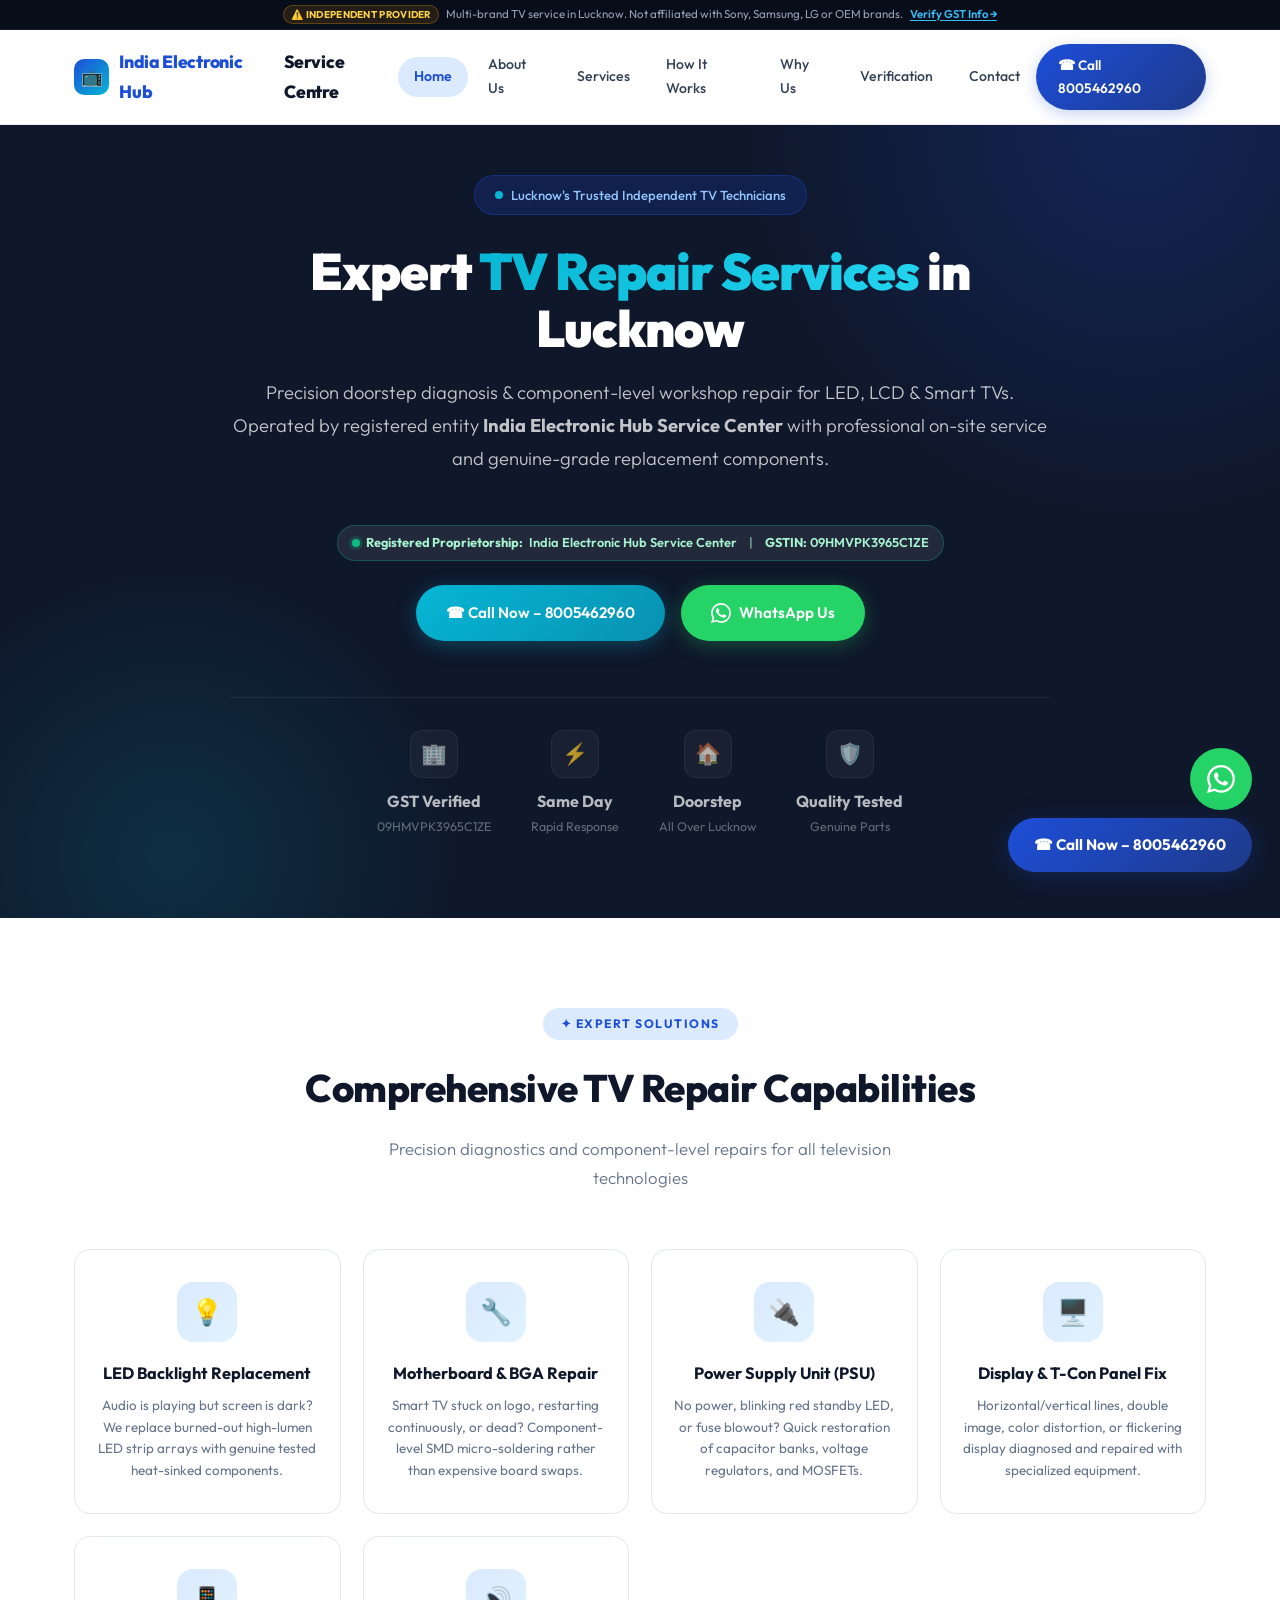
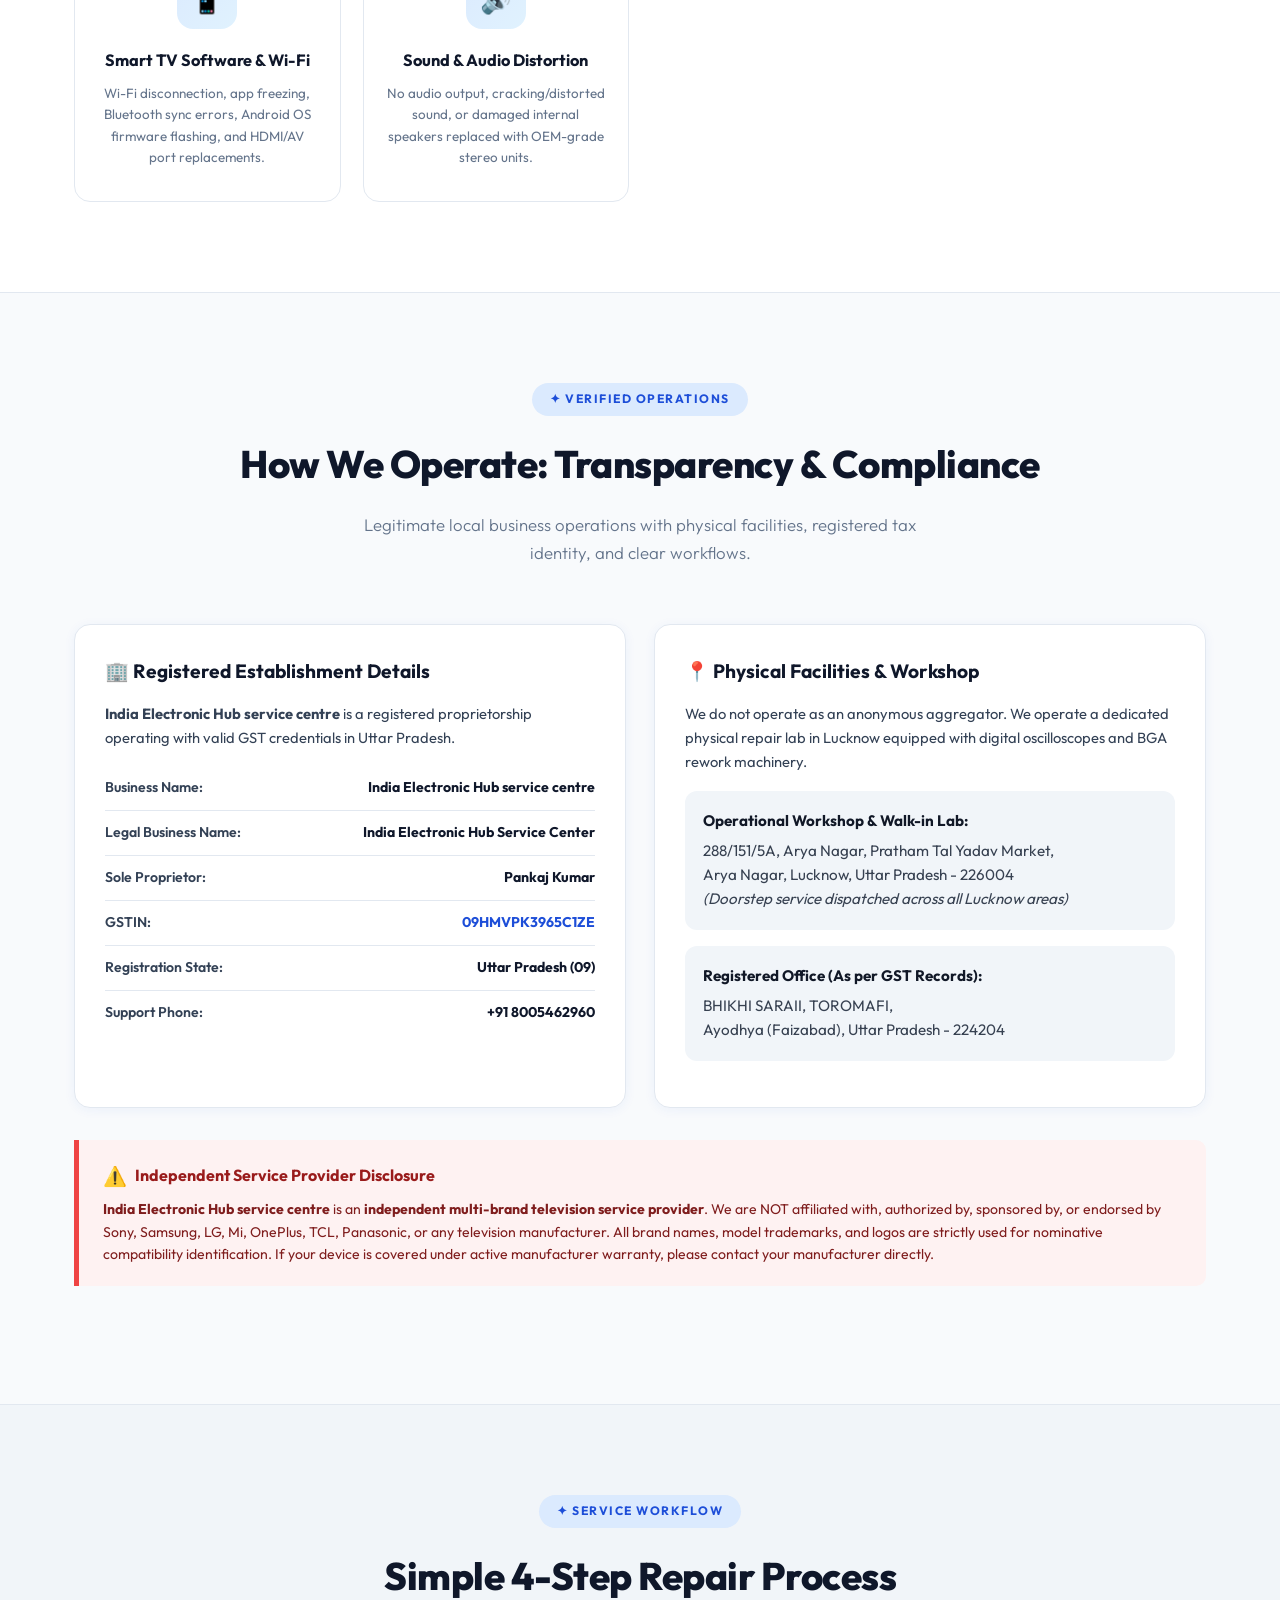
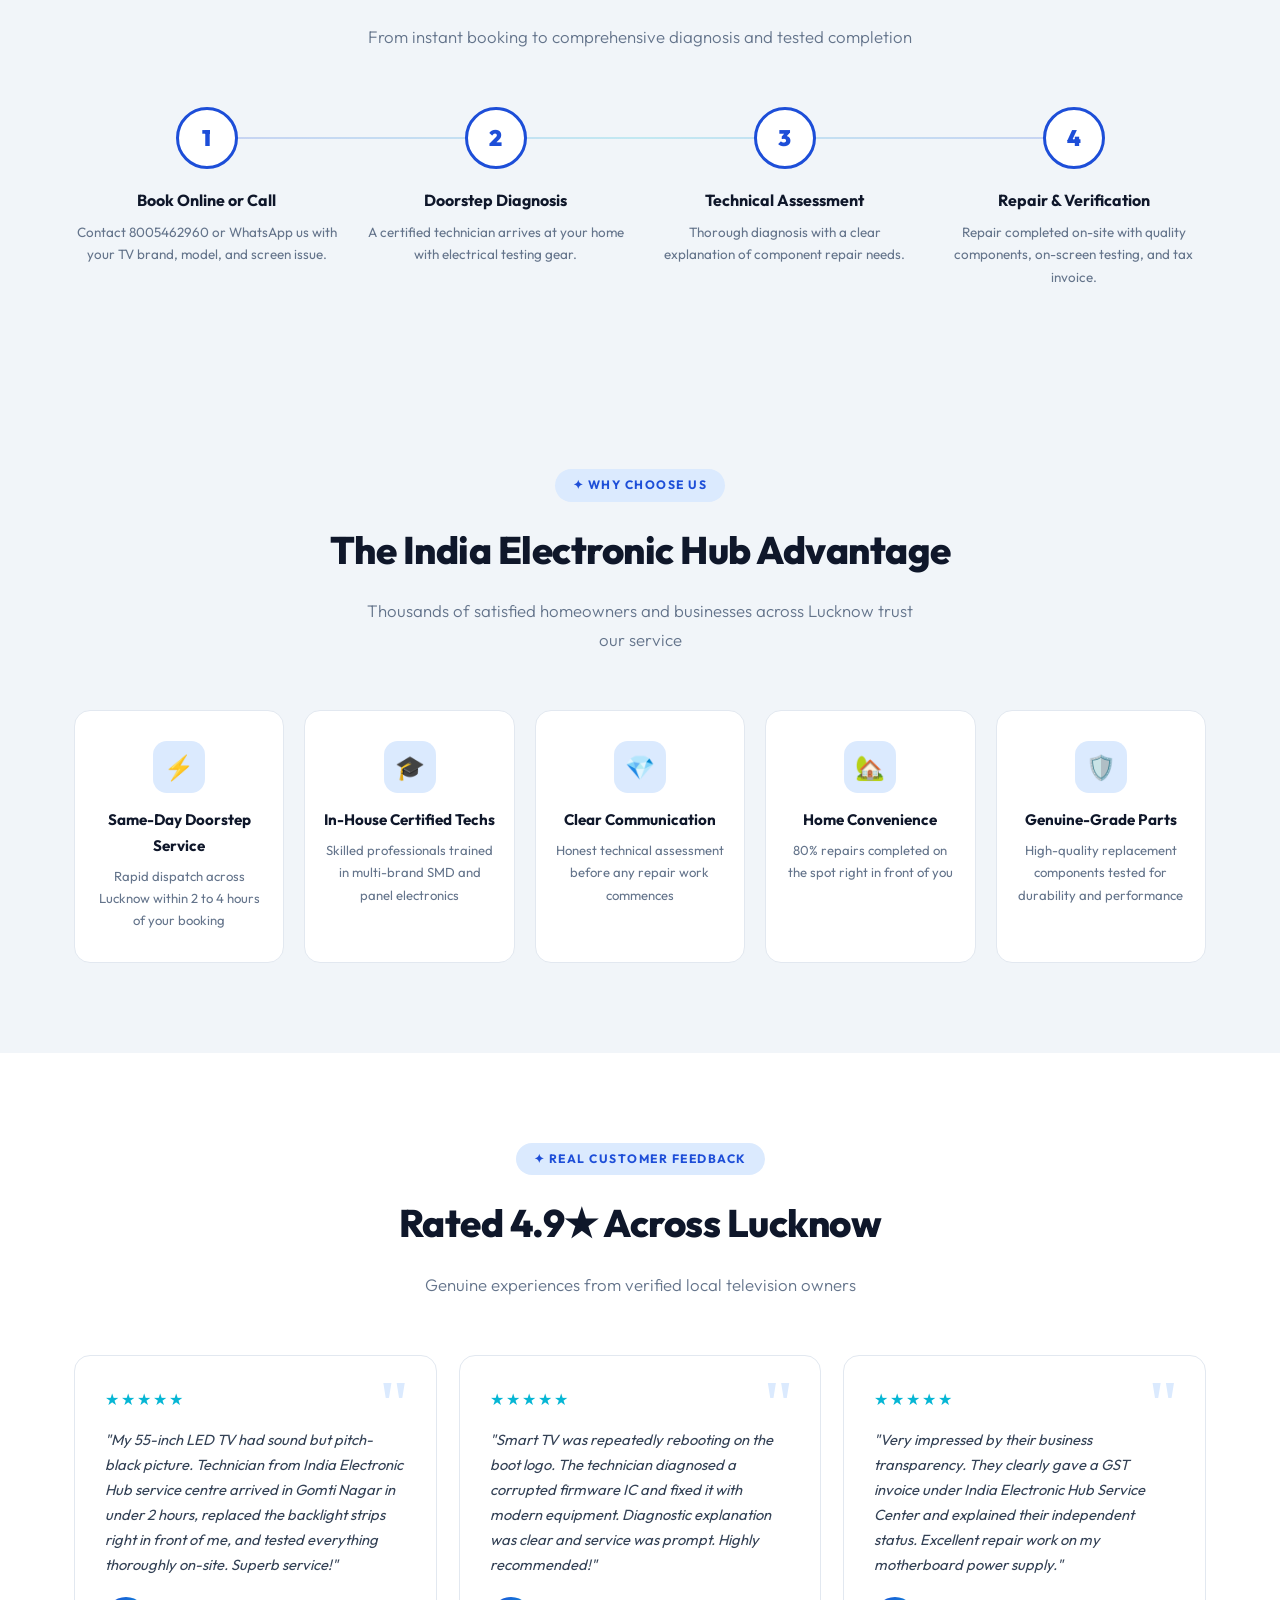
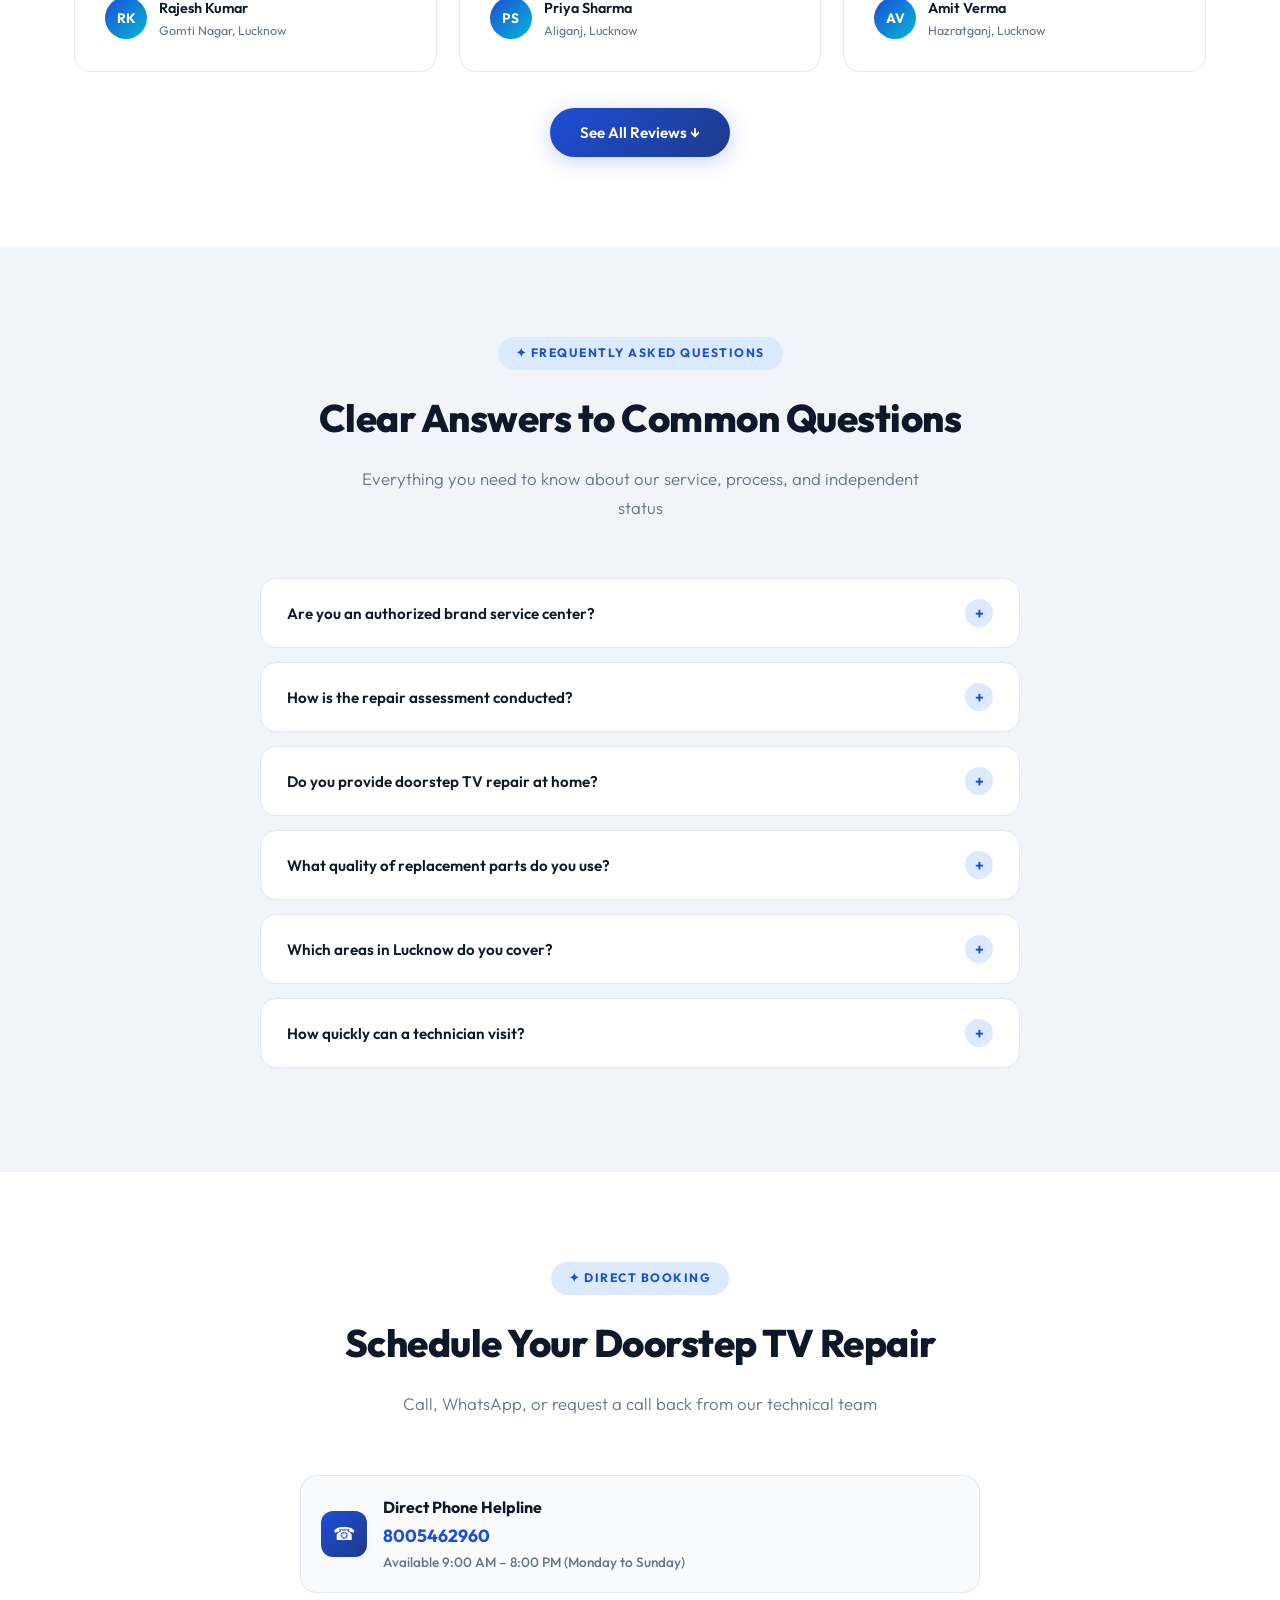
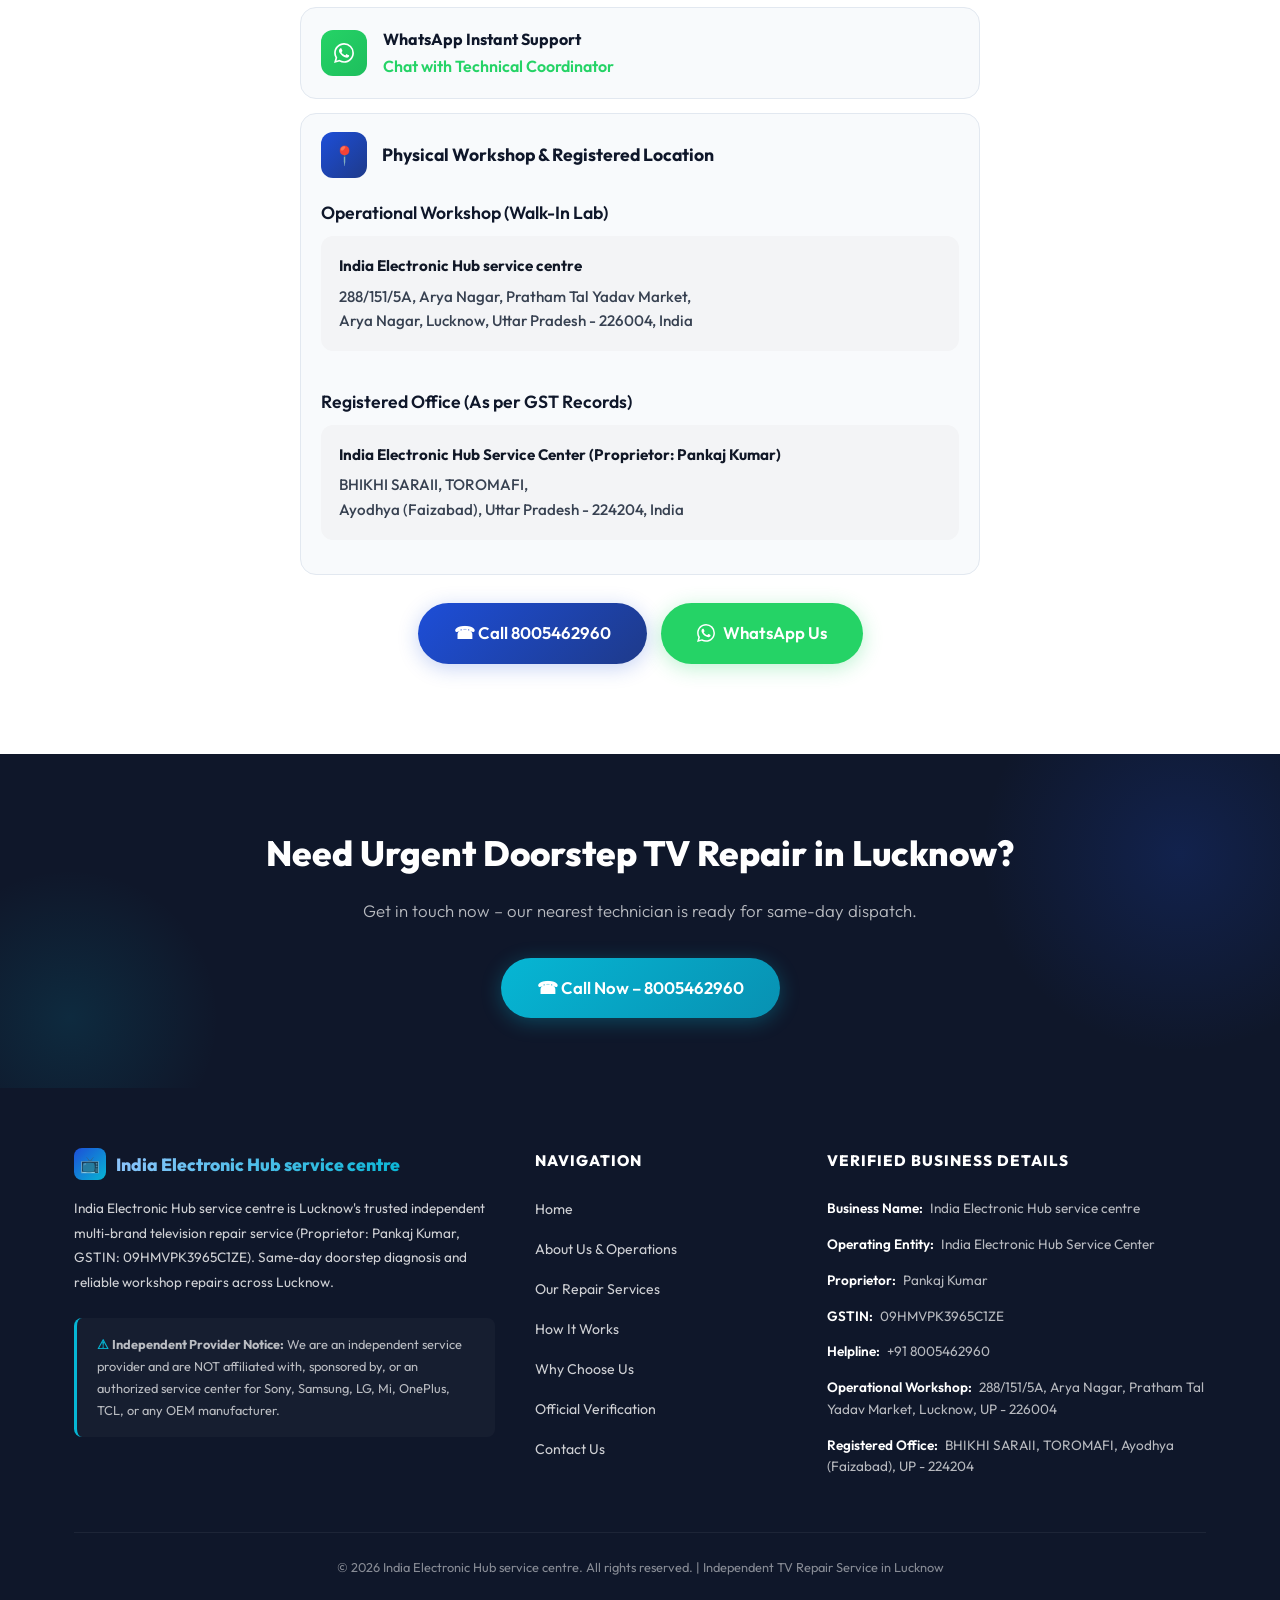
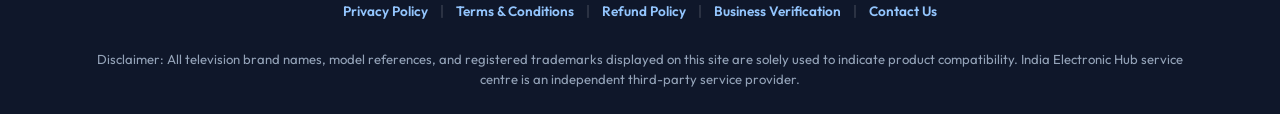
<file: index.html>
<!DOCTYPE html>
<html lang="en">
<head>
<meta charset="UTF-8">
<meta name="viewport" content="width=device-width, initial-scale=1.0">
<title>India Electronic Hub service centre – Independent TV Repair Service in Lucknow | LED, LCD & Smart TV</title>
<meta name="description" content="India Electronic Hub service centre offers expert LED, LCD & Smart TV repair in Lucknow. Same-day doorstep service by certified technicians (GSTIN: 09HMVPK3965C1ZE). Call 8005462960.">
<meta name="keywords" content="TV repair Lucknow, LED TV repair Lucknow, Smart TV repair Lucknow, LCD TV service Lucknow, India Electronic Hub service centre, Pankaj Kumar">
<link rel="stylesheet" href="style.css">
<link rel="icon" type="image/svg+xml" href="data:image/svg+xml,<svg xmlns='http://www.w3.org/2000/svg' viewBox='0 0 100 100'><text y='.9em' font-size='90'>📺</text></svg>">
<link rel="canonical" href="https://indiaelectronichub.vercel.app/">
<meta property="og:title" content="India Electronic Hub service centre - Independent TV Repair Lucknow">
<meta property="og:description" content="Expert LED, LCD & Smart TV repair in Lucknow. Same-day doorstep service by India Electronic Hub service centre (GST: 09HMVPK3965C1ZE). Call 8005462960.">
<meta property="og:url" content="https://indiaelectronichub.vercel.app/">
<meta property="og:type" content="website">
<script type="application/ld+json">
{
  "@context": "https://schema.org",
  "@type": "LocalBusiness",
  "name": "India Electronic Hub service centre",
  "alternateName": "India Electronic Hub service centre",
  "url": "https://indiaelectronichub.vercel.app/",
  "telephone": "+918005462960",
  "address": [
    {
      "@type": "PostalAddress",
      "streetAddress": "BHIKHI SARAII, TOROMAFI",
      "addressLocality": "Ayodhya",
      "addressRegion": "UP",
      "postalCode": "224204",
      "addressCountry": "IN"
    },
    {
      "@type": "PostalAddress",
      "streetAddress": "288/151/5A, ARYA NAGAR, PRATHAM TAL YADAV MARKET",
      "addressLocality": "Lucknow",
      "addressRegion": "UP",
      "postalCode": "226004",
      "addressCountry": "IN"
    }
  ],
  "openingHoursSpecification": [
    {
      "@type": "OpeningHoursSpecification",
      "dayOfWeek": ["Monday","Tuesday","Wednesday","Thursday","Friday","Saturday","Sunday"],
      "opens": "09:00",
      "closes": "20:00"
    }
  ],
  "areaServed": ["Lucknow", "Ayodhya"],
  "taxID": "09HMVPK3965C1ZE"
}
</script>
</head>
<body>

<!-- TOP COMPLIANCE BAR -->
<div class="top-compliance-bar">
  <div class="top-compliance-inner">
    <span class="compliance-tag">⚠️ Independent Provider</span>
    <span class="compliance-text">Multi-brand TV service in Lucknow. Not affiliated with Sony, Samsung, LG or OEM brands.</span>
    <a href="business-verification.html" class="compliance-link">Verify GST Info &rarr;</a>
  </div>
</div>

<!-- HEADER -->
<header class="header" id="header">
  <div class="header-inner">
    <a href="index.html" class="logo">
      <span class="logo-icon">📺</span>
      India Electronic Hub <span>Service Centre</span>
    </a>
    <nav class="nav" id="desktopNav">
      <a href="index.html" class="active">Home</a>
      <a href="about.html">About Us</a>
      <a href="#services">Services</a>
      <a href="#process">How It Works</a>
      <a href="#why">Why Us</a>
      <a href="business-verification.html">Verification</a>
      <a href="contact.html">Contact</a>
    </nav>
    <a href="tel:8005462960" class="header-cta" id="headerCallBtn">&#9742; Call 8005462960</a>
    <button class="menu-toggle" id="menuToggle" aria-label="Open menu">&#9776;</button>
  </div>
</header>

<!-- MOBILE NAV -->
<div class="mobile-nav" id="mobileNav">
  <button class="close-btn" id="closeNav" aria-label="Close menu">&times;</button>
  <a href="index.html">Home</a>
  <a href="about.html">About Us</a>
  <a href="#services">Services</a>
  <a href="#process">How It Works</a>
  <a href="#why">Why Us</a>
  <a href="business-verification.html">Verification</a>
  <a href="contact.html">Contact</a>
  <a href="tel:8005462960" class="mobile-phone-btn">&#9742; Call 8005462960</a>
</div>

<!-- HERO -->
<section class="hero" id="home">
  <div class="container">
    <div class="hero-content">
      <div class="hero-badge">
        <span class="badge-dot"></span>
        Lucknow's Trusted Independent TV Technicians
      </div>
      <h1>Expert <span class="highlight">TV Repair Services</span> in Lucknow</h1>
      <p>Precision doorstep diagnosis & component-level workshop repair for LED, LCD & Smart TVs. Operated by registered entity <strong>India Electronic Hub Service Center</strong> with professional on-site service and genuine-grade replacement components.</p>
      
      <div style="margin-bottom: 24px;">
        <div class="verified-entity-badge" style="background:rgba(255,255,255,0.08);color:#A7F3D0;border-color:rgba(16,185,129,0.3);">
          <span style="display:inline-flex;align-items:center;gap:6px;">
            <span class="verified-dot"></span>
            <strong>Registered Proprietorship:</strong> India Electronic Hub Service Center
          </span>
          <span style="opacity:0.6;margin:0 4px;">|</span>
          <span><strong>GSTIN:</strong> 09HMVPK3965C1ZE</span>
        </div>
      </div>

      <div class="hero-buttons">
        <a href="tel:8005462960" class="btn btn-primary" id="heroCallBtn">&#9742; Call Now &ndash; 8005462960</a>
        <a href="https://wa.me/918005462960?text=Hi%2C%20I%20need%20TV%20repair%20service%20in%20Lucknow" target="_blank" class="btn btn-whatsapp" id="heroWhatsappBtn">
          <svg width="20" height="20" viewBox="0 0 24 24" fill="currentColor"><path d="M17.472 14.382c-.297-.149-1.758-.867-2.03-.967-.273-.099-.471-.148-.67.15-.197.297-.767.966-.94 1.164-.173.199-.347.223-.644.075-.297-.15-1.255-.463-2.39-1.475-.883-.788-1.48-1.761-1.653-2.059-.173-.297-.018-.458.13-.606.134-.133.298-.347.446-.52.149-.174.198-.298.298-.497.099-.198.05-.371-.025-.52-.075-.149-.669-1.612-.916-2.207-.242-.579-.487-.5-.669-.51-.173-.008-.371-.01-.57-.01-.198 0-.52.074-.792.372-.272.297-1.04 1.016-1.04 2.479 0 1.462 1.065 2.875 1.213 3.074.149.198 2.096 3.2 5.077 4.487.709.306 1.262.489 1.694.625.712.227 1.36.195 1.871.118.571-.085 1.758-.719 2.006-1.413.248-.694.248-1.289.173-1.413-.074-.124-.272-.198-.57-.347m-5.421 7.403h-.004a9.87 9.87 0 01-5.031-1.378l-.361-.214-3.741.982.998-3.648-.235-.374a9.86 9.86 0 01-1.51-5.26c.001-5.45 4.436-9.884 9.888-9.884 2.64 0 5.122 1.03 6.988 2.898a9.825 9.825 0 012.893 6.994c-.003 5.45-4.437 9.884-9.885 9.884m8.413-18.297A11.815 11.815 0 0012.05 0C5.495 0 .16 5.335.157 11.892c0 2.096.547 4.142 1.588 5.945L.057 24l6.305-1.654a11.882 11.882 0 005.683 1.448h.005c6.554 0 11.89-5.335 11.893-11.893a11.821 11.821 0 00-3.48-8.413z"/></svg>
          WhatsApp Us
        </a>
      </div>

      <div class="trust-bar">
        <div class="trust-item">
          <div class="t-icon">🏢</div>
          <strong>GST Verified</strong>
          <span>09HMVPK3965C1ZE</span>
        </div>
        <div class="trust-item">
          <div class="t-icon">⚡</div>
          <strong>Same Day</strong>
          <span>Rapid Response</span>
        </div>
        <div class="trust-item">
          <div class="t-icon">🏠</div>
          <strong>Doorstep</strong>
          <span>All Over Lucknow</span>
        </div>
        <div class="trust-item">
          <div class="t-icon">🛡️</div>
          <strong>Quality Tested</strong>
          <span>Genuine Parts</span>
        </div>
      </div>
    </div>
  </div>
</section>

<!-- SERVICES -->
<section class="section" id="services">
  <div class="container">
    <div class="section-header">
      <div class="label">✦ Expert Solutions</div>
      <h2>Comprehensive TV Repair Capabilities</h2>
      <p>Precision diagnostics and component-level repairs for all television technologies</p>
    </div>
    <div class="services-grid">
      <a href="tel:8005462960" class="service-card" id="serviceLed">
        <div class="s-icon">💡</div>
        <h3>LED Backlight Replacement</h3>
        <p>Audio is playing but screen is dark? We replace burned-out high-lumen LED strip arrays with genuine tested heat-sinked components.</p>
      </a>
      <a href="tel:8005462960" class="service-card" id="serviceMotherboard">
        <div class="s-icon">🔧</div>
        <h3>Motherboard & BGA Repair</h3>
        <p>Smart TV stuck on logo, restarting continuously, or dead? Component-level SMD micro-soldering rather than expensive board swaps.</p>
      </a>
      <a href="tel:8005462960" class="service-card" id="servicePower">
        <div class="s-icon">🔌</div>
        <h3>Power Supply Unit (PSU)</h3>
        <p>No power, blinking red standby LED, or fuse blowout? Quick restoration of capacitor banks, voltage regulators, and MOSFETs.</p>
      </a>
      <a href="tel:8005462960" class="service-card" id="serviceDisplay">
        <div class="s-icon">🖥️</div>
        <h3>Display & T-Con Panel Fix</h3>
        <p>Horizontal/vertical lines, double image, color distortion, or flickering display diagnosed and repaired with specialized equipment.</p>
      </a>
      <a href="tel:8005462960" class="service-card" id="serviceSmart">
        <div class="s-icon">📱</div>
        <h3>Smart TV Software & Wi-Fi</h3>
        <p>Wi-Fi disconnection, app freezing, Bluetooth sync errors, Android OS firmware flashing, and HDMI/AV port replacements.</p>
      </a>
      <a href="tel:8005462960" class="service-card" id="serviceSound">
        <div class="s-icon">🔊</div>
        <h3>Sound & Audio Distortion</h3>
        <p>No audio output, cracking/distorted sound, or damaged internal speakers replaced with OEM-grade stereo units.</p>
      </a>
    </div>
  </div>
</section>

<!-- OPERATIONAL TRANSPARENCY & VERIFIED BUSINESS SHOWCASE -->
<section class="section transparency-section" id="transparency">
  <div class="container">
    <div class="section-header">
      <div class="label">✦ Verified Operations</div>
      <h2>How We Operate: Transparency & Compliance</h2>
      <p>Legitimate local business operations with physical facilities, registered tax identity, and clear workflows.</p>
    </div>

    <div class="transparency-grid">
      <!-- Card 1: Registered Entity Details -->
      <div class="transparency-card">
        <h3>🏢 Registered Establishment Details</h3>
        <p><strong>India Electronic Hub service centre</strong> is a registered proprietorship operating with valid GST credentials in Uttar Pradesh.</p>
        
        <ul class="verification-kv-list">
          <li><span class="kv-key">Business Name:</span> <span class="kv-value">India Electronic Hub service centre</span></li>
          <li><span class="kv-key">Legal Business Name:</span> <span class="kv-value">India Electronic Hub Service Center</span></li>
          <li><span class="kv-key">Sole Proprietor:</span> <span class="kv-value">Pankaj Kumar</span></li>
          <li><span class="kv-key">GSTIN:</span> <span class="kv-value" style="color:var(--primary)">09HMVPK3965C1ZE</span></li>
          <li><span class="kv-key">Registration State:</span> <span class="kv-value">Uttar Pradesh (09)</span></li>
          <li><span class="kv-key">Support Phone:</span> <span class="kv-value">+91 8005462960</span></li>
        </ul>
      </div>

      <!-- Card 2: Physical Workshop & Service Area -->
      <div class="transparency-card">
        <h3>📍 Physical Facilities & Workshop</h3>
        <p>We do not operate as an anonymous aggregator. We operate a dedicated physical repair lab in Lucknow equipped with digital oscilloscopes and BGA rework machinery.</p>

        <div class="address-custom-card" style="margin-top:14px;background:#F1F5F9;">
          <strong>Operational Workshop & Walk-in Lab:</strong>
          288/151/5A, Arya Nagar, Pratham Tal Yadav Market,<br>
          Arya Nagar, Lucknow, Uttar Pradesh - 226004<br>
          <em>(Doorstep service dispatched across all Lucknow areas)</em>
        </div>

        <div class="address-custom-card" style="background:#F1F5F9;">
          <strong>Registered Office (As per GST Records):</strong>
          BHIKHI SARAII, TOROMAFI,<br>
          Ayodhya (Faizabad), Uttar Pradesh - 224204
        </div>
      </div>
    </div>

    <!-- Prominent Disclaimer Box -->
    <div class="prominent-disclaimer-box" style="margin-top:32px;">
      <h4><span style="font-size:1.2rem">⚠️</span> Independent Service Provider Disclosure</h4>
      <p><strong>India Electronic Hub service centre</strong> is an <strong>independent multi-brand television service provider</strong>. We are NOT affiliated with, authorized by, sponsored by, or endorsed by Sony, Samsung, LG, Mi, OnePlus, TCL, Panasonic, or any television manufacturer. All brand names, model trademarks, and logos are strictly used for nominative compatibility identification. If your device is covered under active manufacturer warranty, please contact your manufacturer directly.</p>
    </div>
  </div>
</section>

<!-- HOW IT WORKS -->
<section class="section section-alt" id="process">
  <div class="container">
    <div class="section-header">
      <div class="label">✦ Service Workflow</div>
      <h2>Simple 4-Step Repair Process</h2>
      <p>From instant booking to comprehensive diagnosis and tested completion</p>
    </div>
    <div class="process-grid">
      <div class="process-card" id="step1">
        <div class="step">1</div>
        <h3>Book Online or Call</h3>
        <p>Contact 8005462960 or WhatsApp us with your TV brand, model, and screen issue.</p>
      </div>
      <div class="process-card" id="step2">
        <div class="step">2</div>
        <h3>Doorstep Diagnosis</h3>
        <p>A certified technician arrives at your home with electrical testing gear.</p>
      </div>
      <div class="process-card" id="step3">
        <div class="step">3</div>
        <h3>Technical Assessment</h3>
        <p>Thorough diagnosis with a clear explanation of component repair needs.</p>
      </div>
      <div class="process-card" id="step4">
        <div class="step">4</div>
        <h3>Repair & Verification</h3>
        <p>Repair completed on-site with quality components, on-screen testing, and tax invoice.</p>
      </div>
    </div>
  </div>
</section>

<!-- WHY CHOOSE US -->
<section class="section section-alt" id="why">
  <div class="container">
    <div class="section-header">
      <div class="label">✦ Why Choose Us</div>
      <h2>The India Electronic Hub Advantage</h2>
      <p>Thousands of satisfied homeowners and businesses across Lucknow trust our service</p>
    </div>
    <div class="why-grid">
      <div class="why-card" id="whySameDay">
        <div class="w-icon">⚡</div>
        <h3>Same-Day Doorstep Service</h3>
        <p>Rapid dispatch across Lucknow within 2 to 4 hours of your booking</p>
      </div>
      <div class="why-card" id="whyCertified">
        <div class="w-icon">🎓</div>
        <h3>In-House Certified Techs</h3>
        <p>Skilled professionals trained in multi-brand SMD and panel electronics</p>
      </div>
      <div class="why-card" id="whyTransparent">
        <div class="w-icon">💎</div>
        <h3>Clear Communication</h3>
        <p>Honest technical assessment before any repair work commences</p>
      </div>
      <div class="why-card" id="whyDoorstep">
        <div class="w-icon">🏡</div>
        <h3>Home Convenience</h3>
        <p>80% repairs completed on the spot right in front of you</p>
      </div>
      <div class="why-card" id="whyQuality">
        <div class="w-icon">🛡️</div>
        <h3>Genuine-Grade Parts</h3>
        <p>High-quality replacement components tested for durability and performance</p>
      </div>
    </div>
  </div>
</section>

<!-- REVIEWS -->
<section class="section" id="reviews">
  <div class="container">
    <div class="section-header">
      <div class="label">✦ Real Customer Feedback</div>
      <h2>Rated 4.9★ Across Lucknow</h2>
      <p>Genuine experiences from verified local television owners</p>
    </div>
    <div class="reviews-grid">
      <div class="review-card" id="review1">
        <div class="review-stars">★★★★★</div>
        <p>"My 55-inch LED TV had sound but pitch-black picture. Technician from India Electronic Hub service centre arrived in Gomti Nagar in under 2 hours, replaced the backlight strips right in front of me, and tested everything thoroughly on-site. Superb service!"</p>
        <div class="reviewer"><div class="reviewer-avatar">RK</div><div><div class="reviewer-name">Rajesh Kumar</div><div class="reviewer-loc">Gomti Nagar, Lucknow</div></div></div>
      </div>
      <div class="review-card" id="review2">
        <div class="review-stars">★★★★★</div>
        <p>"Smart TV was repeatedly rebooting on the boot logo. The technician diagnosed a corrupted firmware IC and fixed it with modern equipment. Diagnostic explanation was clear and service was prompt. Highly recommended!"</p>
        <div class="reviewer"><div class="reviewer-avatar">PS</div><div><div class="reviewer-name">Priya Sharma</div><div class="reviewer-loc">Aliganj, Lucknow</div></div></div>
      </div>
      <div class="review-card" id="review3">
        <div class="review-stars">★★★★★</div>
        <p>"Very impressed by their business transparency. They clearly gave a GST invoice under India Electronic Hub Service Center and explained their independent status. Excellent repair work on my motherboard power supply."</p>
        <div class="reviewer"><div class="reviewer-avatar">AV</div><div><div class="reviewer-name">Amit Verma</div><div class="reviewer-loc">Hazratganj, Lucknow</div></div></div>
      </div>
      <div class="review-card hidden-review" id="review4">
        <div class="review-stars">★★★★★</div>
        <p>"Screen had faint horizontal flickering. The technician inspected the T-Con ribbon cables and fixed the issue without demanding an expensive panel change. Very honest team."</p>
        <div class="reviewer"><div class="reviewer-avatar">SM</div><div><div class="reviewer-name">Sneha Mishra</div><div class="reviewer-loc">Indira Nagar, Lucknow</div></div></div>
      </div>
      <div class="review-card hidden-review" id="review5">
        <div class="review-stars">★★★★★</div>
        <p>"Zero hidden complications and completely honest service. The repair was completed in 45 minutes with genuine parts."</p>
        <div class="reviewer"><div class="reviewer-avatar">VG</div><div><div class="reviewer-name">Vikram Gupta</div><div class="reviewer-loc">Mahanagar, Lucknow</div></div></div>
      </div>
      <div class="review-card hidden-review" id="review6">
        <div class="review-stars">★★★★★</div>
        <p>"Power surge killed my TV during a thunderstorm. Technician replaced the internal surge diode and capacitors on the power supply board. Saved me from buying a new TV."</p>
        <div class="reviewer"><div class="reviewer-avatar">NK</div><div><div class="reviewer-name">Neha Kapoor</div><div class="reviewer-loc">Arya Nagar, Lucknow</div></div></div>
      </div>
    </div>
    <div style="text-align:center;margin-top:36px">
      <button class="btn btn-secondary" id="seeAllReviewsBtn" onclick="toggleAllReviews()">See All Reviews ↓</button>
    </div>
  </div>
</section>

<!-- FAQ -->
<section class="section section-alt" id="faq">
  <div class="container">
    <div class="section-header">
      <div class="label">✦ Frequently Asked Questions</div>
      <h2>Clear Answers to Common Questions</h2>
      <p>Everything you need to know about our service, process, and independent status</p>
    </div>
    <div class="faq-list">
      <div class="faq-item" id="faq1">
        <button class="faq-q" onclick="toggleFaq(this)">Are you an authorized brand service center? <span class="icon">+</span></button>
        <div class="faq-a">No. India Electronic Hub service centre is an <strong>independent multi-brand third-party television repair facility</strong> (Proprietor: Pankaj Kumar, GSTIN: 09HMVPK3965C1ZE). We are not affiliated with, endorsed by, or authorized by Samsung, Sony, LG, Mi, or any specific TV manufacturer. We specialize in post-warranty repair solutions with genuine-grade tested components.</div>
      </div>
      <div class="faq-item" id="faq2">
        <button class="faq-q" onclick="toggleFaq(this)">How is the repair assessment conducted? <span class="icon">+</span></button>
        <div class="faq-a">Our technician visits your location and performs an electrical diagnosis using specialized testing instruments. Once the exact issue is identified (such as power board, backlight, or display processor), our technician explains the necessary repairs before starting any work.</div>
      </div>
      <div class="faq-item" id="faq3">
        <button class="faq-q" onclick="toggleFaq(this)">Do you provide doorstep TV repair at home? <span class="icon">+</span></button>
        <div class="faq-a">Yes! More than 80% of common TV issues (LED backlights, power supply capacitors, speaker faults, software crashes) are diagnosed and repaired right at your home in your presence. In rare cases requiring BGA micro-soldering or panel bonding, the unit is taken to our Arya Nagar workshop with a signed acknowledgement receipt.</div>
      </div>
      <div class="faq-item" id="faq4">
        <button class="faq-q" onclick="toggleFaq(this)">What quality of replacement parts do you use? <span class="icon">+</span></button>
        <div class="faq-a">We use high-grade, pre-tested electronic components and OEM-spec modules compatible with your TV brand and model. All repairs are verified on-site with multi-meter and signal testing before handover.</div>
      </div>
      <div class="faq-item" id="faq5">
        <button class="faq-q" onclick="toggleFaq(this)">Which areas in Lucknow do you cover? <span class="icon">+</span></button>
        <div class="faq-a">We provide same-day doorstep service across all sectors and localities of Lucknow, including Gomti Nagar, Hazratganj, Aliganj, Indira Nagar, Mahanagar, Arya Nagar, Alambagh, Charbagh, Chinhat, Rajajipuram, Vikas Nagar, Ashiyana, and surrounding areas.</div>
      </div>
      <div class="faq-item" id="faq6">
        <button class="faq-q" onclick="toggleFaq(this)">How quickly can a technician visit? <span class="icon">+</span></button>
        <div class="faq-a">We aim for same-day dispatch. In most Lucknow areas, our nearest mobile technician can arrive at your premises within 2 to 4 hours of confirmation. For emergency requests, priority dispatch is available.</div>
      </div>
    </div>
  </div>
</section>

<!-- CONTACT & BOOKING -->
<section class="section" id="contact">
  <div class="container">
    <div class="section-header">
      <div class="label">✦ Direct Booking</div>
      <h2>Schedule Your Doorstep TV Repair</h2>
      <p>Call, WhatsApp, or request a call back from our technical team</p>
    </div>

    <div style="max-width:680px;margin:0 auto">
      <div class="contact-detail" id="contactPhone">
        <div class="c-icon">&#9742;</div>
        <div>
          <strong>Direct Phone Helpline</strong><br>
          <a href="tel:8005462960" style="color:var(--primary);font-weight:700;font-size:1.1rem">8005462960</a>
          <span style="font-size:0.85rem;color:var(--text-light);display:block;">Available 9:00 AM – 8:00 PM (Monday to Sunday)</span>
        </div>
      </div>


      <div class="contact-detail" id="contactWhatsapp">
        <div class="c-icon" style="background:linear-gradient(135deg,var(--whatsapp),#1EBE5D)">
          <svg width="20" height="20" viewBox="0 0 24 24" fill="white"><path d="M17.472 14.382c-.297-.149-1.758-.867-2.03-.967-.273-.099-.471-.148-.67.15-.197.297-.767.966-.94 1.164-.173.199-.347.223-.644.075-.297-.15-1.255-.463-2.39-1.475-.883-.788-1.48-1.761-1.653-2.059-.173-.297-.018-.458.13-.606.134-.133.298-.347.446-.52.149-.174.198-.298.298-.497.099-.198.05-.371-.025-.52-.075-.149-.669-1.612-.916-2.207-.242-.579-.487-.5-.669-.51-.173-.008-.371-.01-.57-.01-.198 0-.52.074-.792.372-.272.297-1.04 1.016-1.04 2.479 0 1.462 1.065 2.875 1.213 3.074.149.198 2.096 3.2 5.077 4.487.709.306 1.262.489 1.694.625.712.227 1.36.195 1.871.118.571-.085 1.758-.719 2.006-1.413.248-.694.248-1.289.173-1.413-.074-.124-.272-.198-.57-.347m-5.421 7.403h-.004a9.87 9.87 0 01-5.031-1.378l-.361-.214-3.741.982.998-3.648-.235-.374a9.86 9.86 0 01-1.51-5.26c.001-5.45 4.436-9.884 9.888-9.884 2.64 0 5.122 1.03 6.988 2.898a9.825 9.825 0 012.893 6.994c-.003 5.45-4.437 9.884-9.885 9.884m8.413-18.297A11.815 11.815 0 0012.05 0C5.495 0 .16 5.335.157 11.892c0 2.096.547 4.142 1.588 5.945L.057 24l6.305-1.654a11.882 11.882 0 005.683 1.448h.005c6.554 0 11.89-5.335 11.893-11.893a11.821 11.821 0 00-3.48-8.413z"/></svg>
        </div>
        <div>
          <strong>WhatsApp Instant Support</strong><br>
          <a href="https://wa.me/918005462960?text=Hi%2C%20I%20need%20TV%20repair%20service%20in%20Lucknow" target="_blank" style="color:var(--whatsapp);font-weight:600">Chat with Technical Coordinator</a>
        </div>
      </div>

      <div class="contact-detail" id="contactLocation" style="flex-direction: column; align-items: stretch; gap: 0;">
        <div style="display: flex; align-items: center; gap: 15px; margin-bottom: 5px;">
          <div class="c-icon">📍</div>
          <strong style="font-size:1.1rem; color: var(--text);">Physical Workshop & Registered Location</strong>
        </div>
        
        <div class="address-card-heading" style="margin-top: 15px;">Operational Workshop (Walk-In Lab)</div>
        <div class="address-custom-card">
          <strong>India Electronic Hub service centre</strong>
          288/151/5A, Arya Nagar, Pratham Tal Yadav Market,<br>
          Arya Nagar, Lucknow, Uttar Pradesh - 226004, India
        </div>

        <div class="address-card-heading">Registered Office (As per GST Records)</div>
        <div class="address-custom-card">
          <strong>India Electronic Hub Service Center (Proprietor: Pankaj Kumar)</strong>
          BHIKHI SARAII, TOROMAFI,<br>
          Ayodhya (Faizabad), Uttar Pradesh - 224204, India
        </div>
      </div>

      <div style="text-align:center;margin-top:28px;display:flex;gap:14px;justify-content:center;flex-wrap:wrap">
        <a href="tel:8005462960" class="btn btn-secondary" style="padding:16px 36px;font-size:1.05rem" id="contactCallBtn">&#9742; Call 8005462960</a>
        <a href="https://wa.me/918005462960?text=Hi%2C%20I%20need%20TV%20repair%20service%20in%20Lucknow" target="_blank" class="btn btn-whatsapp" style="padding:16px 36px;font-size:1.05rem" id="contactWaBtn">
          <svg width="18" height="18" viewBox="0 0 24 24" fill="currentColor"><path d="M17.472 14.382c-.297-.149-1.758-.867-2.03-.967-.273-.099-.471-.148-.67.15-.197.297-.767.966-.94 1.164-.173.199-.347.223-.644.075-.297-.15-1.255-.463-2.39-1.475-.883-.788-1.48-1.761-1.653-2.059-.173-.297-.018-.458.13-.606.134-.133.298-.347.446-.52.149-.174.198-.298.298-.497.099-.198.05-.371-.025-.52-.075-.149-.669-1.612-.916-2.207-.242-.579-.487-.5-.669-.51-.173-.008-.371-.01-.57-.01-.198 0-.52.074-.792.372-.272.297-1.04 1.016-1.04 2.479 0 1.462 1.065 2.875 1.213 3.074.149.198 2.096 3.2 5.077 4.487.709.306 1.262.489 1.694.625.712.227 1.36.195 1.871.118.571-.085 1.758-.719 2.006-1.413.248-.694.248-1.289.173-1.413-.074-.124-.272-.198-.57-.347m-5.421 7.403h-.004a9.87 9.87 0 01-5.031-1.378l-.361-.214-3.741.982.998-3.648-.235-.374a9.86 9.86 0 01-1.51-5.26c.001-5.45 4.436-9.884 9.888-9.884 2.64 0 5.122 1.03 6.988 2.898a9.825 9.825 0 012.893 6.994c-.003 5.45-4.437 9.884-9.885 9.884m8.413-18.297A11.815 11.815 0 0012.05 0C5.495 0 .16 5.335.157 11.892c0 2.096.547 4.142 1.588 5.945L.057 24l6.305-1.654a11.882 11.882 0 005.683 1.448h.005c6.554 0 11.89-5.335 11.893-11.893a11.821 11.821 0 00-3.48-8.413z"/></svg>
          WhatsApp Us
        </a>
      </div>
    </div>
  </div>
</section>

<!-- CTA BANNER -->
<section class="cta-banner" id="ctaBanner">
  <div class="container">
    <h2>Need Urgent Doorstep TV Repair in Lucknow?</h2>
    <p>Get in touch now &ndash; our nearest technician is ready for same-day dispatch.</p>
    <a href="tel:8005462960" class="btn btn-primary" style="font-size:1.05rem;padding:16px 36px" id="ctaCallBtn">&#9742; Call Now &ndash; 8005462960</a>
  </div>
</section>

<!-- FOOTER -->
<footer class="footer" id="siteFooter">
  <div class="container">
    <div class="footer-grid">
      <div class="footer-col-about">
        <div class="footer-logo">
          <span class="fl-icon">📺</span>
          <span class="fl-text">India Electronic Hub service centre</span>
        </div>
        <p class="footer-about">India Electronic Hub service centre is Lucknow's trusted independent multi-brand television repair service (Proprietor: Pankaj Kumar, GSTIN: 09HMVPK3965C1ZE). Same-day doorstep diagnosis and reliable workshop repairs across Lucknow.</p>
        <div class="footer-disclaimer">
          <span class="warning-icon">⚠</span> <strong>Independent Provider Notice:</strong> We are an independent service provider and are NOT affiliated with, sponsored by, or an authorized service center for Sony, Samsung, LG, Mi, OnePlus, TCL, or any OEM manufacturer.
        </div>
      </div>
      <div class="footer-col-links">
        <h4>NAVIGATION</h4>
        <div class="footer-links">
          <a href="index.html">Home</a>
          <a href="about.html">About Us & Operations</a>
          <a href="#services">Our Repair Services</a>
          <a href="#process">How It Works</a>
          <a href="#why">Why Choose Us</a>
          <a href="business-verification.html">Official Verification</a>
          <a href="contact.html">Contact Us</a>
        </div>
      </div>
      <div class="footer-col-legal">
        <h4>VERIFIED BUSINESS DETAILS</h4>
        <ul class="legal-office-list">
          <li><strong>Business Name:</strong> India Electronic Hub service centre</li>
          <li><strong>Operating Entity:</strong> India Electronic Hub Service Center</li>
          <li><strong>Proprietor:</strong> Pankaj Kumar</li>
          <li><strong>GSTIN:</strong> 09HMVPK3965C1ZE</li>
          <li><strong>Helpline:</strong> +91 8005462960</li>
          <li><strong>Operational Workshop:</strong> 288/151/5A, Arya Nagar, Pratham Tal Yadav Market, Lucknow, UP - 226004</li>
          <li><strong>Registered Office:</strong> BHIKHI SARAII, TOROMAFI, Ayodhya (Faizabad), UP - 224204</li>
        </ul>
      </div>
    </div>
    <div class="footer-bottom">
      <p class="copyright-text">&copy; 2026 India Electronic Hub service centre. All rights reserved. | Independent TV Repair Service in Lucknow</p>
      <div class="footer-bottom-links">
        <a href="privacy-policy.html">Privacy Policy</a> <span class="sep">|</span> 
        <a href="terms-and-conditions.html">Terms & Conditions</a> <span class="sep">|</span> 
        <a href="refund-policy.html">Refund Policy</a> <span class="sep">|</span> 
        <a href="business-verification.html">Business Verification</a> <span class="sep">|</span> 
        <a href="contact.html">Contact Us</a>
      </div>
      <p class="disclaimer-text" style="font-size: 0.82rem; color: #94A3B8; margin-top: 15px; text-align: center; line-height: 1.5; padding: 0 15px;">Disclaimer: All television brand names, model references, and registered trademarks displayed on this site are solely used to indicate product compatibility. India Electronic Hub service centre is an independent third-party service provider.</p>
    </div>
  </div>
</footer>

<!-- FLOATING BUTTONS -->
<a href="https://wa.me/918005462960?text=Hi%2C%20I%20need%20TV%20repair%20service%20in%20Lucknow" target="_blank" class="floating-whatsapp" aria-label="WhatsApp" id="floatingWa">
  <svg width="28" height="28" viewBox="0 0 24 24" fill="white"><path d="M17.472 14.382c-.297-.149-1.758-.867-2.03-.967-.273-.099-.471-.148-.67.15-.197.297-.767.966-.94 1.164-.173.199-.347.223-.644.075-.297-.15-1.255-.463-2.39-1.475-.883-.788-1.48-1.761-1.653-2.059-.173-.297-.018-.458.13-.606.134-.133.298-.347.446-.52.149-.174.198-.298.298-.497.099-.198.05-.371-.025-.52-.075-.149-.669-1.612-.916-2.207-.242-.579-.487-.5-.669-.51-.173-.008-.371-.01-.57-.01-.198 0-.52.074-.792.372-.272.297-1.04 1.016-1.04 2.479 0 1.462 1.065 2.875 1.213 3.074.149.198 2.096 3.2 5.077 4.487.709.306 1.262.489 1.694.625.712.227 1.36.195 1.871.118.571-.085 1.758-.719 2.006-1.413.248-.694.248-1.289.173-1.413-.074-.124-.272-.198-.57-.347m-5.421 7.403h-.004a9.87 9.87 0 01-5.031-1.378l-.361-.214-3.741.982.998-3.648-.235-.374a9.86 9.86 0 01-1.51-5.26c.001-5.45 4.436-9.884 9.888-9.884 2.64 0 5.122 1.03 6.988 2.898a9.825 9.825 0 012.893 6.994c-.003 5.45-4.437 9.884-9.885 9.884m8.413-18.297A11.815 11.815 0 0012.05 0C5.495 0 .16 5.335.157 11.892c0 2.096.547 4.142 1.588 5.945L.057 24l6.305-1.654a11.882 11.882 0 005.683 1.448h.005c6.554 0 11.89-5.335 11.893-11.893a11.821 11.821 0 00-3.48-8.413z"/></svg>
</a>
<a href="tel:8005462960" class="floating-call" id="floatingCall">&#9742; Call Now – 8005462960</a>

<script>
// Sticky header effect
window.addEventListener("scroll", function() {
  document.getElementById("header").classList.toggle("scrolled", window.scrollY > 40);
});

// Mobile nav toggle
document.getElementById("menuToggle").addEventListener("click", function() {
  document.getElementById("mobileNav").classList.add("open");
});
document.getElementById("closeNav").addEventListener("click", function() {
  document.getElementById("mobileNav").classList.remove("open");
});

document.querySelectorAll('.mobile-nav a:not(.close-btn):not(.mobile-phone-btn)').forEach(function(link) {
  link.addEventListener('click', function() {
    document.getElementById('mobileNav').classList.remove('open');
  });
});

// FAQ accordion
function toggleFaq(btn) {
  var item = btn.parentElement;
  document.querySelectorAll('.faq-item.open').forEach(function(el) {
    if (el !== item) el.classList.remove('open');
  });
  item.classList.toggle("open");
}

// Scroll-triggered fade-in animation
var observerOptions = { threshold: 0.12, rootMargin: '0px 0px -30px 0px' };
var observer = new IntersectionObserver(function(entries) {
  entries.forEach(function(entry) {
    if (entry.isIntersecting) {
      entry.target.style.opacity = '1';
      entry.target.style.transform = 'translateY(0)';
    }
  });
}, observerOptions);

document.querySelectorAll('.service-card, .why-card, .process-card, .pricing-card, .review-card:not(.hidden-review)').forEach(function(el) {
  el.style.opacity = '0';
  el.style.transform = 'translateY(20px)';
  el.style.transition = 'opacity 0.5s cubic-bezier(0.22,1,0.36,1), transform 0.5s cubic-bezier(0.22,1,0.36,1)';
  observer.observe(el);
});

// Toggle all reviews
function toggleAllReviews() {
  var hidden = document.querySelectorAll('.hidden-review');
  var btn = document.getElementById('seeAllReviewsBtn');
  var isShowing = hidden[0].style.display === 'block';
  hidden.forEach(function(el) {
    if (isShowing) {
      el.style.display = 'none';
    } else {
      el.style.display = 'block';
      el.style.opacity = '0';
      el.style.transform = 'translateY(20px)';
      el.style.transition = 'opacity 0.5s cubic-bezier(0.22,1,0.36,1), transform 0.5s cubic-bezier(0.22,1,0.36,1)';
      setTimeout(function() { el.style.opacity = '1'; el.style.transform = 'translateY(0)'; }, 50);
    }
  });
  btn.textContent = isShowing ? 'See All Reviews ↓' : 'Show Less ↑';
}
</script>
</body>
</html>
</file>
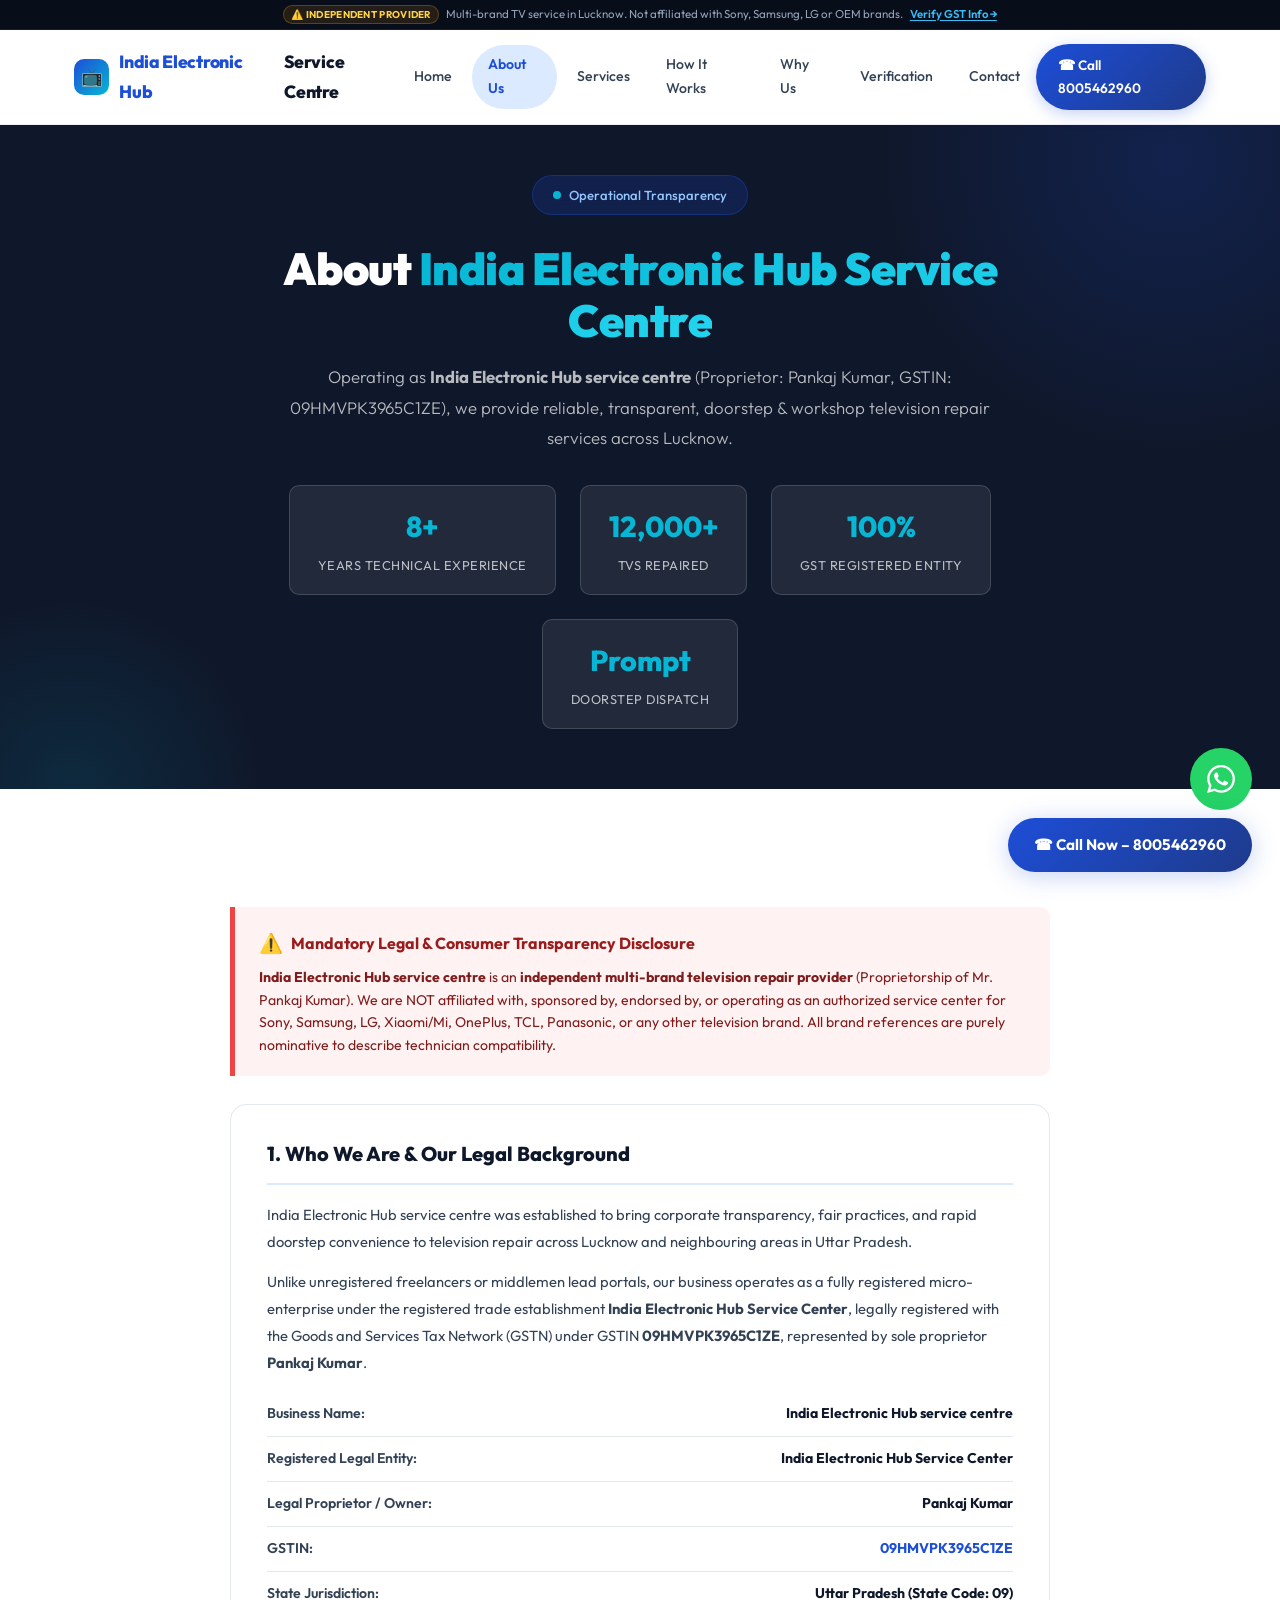
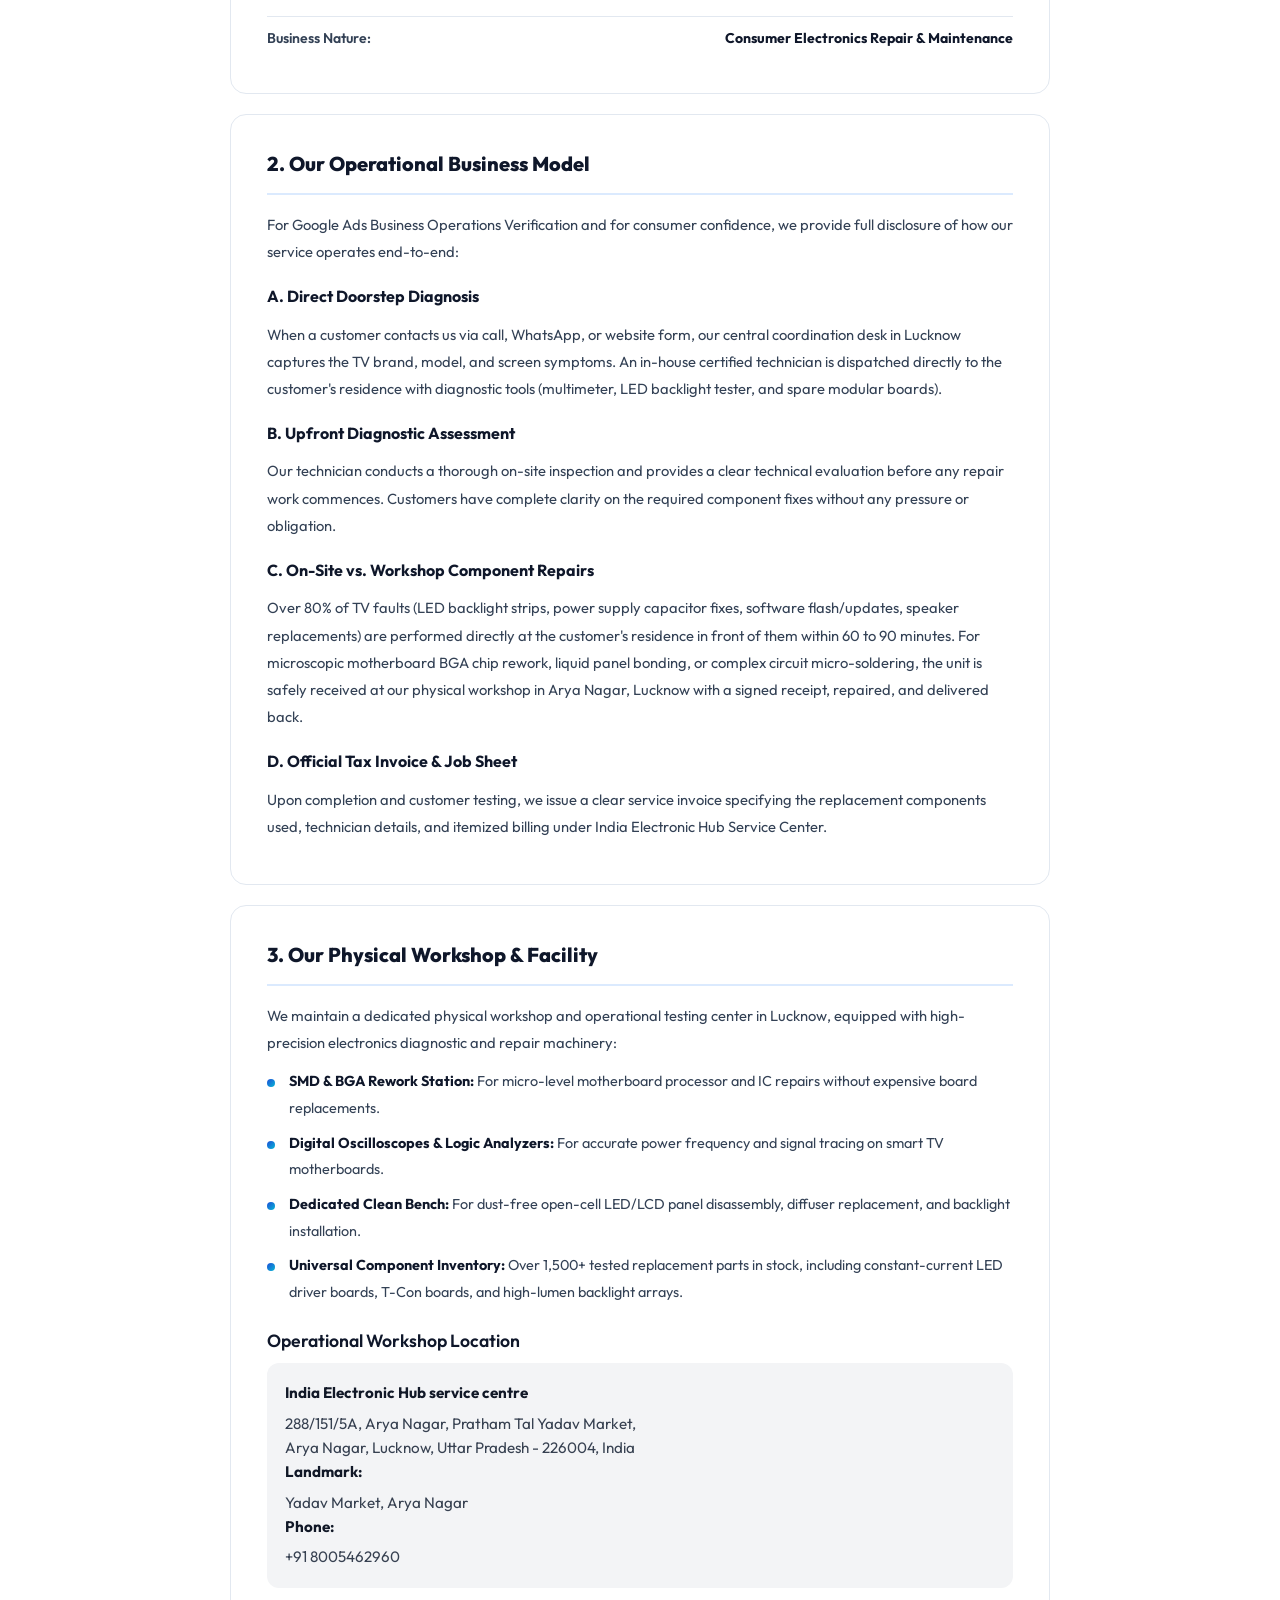
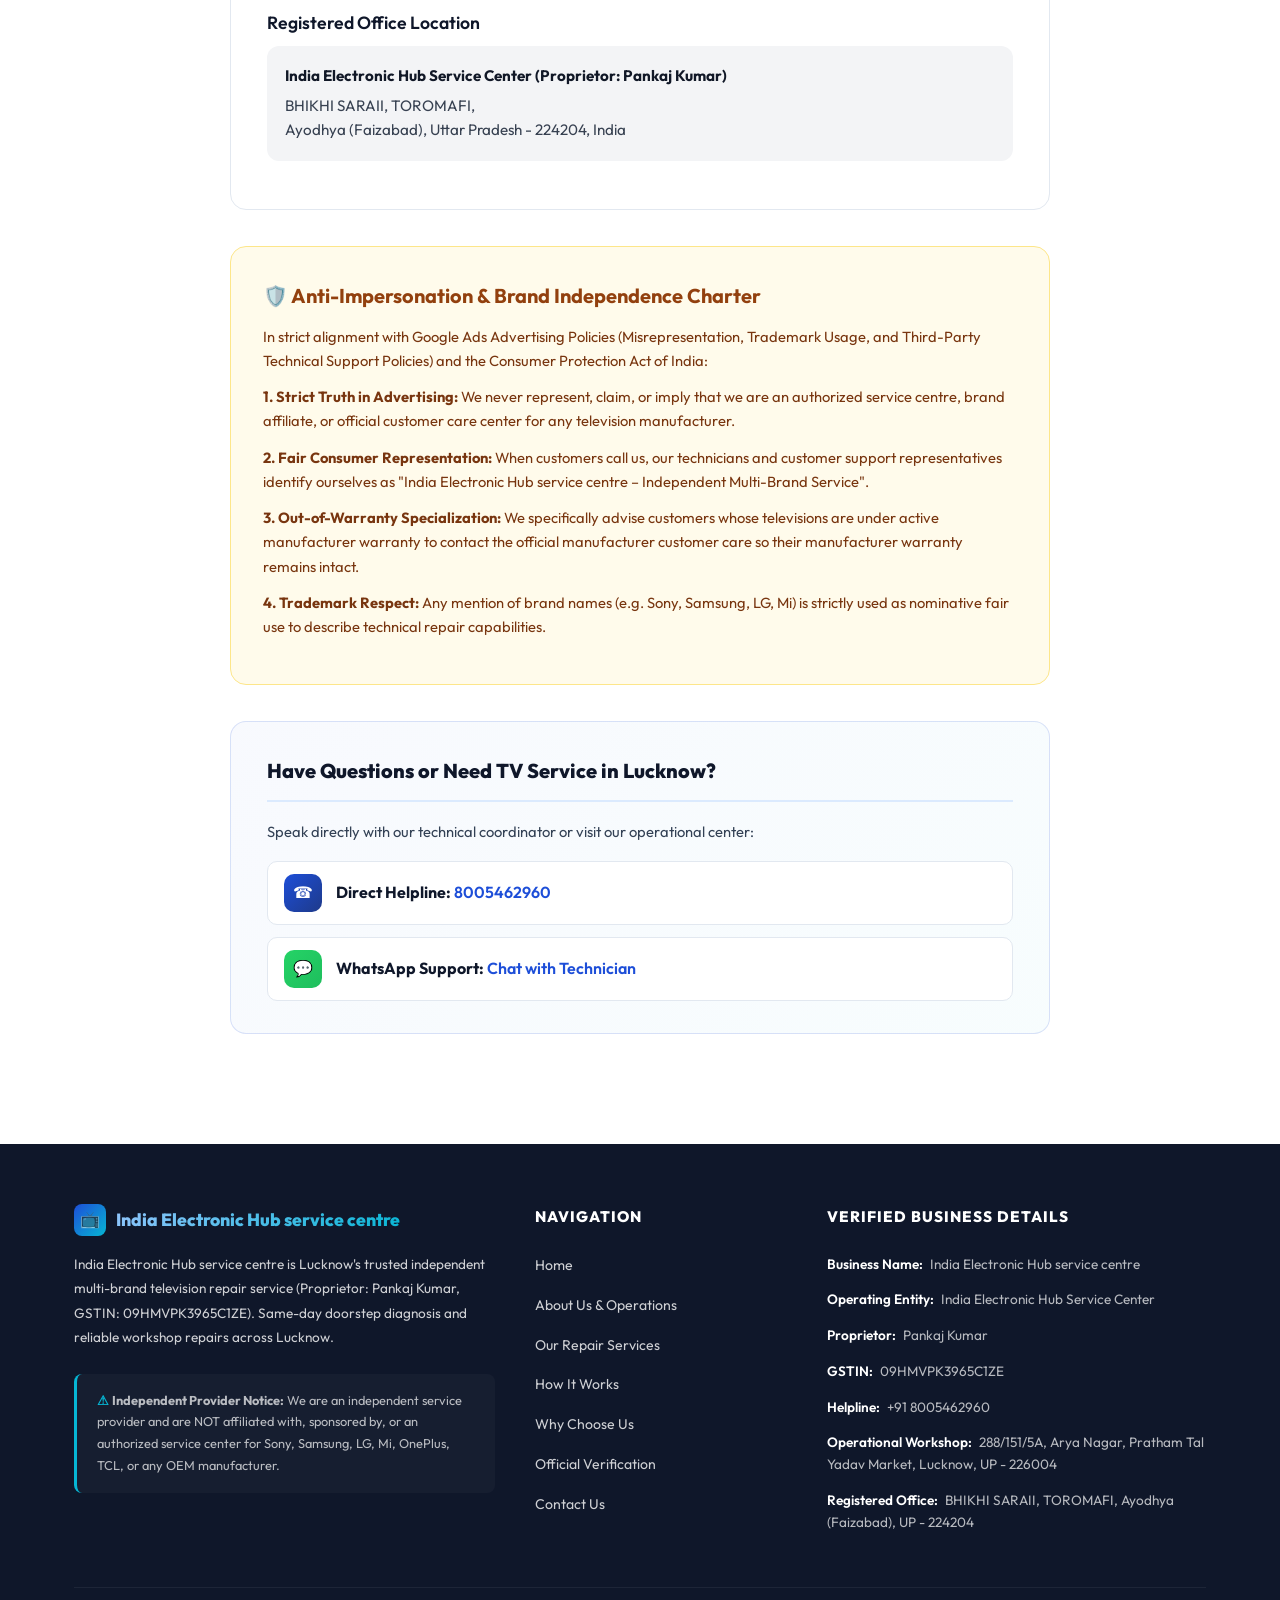
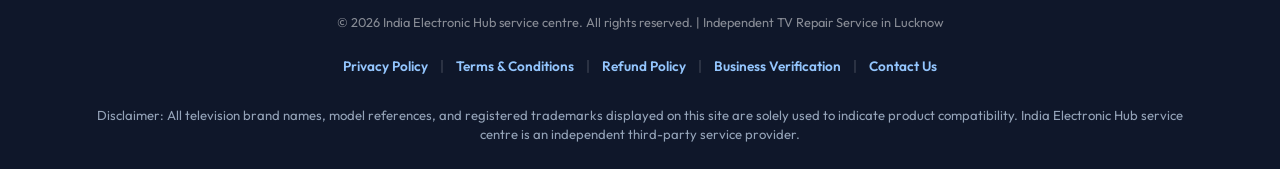
<file: about.html>
<!DOCTYPE html>
<html lang="en">
<head>
<meta charset="UTF-8">
<meta name="viewport" content="width=device-width, initial-scale=1.0">
<title>About Us & Business Operations – India Electronic Hub service centre | Lucknow</title>
<meta name="description" content="Learn about India Electronic Hub service centre, an independent multi-brand television repair service in Lucknow (Proprietor: Pankaj Kumar, GSTIN: 09HMVPK3965C1ZE).">
<meta name="keywords" content="About India Electronic Hub service centre, TV repair Lucknow, India Electronic Hub Service Center, Pankaj Kumar, TV repair workshop Lucknow, independent TV repair">
<link rel="stylesheet" href="style.css">
<link rel="icon" type="image/svg+xml" href="data:image/svg+xml,<svg xmlns='http://www.w3.org/2000/svg' viewBox='0 0 100 100'><text y='.9em' font-size='90'>📺</text></svg>">
<link rel="canonical" href="https://indiaelectronichub.vercel.app/about.html">
<meta property="og:title" content="About Us & Business Operations - India Electronic Hub service centre">
<meta property="og:description" content="Independent TV repair facility in Lucknow operated by India Electronic Hub service centre. Meet our team, workshop, and business model.">
<meta property="og:url" content="https://indiaelectronichub.vercel.app/about.html">
<meta property="og:type" content="website">
<script type="application/ld+json">
{
  "@context": "https://schema.org",
  "@type": "LocalBusiness",
  "name": "India Electronic Hub service centre",
  "alternateName": "India Electronic Hub service centre",
  "url": "https://indiaelectronichub.vercel.app/",
  "telephone": "+918005462960",
  "address": [
    {
      "@type": "PostalAddress",
      "streetAddress": "BHIKHI SARAII, TOROMAFI",
      "addressLocality": "Ayodhya",
      "addressRegion": "UP",
      "postalCode": "224204",
      "addressCountry": "IN"
    },
    {
      "@type": "PostalAddress",
      "streetAddress": "288/151/5A, ARYA NAGAR, PRATHAM TAL YADAV MARKET",
      "addressLocality": "Lucknow",
      "addressRegion": "UP",
      "postalCode": "226004",
      "addressCountry": "IN"
    }
  ],
  "openingHoursSpecification": [
    {
      "@type": "OpeningHoursSpecification",
      "dayOfWeek": ["Monday","Tuesday","Wednesday","Thursday","Friday","Saturday","Sunday"],
      "opens": "09:00",
      "closes": "20:00"
    }
  ],
  "areaServed": ["Lucknow", "Ayodhya"]
}
</script>
</head>
<body>

<!-- TOP COMPLIANCE BAR -->
<div class="top-compliance-bar">
  <div class="top-compliance-inner">
    <span class="compliance-tag">⚠️ Independent Provider</span>
    <span class="compliance-text">Multi-brand TV service in Lucknow. Not affiliated with Sony, Samsung, LG or OEM brands.</span>
    <a href="business-verification.html" class="compliance-link">Verify GST Info &rarr;</a>
  </div>
</div>

<!-- HEADER -->
<header class="header" id="header">
  <div class="header-inner">
    <a href="index.html" class="logo">
      <span class="logo-icon">📺</span>
      India Electronic Hub <span>Service Centre</span>
    </a>
    <nav class="nav" id="desktopNav">
      <a href="index.html">Home</a>
      <a href="about.html" class="active">About Us</a>
      <a href="index.html#services">Services</a>
      <a href="index.html#process">How It Works</a>
      <a href="index.html#why">Why Us</a>
      <a href="business-verification.html">Verification</a>
      <a href="contact.html">Contact</a>
    </nav>
    <a href="tel:8005462960" class="header-cta" id="headerCallBtn">&#9742; Call 8005462960</a>
    <button class="menu-toggle" id="menuToggle" aria-label="Open menu">&#9776;</button>
  </div>
</header>

<!-- MOBILE NAV -->
<div class="mobile-nav" id="mobileNav">
  <button class="close-btn" id="closeNav" aria-label="Close menu">&times;</button>
  <a href="index.html">Home</a>
  <a href="about.html">About Us</a>
  <a href="index.html#services">Services</a>
  <a href="index.html#process">How It Works</a>
  <a href="index.html#why">Why Us</a>
  <a href="business-verification.html">Verification</a>
  <a href="contact.html">Contact</a>
  <a href="tel:8005462960" class="mobile-phone-btn">&#9742; Call 8005462960</a>
</div>

<!-- PAGE HERO -->
<section class="page-hero">
  <div class="container">
    <div class="page-hero-content">
      <div class="hero-badge">
        <span class="badge-dot"></span>
        Operational Transparency
      </div>
      <h1>About <span class="highlight">India Electronic Hub Service Centre</span></h1>
      <p>Operating as <strong>India Electronic Hub service centre</strong> (Proprietor: Pankaj Kumar, GSTIN: 09HMVPK3965C1ZE), we provide reliable, transparent, doorstep & workshop television repair services across Lucknow.</p>
      
      <div class="about-hero-stats">
        <div class="about-stat">
          <span class="about-stat-num">8+</span>
          <span class="about-stat-label">Years Technical Experience</span>
        </div>
        <div class="about-stat">
          <span class="about-stat-num">12,000+</span>
          <span class="about-stat-label">TVs Repaired</span>
        </div>
        <div class="about-stat">
          <span class="about-stat-num">100%</span>
          <span class="about-stat-label">GST Registered Entity</span>
        </div>
        <div class="about-stat">
          <span class="about-stat-num">Prompt</span>
          <span class="about-stat-label">Doorstep Dispatch</span>
        </div>
      </div>
    </div>
  </div>
</section>

<!-- MAIN CONTENT -->
<section class="section">
  <div class="container">
    <div class="legal-content">

      <!-- Prominent Disclaimer Box -->
      <div class="prominent-disclaimer-box">
        <h4><span style="font-size:1.2rem">⚠️</span> Mandatory Legal & Consumer Transparency Disclosure</h4>
        <p><strong>India Electronic Hub service centre</strong> is an <strong>independent multi-brand television repair provider</strong> (Proprietorship of Mr. Pankaj Kumar). We are NOT affiliated with, sponsored by, endorsed by, or operating as an authorized service center for Sony, Samsung, LG, Xiaomi/Mi, OnePlus, TCL, Panasonic, or any other television brand. All brand references are purely nominative to describe technician compatibility.</p>
      </div>

      <!-- Who We Are -->
      <div class="legal-card" id="aboutStory">
        <h2>1. Who We Are & Our Legal Background</h2>
        <p>India Electronic Hub service centre was established to bring corporate transparency, fair practices, and rapid doorstep convenience to television repair across Lucknow and neighbouring areas in Uttar Pradesh.</p>
        <p>Unlike unregistered freelancers or middlemen lead portals, our business operates as a fully registered micro-enterprise under the registered trade establishment <strong>India Electronic Hub Service Center</strong>, legally registered with the Goods and Services Tax Network (GSTN) under GSTIN <strong>09HMVPK3965C1ZE</strong>, represented by sole proprietor <strong>Pankaj Kumar</strong>.</p>
        
        <div class="verification-kv-list" style="margin-top:16px;">
          <li><span class="kv-key">Business Name:</span> <span class="kv-value">India Electronic Hub service centre</span></li>
          <li><span class="kv-key">Registered Legal Entity:</span> <span class="kv-value">India Electronic Hub Service Center</span></li>
          <li><span class="kv-key">Legal Proprietor / Owner:</span> <span class="kv-value">Pankaj Kumar</span></li>
          <li><span class="kv-key">GSTIN:</span> <span class="kv-value" style="color:var(--primary)">09HMVPK3965C1ZE</span></li>
          <li><span class="kv-key">State Jurisdiction:</span> <span class="kv-value">Uttar Pradesh (State Code: 09)</span></li>
          <li><span class="kv-key">Business Nature:</span> <span class="kv-value">Consumer Electronics Repair & Maintenance</span></li>
        </div>
      </div>

      <!-- Operational Model -->
      <div class="legal-card" id="aboutModel">
        <h2>2. Our Operational Business Model</h2>
        <p>For Google Ads Business Operations Verification and for consumer confidence, we provide full disclosure of how our service operates end-to-end:</p>
        
        <h3>A. Direct Doorstep Diagnosis</h3>
        <p>When a customer contacts us via call, WhatsApp, or website form, our central coordination desk in Lucknow captures the TV brand, model, and screen symptoms. An in-house certified technician is dispatched directly to the customer's residence with diagnostic tools (multimeter, LED backlight tester, and spare modular boards).</p>

        <h3>B. Upfront Diagnostic Assessment</h3>
        <p>Our technician conducts a thorough on-site inspection and provides a clear technical evaluation before any repair work commences. Customers have complete clarity on the required component fixes without any pressure or obligation.</p>

        <h3>C. On-Site vs. Workshop Component Repairs</h3>
        <p>Over 80% of TV faults (LED backlight strips, power supply capacitor fixes, software flash/updates, speaker replacements) are performed directly at the customer's residence in front of them within 60 to 90 minutes. For microscopic motherboard BGA chip rework, liquid panel bonding, or complex circuit micro-soldering, the unit is safely received at our physical workshop in Arya Nagar, Lucknow with a signed receipt, repaired, and delivered back.</p>

        <h3>D. Official Tax Invoice & Job Sheet</h3>
        <p>Upon completion and customer testing, we issue a clear service invoice specifying the replacement components used, technician details, and itemized billing under India Electronic Hub Service Center.</p>
      </div>

      <!-- Workshop & Infrastructure -->
      <div class="legal-card" id="aboutWorkshop">
        <h2>3. Our Physical Workshop & Facility</h2>
        <p>We maintain a dedicated physical workshop and operational testing center in Lucknow, equipped with high-precision electronics diagnostic and repair machinery:</p>
        <ul>
          <li><strong>SMD & BGA Rework Station:</strong> For micro-level motherboard processor and IC repairs without expensive board replacements.</li>
          <li><strong>Digital Oscilloscopes & Logic Analyzers:</strong> For accurate power frequency and signal tracing on smart TV motherboards.</li>
          <li><strong>Dedicated Clean Bench:</strong> For dust-free open-cell LED/LCD panel disassembly, diffuser replacement, and backlight installation.</li>
          <li><strong>Universal Component Inventory:</strong> Over 1,500+ tested replacement parts in stock, including constant-current LED driver boards, T-Con boards, and high-lumen backlight arrays.</li>
        </ul>
        
        <div class="address-card-heading">Operational Workshop Location</div>
        <div class="address-custom-card">
          <strong>India Electronic Hub service centre</strong>
          288/151/5A, Arya Nagar, Pratham Tal Yadav Market,<br>
          Arya Nagar, Lucknow, Uttar Pradesh - 226004, India<br>
          <strong>Landmark:</strong> Yadav Market, Arya Nagar<br>
          <strong>Phone:</strong> +91 8005462960
        </div>

        <div class="address-card-heading">Registered Office Location</div>
        <div class="address-custom-card">
          <strong>India Electronic Hub Service Center (Proprietor: Pankaj Kumar)</strong>
          BHIKHI SARAII, TOROMAFI,<br>
          Ayodhya (Faizabad), Uttar Pradesh - 224204, India
        </div>
      </div>

      <!-- Anti-Impersonation Charter -->
      <div class="charter-card" id="aboutCharter">
        <h3>🛡️ Anti-Impersonation & Brand Independence Charter</h3>
        <p>In strict alignment with Google Ads Advertising Policies (Misrepresentation, Trademark Usage, and Third-Party Technical Support Policies) and the Consumer Protection Act of India:</p>
        <p><strong>1. Strict Truth in Advertising:</strong> We never represent, claim, or imply that we are an authorized service centre, brand affiliate, or official customer care center for any television manufacturer.</p>
        <p><strong>2. Fair Consumer Representation:</strong> When customers call us, our technicians and customer support representatives identify ourselves as "India Electronic Hub service centre – Independent Multi-Brand Service".</p>
        <p><strong>3. Out-of-Warranty Specialization:</strong> We specifically advise customers whose televisions are under active manufacturer warranty to contact the official manufacturer customer care so their manufacturer warranty remains intact.</p>
        <p><strong>4. Trademark Respect:</strong> Any mention of brand names (e.g. Sony, Samsung, LG, Mi) is strictly used as nominative fair use to describe technical repair capabilities.</p>
      </div>

      <!-- Contact Banner inside About -->
      <div class="legal-card legal-card-contact" style="margin-top:36px;">
        <h2>Have Questions or Need TV Service in Lucknow?</h2>
        <p>Speak directly with our technical coordinator or visit our operational center:</p>
        <div class="legal-contact-info">
          <div class="legal-contact-item">
            <span class="lc-icon">&#9742;</span>
            <div><strong>Direct Helpline:</strong> <a href="tel:8005462960">8005462960</a></div>
          </div>
          <div class="legal-contact-item">
            <span class="lc-icon lc-icon-wa">💬</span>
            <div><strong>WhatsApp Support:</strong> <a href="https://wa.me/918005462960?text=Hi%2C%20I%20need%20TV%20repair%20service%20in%20Lucknow" target="_blank">Chat with Technician</a></div>
          </div>
        </div>
      </div>

    </div>
  </div>
</section>

<!-- FOOTER -->
<footer class="footer" id="siteFooter">
  <div class="container">
    <div class="footer-grid">
      <div class="footer-col-about">
        <div class="footer-logo">
          <span class="fl-icon">📺</span>
          <span class="fl-text">India Electronic Hub service centre</span>
        </div>
        <p class="footer-about">India Electronic Hub service centre is Lucknow's trusted independent multi-brand television repair service (Proprietor: Pankaj Kumar, GSTIN: 09HMVPK3965C1ZE). Same-day doorstep diagnosis and reliable workshop repairs across Lucknow.</p>
        <div class="footer-disclaimer">
          <span class="warning-icon">⚠</span> <strong>Independent Provider Notice:</strong> We are an independent service provider and are NOT affiliated with, sponsored by, or an authorized service center for Sony, Samsung, LG, Mi, OnePlus, TCL, or any OEM manufacturer.
        </div>
      </div>
      <div class="footer-col-links">
        <h4>NAVIGATION</h4>
        <div class="footer-links">
          <a href="index.html">Home</a>
          <a href="about.html">About Us & Operations</a>
          <a href="index.html#services">Our Repair Services</a>
          <a href="index.html#process">How It Works</a>
          <a href="index.html#why">Why Choose Us</a>
          <a href="business-verification.html">Official Verification</a>
          <a href="contact.html">Contact Us</a>
        </div>
      </div>
      <div class="footer-col-legal">
        <h4>VERIFIED BUSINESS DETAILS</h4>
        <ul class="legal-office-list">
          <li><strong>Business Name:</strong> India Electronic Hub service centre</li>
          <li><strong>Operating Entity:</strong> India Electronic Hub Service Center</li>
          <li><strong>Proprietor:</strong> Pankaj Kumar</li>
          <li><strong>GSTIN:</strong> 09HMVPK3965C1ZE</li>
          <li><strong>Helpline:</strong> +91 8005462960</li>
          <li><strong>Operational Workshop:</strong> 288/151/5A, Arya Nagar, Pratham Tal Yadav Market, Lucknow, UP - 226004</li>
          <li><strong>Registered Office:</strong> BHIKHI SARAII, TOROMAFI, Ayodhya (Faizabad), UP - 224204</li>
        </ul>
      </div>
    </div>
    <div class="footer-bottom">
      <p class="copyright-text">&copy; 2026 India Electronic Hub service centre. All rights reserved. | Independent TV Repair Service in Lucknow</p>
      <div class="footer-bottom-links">
        <a href="privacy-policy.html">Privacy Policy</a> <span class="sep">|</span> 
        <a href="terms-and-conditions.html">Terms & Conditions</a> <span class="sep">|</span> 
        <a href="refund-policy.html">Refund Policy</a> <span class="sep">|</span> 
        <a href="business-verification.html">Business Verification</a> <span class="sep">|</span> 
        <a href="contact.html">Contact Us</a>
      </div>
      <p class="disclaimer-text" style="font-size: 0.82rem; color: #94A3B8; margin-top: 15px; text-align: center; line-height: 1.5; padding: 0 15px;">Disclaimer: All television brand names, model references, and registered trademarks displayed on this site are solely used to indicate product compatibility. India Electronic Hub service centre is an independent third-party service provider.</p>
    </div>
  </div>
</footer>

<!-- FLOATING BUTTONS -->
<a href="https://wa.me/918005462960?text=Hi%2C%20I%20need%20TV%20repair%20service%20in%20Lucknow" target="_blank" class="floating-whatsapp" aria-label="WhatsApp" id="floatingWa">
  <svg width="28" height="28" viewBox="0 0 24 24" fill="white"><path d="M17.472 14.382c-.297-.149-1.758-.867-2.03-.967-.273-.099-.471-.148-.67.15-.197.297-.767.966-.94 1.164-.173.199-.347.223-.644.075-.297-.15-1.255-.463-2.39-1.475-.883-.788-1.48-1.761-1.653-2.059-.173-.297-.018-.458.13-.606.134-.133.298-.347.446-.52.149-.174.198-.298.298-.497.099-.198.05-.371-.025-.52-.075-.149-.669-1.612-.916-2.207-.242-.579-.487-.5-.669-.51-.173-.008-.371-.01-.57-.01-.198 0-.52.074-.792.372-.272.297-1.04 1.016-1.04 2.479 0 1.462 1.065 2.875 1.213 3.074.149.198 2.096 3.2 5.077 4.487.709.306 1.262.489 1.694.625.712.227 1.36.195 1.871.118.571-.085 1.758-.719 2.006-1.413.248-.694.248-1.289.173-1.413-.074-.124-.272-.198-.57-.347m-5.421 7.403h-.004a9.87 9.87 0 01-5.031-1.378l-.361-.214-3.741.982.998-3.648-.235-.374a9.86 9.86 0 01-1.51-5.26c.001-5.45 4.436-9.884 9.888-9.884 2.64 0 5.122 1.03 6.988 2.898a9.825 9.825 0 012.893 6.994c-.003 5.45-4.437 9.884-9.885 9.884m8.413-18.297A11.815 11.815 0 0012.05 0C5.495 0 .16 5.335.157 11.892c0 2.096.547 4.142 1.588 5.945L.057 24l6.305-1.654a11.882 11.882 0 005.683 1.448h.005c6.554 0 11.89-5.335 11.893-11.893a11.821 11.821 0 00-3.48-8.413z"/></svg>
</a>
<a href="tel:8005462960" class="floating-call" id="floatingCall">&#9742; Call Now – 8005462960</a>

<script>
// Sticky header effect
window.addEventListener("scroll", function() {
  document.getElementById("header").classList.toggle("scrolled", window.scrollY > 40);
});

// Mobile nav toggle
document.getElementById("menuToggle").addEventListener("click", function() {
  document.getElementById("mobileNav").classList.add("open");
});
document.getElementById("closeNav").addEventListener("click", function() {
  document.getElementById("mobileNav").classList.remove("open");
});

document.querySelectorAll('.mobile-nav a:not(.close-btn):not(.mobile-phone-btn)').forEach(function(link) {
  link.addEventListener('click', function() {
    document.getElementById('mobileNav').classList.remove('open');
  });
});
</script>
</body>
</html>
</file>
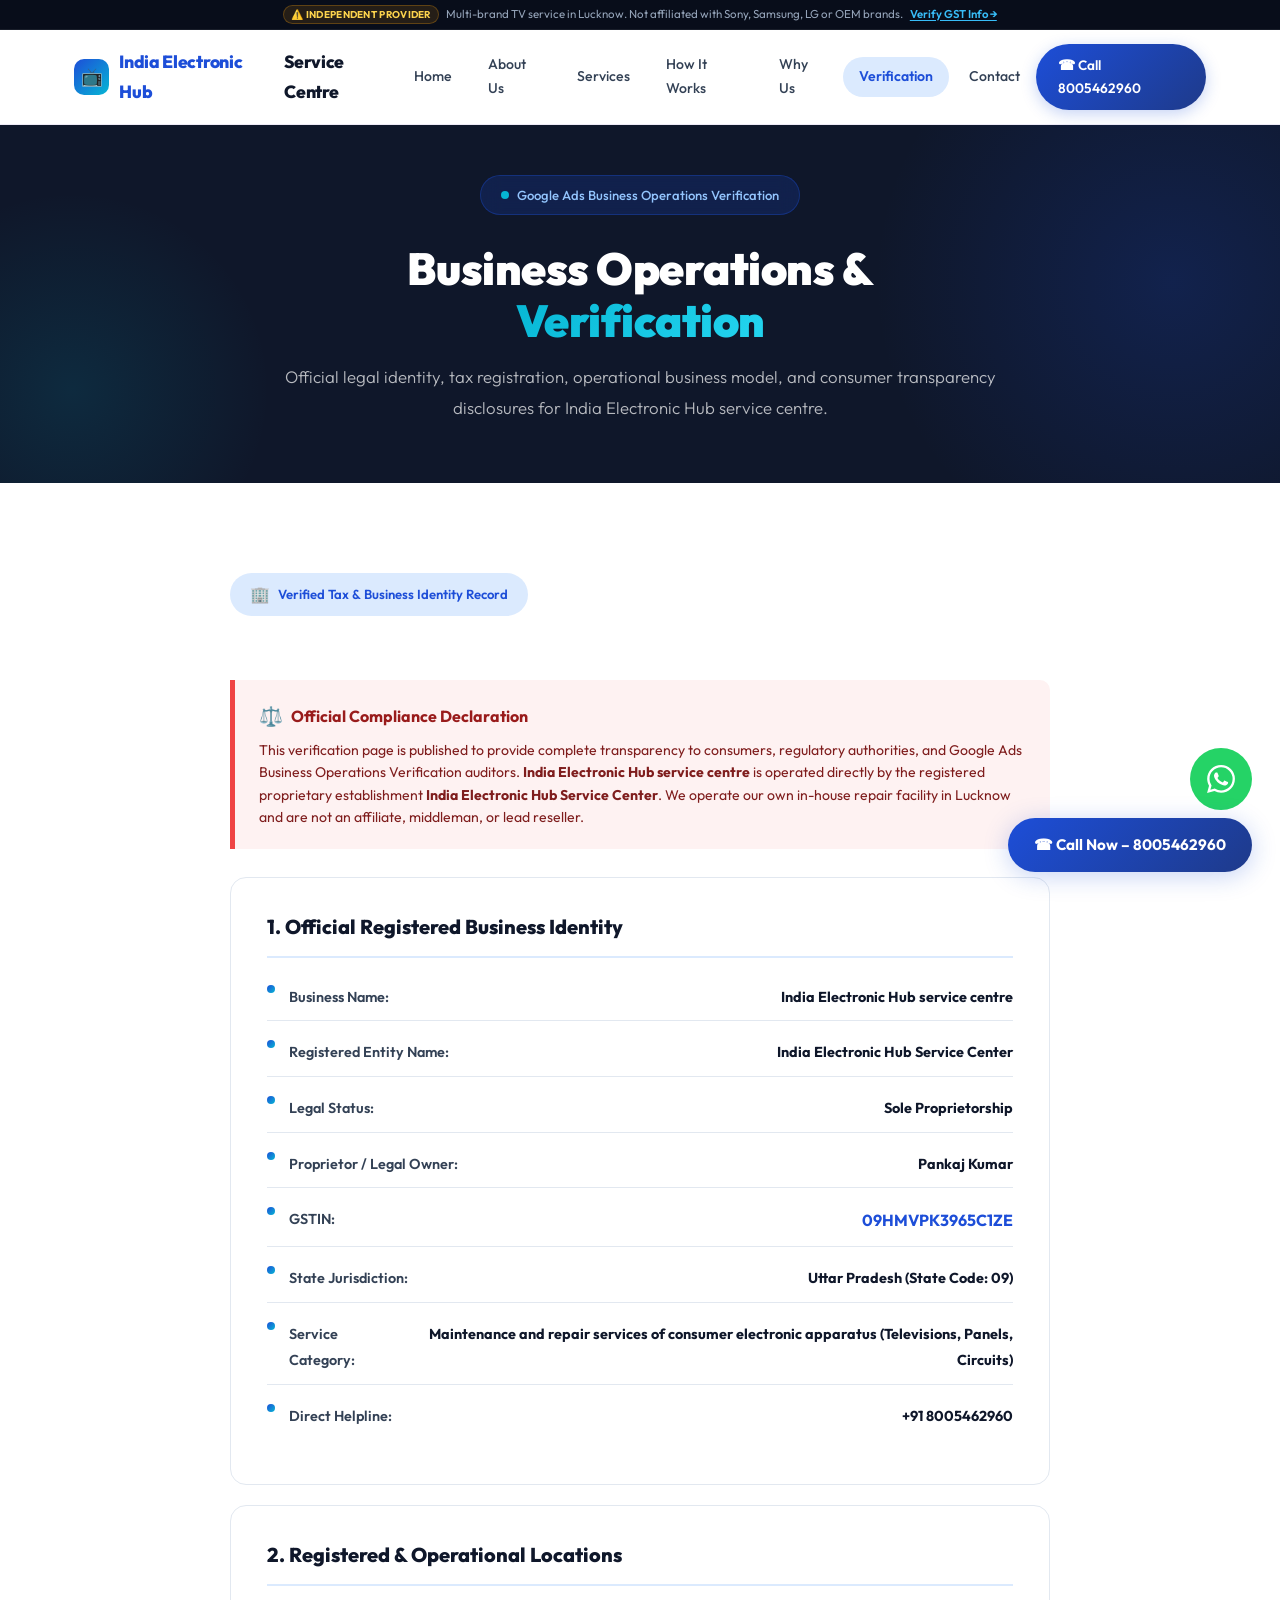
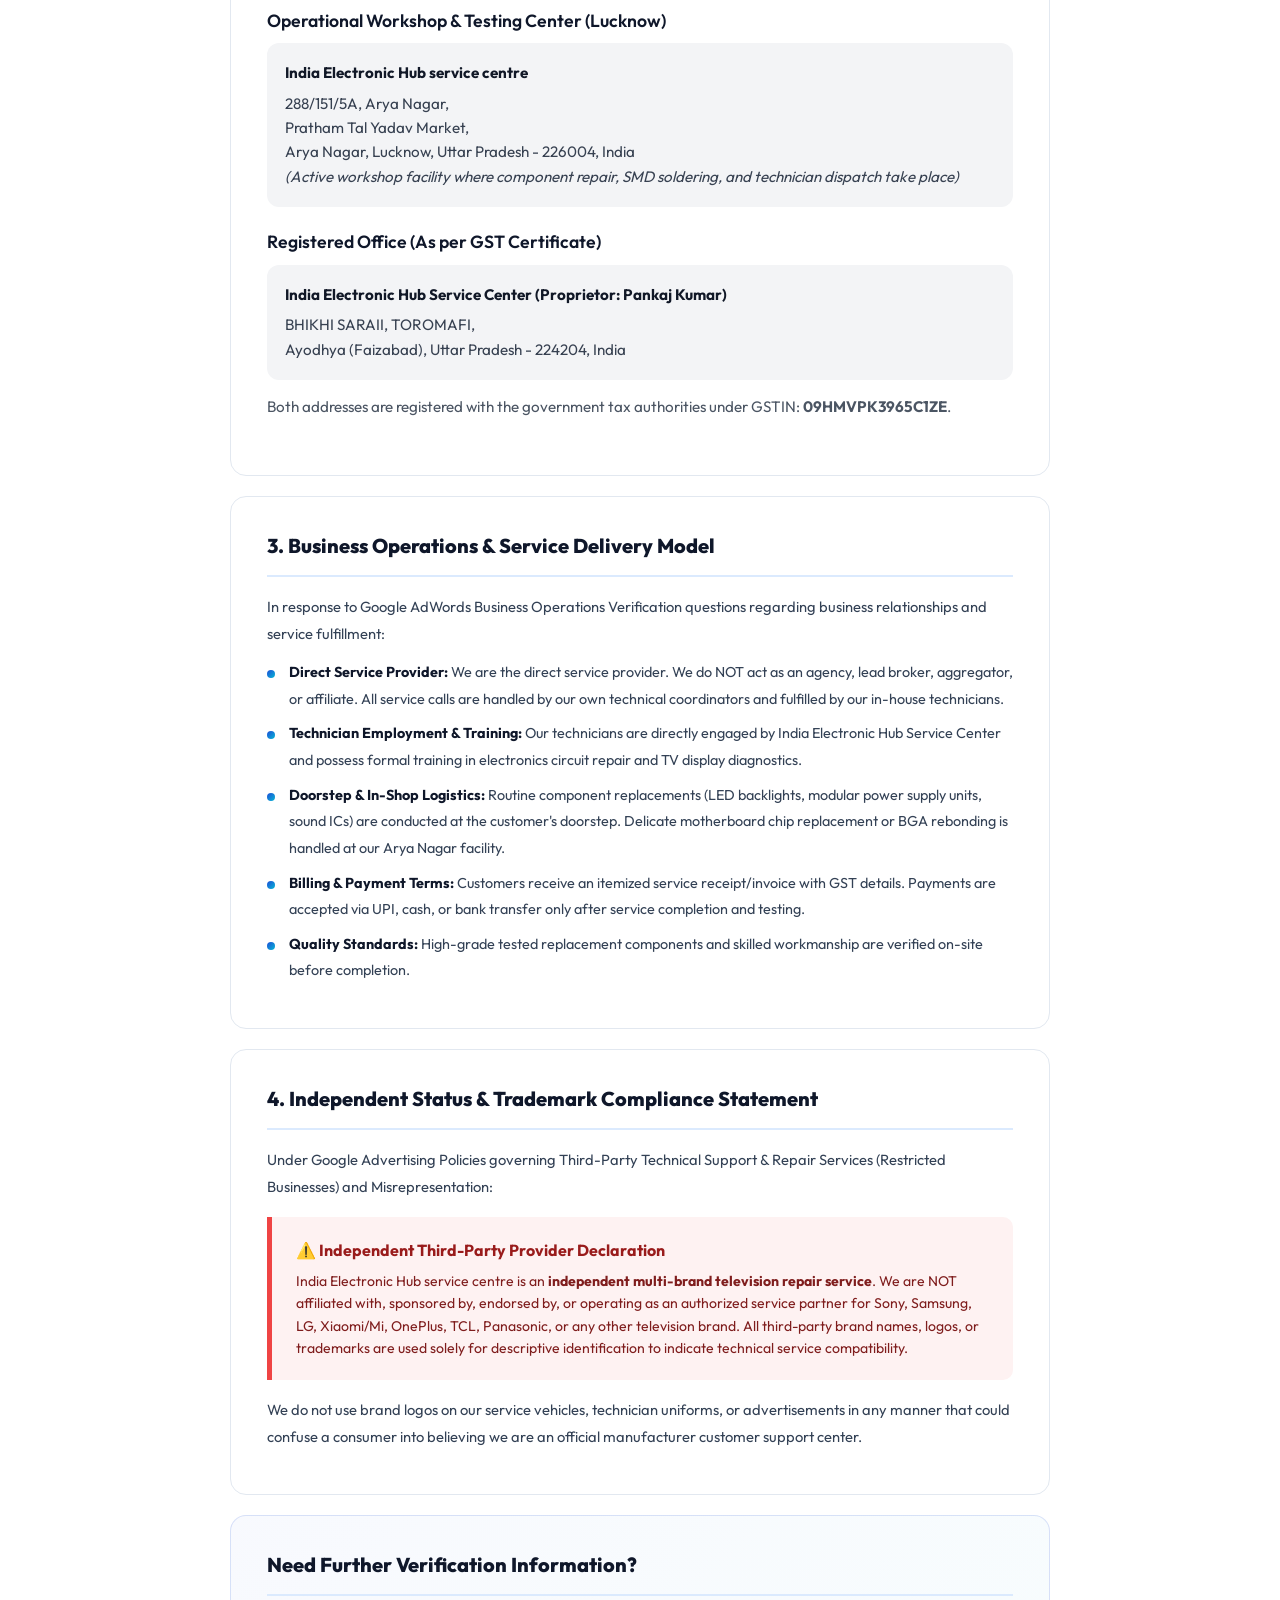
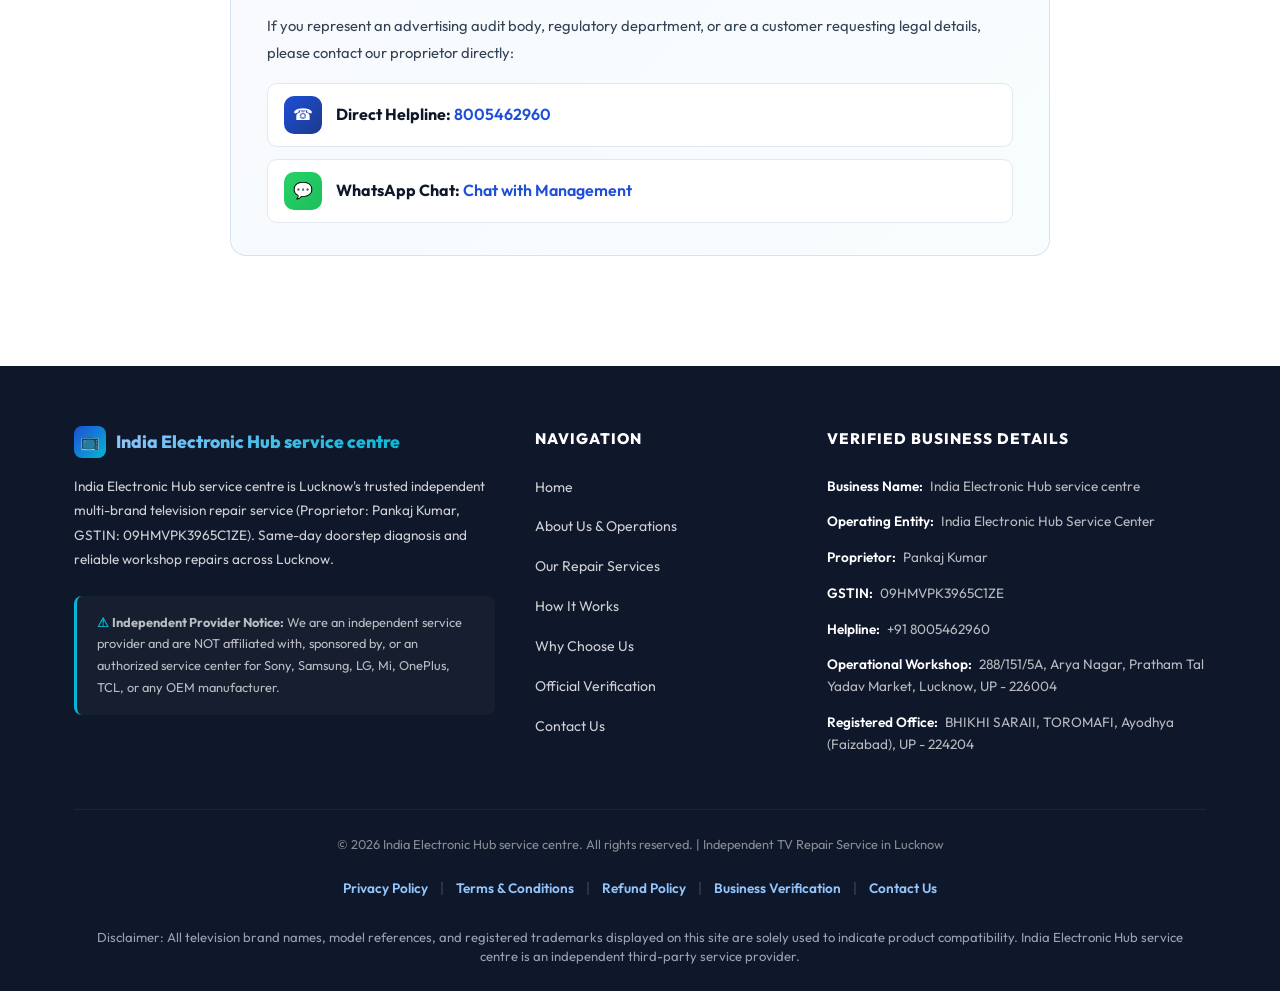
<file: business-verification.html>
<!DOCTYPE html>
<html lang="en">
<head>
<meta charset="UTF-8">
<meta name="viewport" content="width=device-width, initial-scale=1.0">
<title>Official Business Verification & Operations – India Electronic Hub service centre</title>
<meta name="description" content="Official business verification and legal entity disclosure for India Electronic Hub service centre (Proprietor: Pankaj Kumar, GSTIN: 09HMVPK3965C1ZE).">
<link rel="stylesheet" href="style.css">
<link rel="icon" type="image/svg+xml" href="data:image/svg+xml,<svg xmlns='http://www.w3.org/2000/svg' viewBox='0 0 100 100'><text y='.9em' font-size='90'>📺</text></svg>">
<link rel="canonical" href="https://indiaelectronichub.vercel.app/business-verification.html">
<meta property="og:title" content="Business Verification - India Electronic Hub service centre">
<meta property="og:description" content="Official GST registration, legal identity, and business operations disclosure.">
<meta property="og:url" content="https://indiaelectronichub.vercel.app/business-verification.html">
<meta property="og:type" content="website">
<script type="application/ld+json">
{
  "@context": "https://schema.org",
  "@type": "LocalBusiness",
  "name": "India Electronic Hub service centre",
  "alternateName": "India Electronic Hub service centre",
  "url": "https://indiaelectronichub.vercel.app/",
  "telephone": "+918005462960",
  "taxID": "09HMVPK3965C1ZE",
  "address": [
    {
      "@type": "PostalAddress",
      "streetAddress": "BHIKHI SARAII, TOROMAFI",
      "addressLocality": "Ayodhya",
      "addressRegion": "UP",
      "postalCode": "224204",
      "addressCountry": "IN"
    },
    {
      "@type": "PostalAddress",
      "streetAddress": "288/151/5A, ARYA NAGAR, PRATHAM TAL YADAV MARKET",
      "addressLocality": "Lucknow",
      "addressRegion": "UP",
      "postalCode": "226004",
      "addressCountry": "IN"
    }
  ],
  "openingHoursSpecification": [
    {
      "@type": "OpeningHoursSpecification",
      "dayOfWeek": ["Monday","Tuesday","Wednesday","Thursday","Friday","Saturday","Sunday"],
      "opens": "09:00",
      "closes": "20:00"
    }
  ],
  "areaServed": ["Lucknow", "Ayodhya"]
}
</script>
</head>
<body>

<!-- TOP COMPLIANCE BAR -->
<div class="top-compliance-bar">
  <div class="top-compliance-inner">
    <span class="compliance-tag">⚠️ Independent Provider</span>
    <span class="compliance-text">Multi-brand TV service in Lucknow. Not affiliated with Sony, Samsung, LG or OEM brands.</span>
    <a href="business-verification.html" class="compliance-link">Verify GST Info &rarr;</a>
  </div>
</div>

<!-- HEADER -->
<header class="header" id="header">
  <div class="header-inner">
    <a href="index.html" class="logo">
      <span class="logo-icon">📺</span>
      India Electronic Hub <span>Service Centre</span>
    </a>
    <nav class="nav" id="desktopNav">
      <a href="index.html">Home</a>
      <a href="about.html">About Us</a>
      <a href="index.html#services">Services</a>
      <a href="index.html#process">How It Works</a>
      <a href="index.html#why">Why Us</a>
      <a href="business-verification.html" class="active">Verification</a>
      <a href="contact.html">Contact</a>
    </nav>
    <a href="tel:8005462960" class="header-cta" id="headerCallBtn">&#9742; Call 8005462960</a>
    <button class="menu-toggle" id="menuToggle" aria-label="Open menu">&#9776;</button>
  </div>
</header>

<!-- MOBILE NAV -->
<div class="mobile-nav" id="mobileNav">
  <button class="close-btn" id="closeNav" aria-label="Close menu">&times;</button>
  <a href="index.html">Home</a>
  <a href="about.html">About Us</a>
  <a href="index.html#services">Services</a>
  <a href="index.html#process">How It Works</a>
  <a href="index.html#why">Why Us</a>
  <a href="business-verification.html">Verification</a>
  <a href="contact.html">Contact</a>
  <a href="tel:8005462960" class="mobile-phone-btn">&#9742; Call 8005462960</a>
</div>

<!-- PAGE HERO -->
<section class="page-hero">
  <div class="container">
    <div class="page-hero-content">
      <div class="hero-badge">
        <span class="badge-dot"></span>
        Google Ads Business Operations Verification
      </div>
      <h1>Business Operations & <span class="highlight">Verification</span></h1>
      <p>Official legal identity, tax registration, operational business model, and consumer transparency disclosures for India Electronic Hub service centre.</p>
    </div>
  </div>
</section>

<!-- BUSINESS VERIFICATION CONTENT -->
<section class="section" id="policyContent">
  <div class="container">
    <div class="legal-content">
      <div class="legal-updated">
        <span class="legal-update-icon">🏢</span>
        Verified Tax & Business Identity Record
      </div>

      <!-- Prominent Notice -->
      <div class="prominent-disclaimer-box">
        <h4><span style="font-size:1.2rem">⚖️</span> Official Compliance Declaration</h4>
        <p>This verification page is published to provide complete transparency to consumers, regulatory authorities, and Google Ads Business Operations Verification auditors. <strong>India Electronic Hub service centre</strong> is operated directly by the registered proprietary establishment <strong>India Electronic Hub Service Center</strong>. We operate our own in-house repair facility in Lucknow and are not an affiliate, middleman, or lead reseller.</p>
      </div>

      <!-- Legal Entity Details -->
      <div class="legal-card" id="bvInfo">
        <h2>1. Official Registered Business Identity</h2>
        <ul class="verification-kv-list" style="margin-top:14px;">
          <li><span class="kv-key">Business Name:</span> <span class="kv-value">India Electronic Hub service centre</span></li>
          <li><span class="kv-key">Registered Entity Name:</span> <span class="kv-value">India Electronic Hub Service Center</span></li>
          <li><span class="kv-key">Legal Status:</span> <span class="kv-value">Sole Proprietorship</span></li>
          <li><span class="kv-key">Proprietor / Legal Owner:</span> <span class="kv-value">Pankaj Kumar</span></li>
          <li><span class="kv-key">GSTIN:</span> <span class="kv-value" style="color:var(--primary);font-size:1rem;">09HMVPK3965C1ZE</span></li>
          <li><span class="kv-key">State Jurisdiction:</span> <span class="kv-value">Uttar Pradesh (State Code: 09)</span></li>
          <li><span class="kv-key">Service Category:</span> <span class="kv-value">Maintenance and repair services of consumer electronic apparatus (Televisions, Panels, Circuits)</span></li>
          <li><span class="kv-key">Direct Helpline:</span> <span class="kv-value">+91 8005462960</span></li>
        </ul>
      </div>

      <!-- Official Addresses -->
      <div class="legal-card" id="bvRegAddress">
        <h2>2. Registered & Operational Locations</h2>
        
        <div class="address-card-heading">Operational Workshop & Testing Center (Lucknow)</div>
        <div class="address-custom-card">
          <strong>India Electronic Hub service centre</strong>
          288/151/5A, Arya Nagar,<br>
          Pratham Tal Yadav Market,<br>
          Arya Nagar, Lucknow, Uttar Pradesh - 226004, India<br>
          <em>(Active workshop facility where component repair, SMD soldering, and technician dispatch take place)</em>
        </div>

        <div class="address-card-heading">Registered Office (As per GST Certificate)</div>
        <div class="address-custom-card">
          <strong>India Electronic Hub Service Center (Proprietor: Pankaj Kumar)</strong>
          BHIKHI SARAII, TOROMAFI,<br>
          Ayodhya (Faizabad), Uttar Pradesh - 224204, India
        </div>

        <div class="address-note">
          Both addresses are registered with the government tax authorities under GSTIN: <strong>09HMVPK3965C1ZE</strong>.
        </div>
      </div>

      <!-- Business Model for BOV -->
      <div class="legal-card" id="bvModel">
        <h2>3. Business Operations & Service Delivery Model</h2>
        <p>In response to Google AdWords Business Operations Verification questions regarding business relationships and service fulfillment:</p>
        <ul>
          <li><strong>Direct Service Provider:</strong> We are the direct service provider. We do NOT act as an agency, lead broker, aggregator, or affiliate. All service calls are handled by our own technical coordinators and fulfilled by our in-house technicians.</li>
          <li><strong>Technician Employment & Training:</strong> Our technicians are directly engaged by India Electronic Hub Service Center and possess formal training in electronics circuit repair and TV display diagnostics.</li>
          <li><strong>Doorstep & In-Shop Logistics:</strong> Routine component replacements (LED backlights, modular power supply units, sound ICs) are conducted at the customer's doorstep. Delicate motherboard chip replacement or BGA rebonding is handled at our Arya Nagar facility.</li>
          <li><strong>Billing & Payment Terms:</strong> Customers receive an itemized service receipt/invoice with GST details. Payments are accepted via UPI, cash, or bank transfer only after service completion and testing.</li>
          <li><strong>Quality Standards:</strong> High-grade tested replacement components and skilled workmanship are verified on-site before completion.</li>
        </ul>
      </div>

      <!-- Anti-Impersonation & Brand Independence Charter -->
      <div class="legal-card" id="bvDisclaimer">
        <h2>4. Independent Status & Trademark Compliance Statement</h2>
        <p>Under Google Advertising Policies governing Third-Party Technical Support & Repair Services (Restricted Businesses) and Misrepresentation:</p>
        <div class="prominent-disclaimer-box" style="margin:16px 0;">
          <h4>⚠️ Independent Third-Party Provider Declaration</h4>
          <p>India Electronic Hub service centre is an <strong>independent multi-brand television repair service</strong>. We are NOT affiliated with, sponsored by, endorsed by, or operating as an authorized service partner for Sony, Samsung, LG, Xiaomi/Mi, OnePlus, TCL, Panasonic, or any other television brand. All third-party brand names, logos, or trademarks are used solely for descriptive identification to indicate technical service compatibility.</p>
        </div>
        <p>We do not use brand logos on our service vehicles, technician uniforms, or advertisements in any manner that could confuse a consumer into believing we are an official manufacturer customer support center.</p>
      </div>
      
      <!-- Contact Card -->
      <div class="legal-card legal-card-contact" id="bvContact">
        <h2>Need Further Verification Information?</h2>
        <p>If you represent an advertising audit body, regulatory department, or are a customer requesting legal details, please contact our proprietor directly:</p>
        <div class="legal-contact-info">
          <div class="legal-contact-item">
            <span class="lc-icon">&#9742;</span>
            <div><strong>Direct Helpline:</strong> <a href="tel:8005462960">8005462960</a></div>
          </div>
          <div class="legal-contact-item">
            <span class="lc-icon lc-icon-wa">💬</span>
            <div><strong>WhatsApp Chat:</strong> <a href="https://wa.me/918005462960?text=Hi%2C%20regarding%20business%20verification" target="_blank">Chat with Management</a></div>
          </div>
        </div>
      </div>
    </div>
  </div>
</section>

<!-- FOOTER -->
<footer class="footer" id="siteFooter">
  <div class="container">
    <div class="footer-grid">
      <div class="footer-col-about">
        <div class="footer-logo">
          <span class="fl-icon">📺</span>
          <span class="fl-text">India Electronic Hub service centre</span>
        </div>
        <p class="footer-about">India Electronic Hub service centre is Lucknow's trusted independent multi-brand television repair service (Proprietor: Pankaj Kumar, GSTIN: 09HMVPK3965C1ZE). Same-day doorstep diagnosis and reliable workshop repairs across Lucknow.</p>
        <div class="footer-disclaimer">
          <span class="warning-icon">⚠</span> <strong>Independent Provider Notice:</strong> We are an independent service provider and are NOT affiliated with, sponsored by, or an authorized service center for Sony, Samsung, LG, Mi, OnePlus, TCL, or any OEM manufacturer.
        </div>
      </div>
      <div class="footer-col-links">
        <h4>NAVIGATION</h4>
        <div class="footer-links">
          <a href="index.html">Home</a>
          <a href="about.html">About Us & Operations</a>
          <a href="index.html#services">Our Repair Services</a>
          <a href="index.html#process">How It Works</a>
          <a href="index.html#why">Why Choose Us</a>
          <a href="business-verification.html">Official Verification</a>
          <a href="contact.html">Contact Us</a>
        </div>
      </div>
      <div class="footer-col-legal">
        <h4>VERIFIED BUSINESS DETAILS</h4>
        <ul class="legal-office-list">
          <li><strong>Business Name:</strong> India Electronic Hub service centre</li>
          <li><strong>Operating Entity:</strong> India Electronic Hub Service Center</li>
          <li><strong>Proprietor:</strong> Pankaj Kumar</li>
          <li><strong>GSTIN:</strong> 09HMVPK3965C1ZE</li>
          <li><strong>Helpline:</strong> +91 8005462960</li>
          <li><strong>Operational Workshop:</strong> 288/151/5A, Arya Nagar, Pratham Tal Yadav Market, Lucknow, UP - 226004</li>
          <li><strong>Registered Office:</strong> BHIKHI SARAII, TOROMAFI, Ayodhya (Faizabad), UP - 224204</li>
        </ul>
      </div>
    </div>
    <div class="footer-bottom">
      <p class="copyright-text">&copy; 2026 India Electronic Hub service centre. All rights reserved. | Independent TV Repair Service in Lucknow</p>
      <div class="footer-bottom-links">
        <a href="privacy-policy.html">Privacy Policy</a> <span class="sep">|</span> 
        <a href="terms-and-conditions.html">Terms & Conditions</a> <span class="sep">|</span> 
        <a href="refund-policy.html">Refund Policy</a> <span class="sep">|</span> 
        <a href="business-verification.html">Business Verification</a> <span class="sep">|</span> 
        <a href="contact.html">Contact Us</a>
      </div>
      <p class="disclaimer-text" style="font-size: 0.82rem; color: #94A3B8; margin-top: 15px; text-align: center; line-height: 1.5; padding: 0 15px;">Disclaimer: All television brand names, model references, and registered trademarks displayed on this site are solely used to indicate product compatibility. India Electronic Hub service centre is an independent third-party service provider.</p>
    </div>
  </div>
</footer>

<!-- FLOATING BUTTONS -->
<a href="https://wa.me/918005462960?text=Hi%2C%20I%20need%20TV%20repair%20service%20in%20Lucknow" target="_blank" class="floating-whatsapp" aria-label="WhatsApp" id="floatingWa">
  <svg width="28" height="28" viewBox="0 0 24 24" fill="white"><path d="M17.472 14.382c-.297-.149-1.758-.867-2.03-.967-.273-.099-.471-.148-.67.15-.197.297-.767.966-.94 1.164-.173.199-.347.223-.644.075-.297-.15-1.255-.463-2.39-1.475-.883-.788-1.48-1.761-1.653-2.059-.173-.297-.018-.458.13-.606.134-.133.298-.347.446-.52.149-.174.198-.298.298-.497.099-.198.05-.371-.025-.52-.075-.149-.669-1.612-.916-2.207-.242-.579-.487-.5-.669-.51-.173-.008-.371-.01-.57-.01-.198 0-.52.074-.792.372-.272.297-1.04 1.016-1.04 2.479 0 1.462 1.065 2.875 1.213 3.074.149.198 2.096 3.2 5.077 4.487.709.306 1.262.489 1.694.625.712.227 1.36.195 1.871.118.571-.085 1.758-.719 2.006-1.413.248-.694.248-1.289.173-1.413-.074-.124-.272-.198-.57-.347m-5.421 7.403h-.004a9.87 9.87 0 01-5.031-1.378l-.361-.214-3.741.982.998-3.648-.235-.374a9.86 9.86 0 01-1.51-5.26c.001-5.45 4.436-9.884 9.888-9.884 2.64 0 5.122 1.03 6.988 2.898a9.825 9.825 0 012.893 6.994c-.003 5.45-4.437 9.884-9.885 9.884m8.413-18.297A11.815 11.815 0 0012.05 0C5.495 0 .16 5.335.157 11.892c0 2.096.547 4.142 1.588 5.945L.057 24l6.305-1.654a11.882 11.882 0 005.683 1.448h.005c6.554 0 11.89-5.335 11.893-11.893a11.821 11.821 0 00-3.48-8.413z"/></svg>
</a>
<a href="tel:8005462960" class="floating-call" id="floatingCall">&#9742; Call Now – 8005462960</a>

<script>
// Sticky header effect
window.addEventListener("scroll", function() {
  document.getElementById("header").classList.toggle("scrolled", window.scrollY > 40);
});

// Mobile nav toggle
document.getElementById("menuToggle").addEventListener("click", function() {
  document.getElementById("mobileNav").classList.add("open");
});
document.getElementById("closeNav").addEventListener("click", function() {
  document.getElementById("mobileNav").classList.remove("open");
});

document.querySelectorAll('.mobile-nav a:not(.close-btn):not(.mobile-phone-btn)').forEach(function(link) {
  link.addEventListener('click', function() {
    document.getElementById('mobileNav').classList.remove('open');
  });
});
</script>
</body>
</html>
</file>
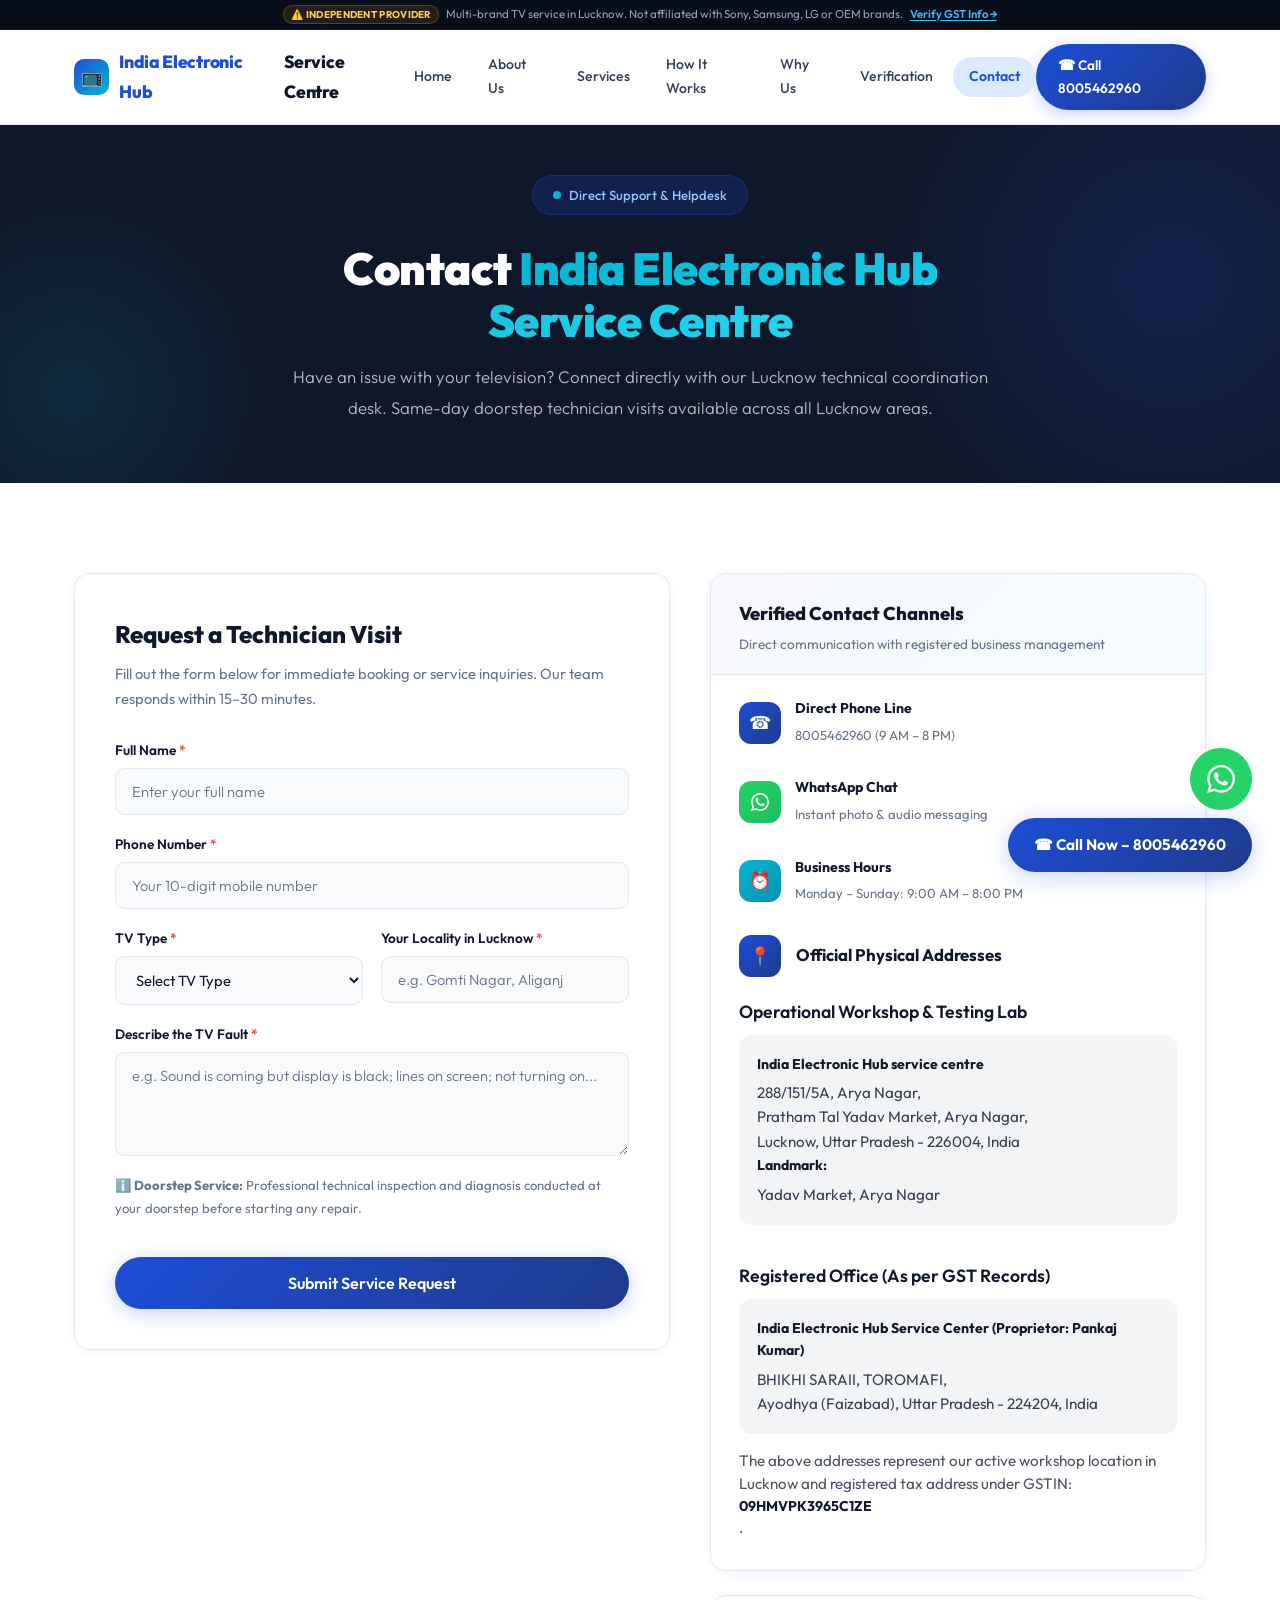
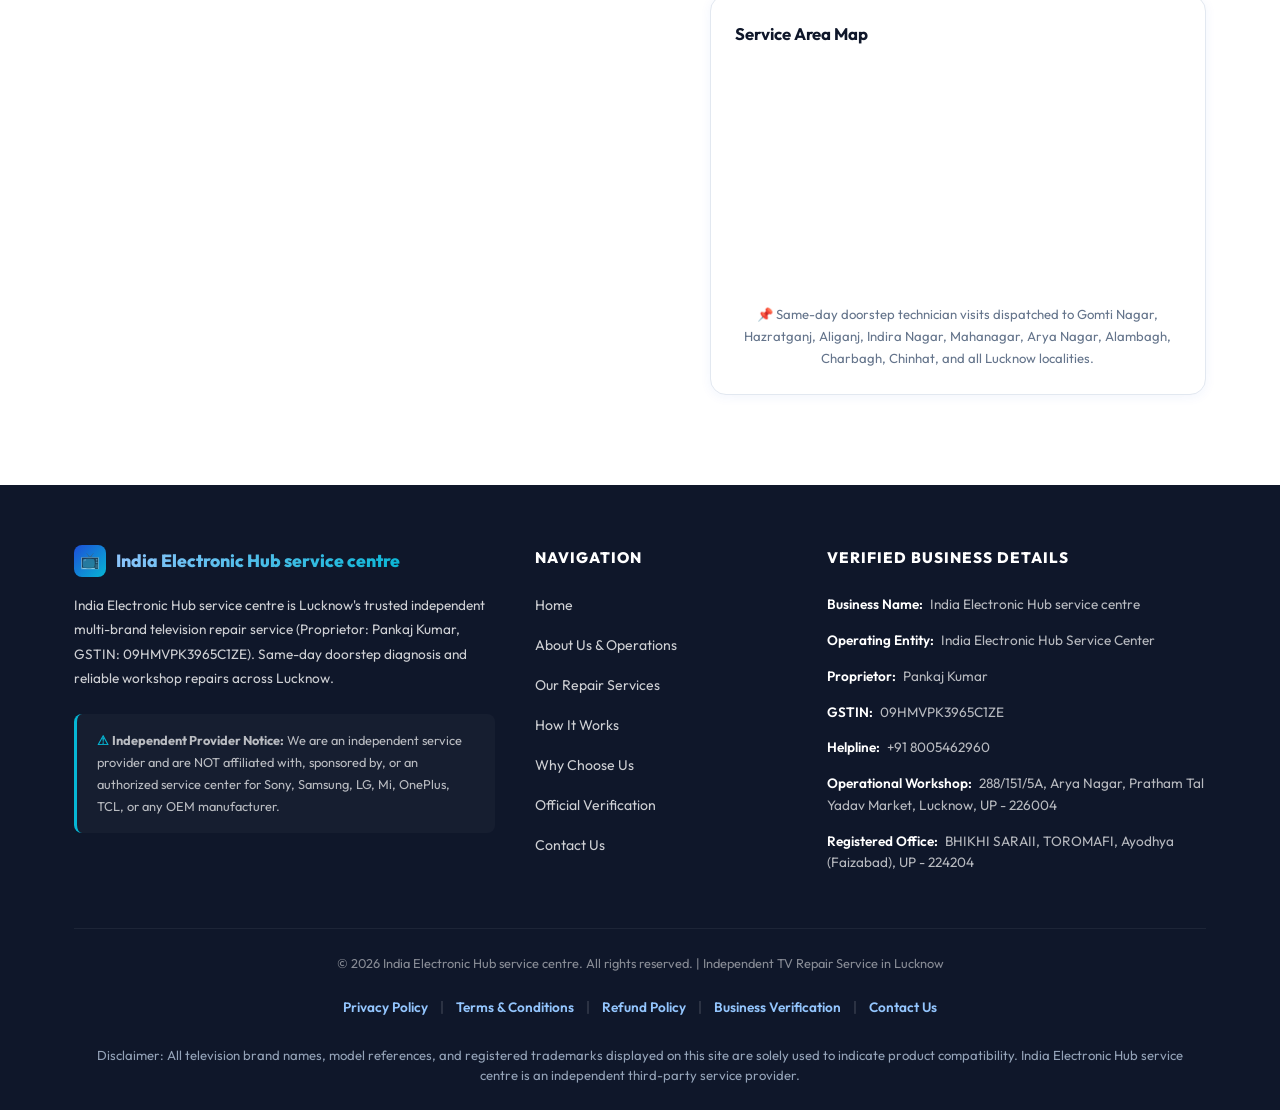
<file: contact.html>
<!DOCTYPE html>
<html lang="en">
<head>
<meta charset="UTF-8">
<meta name="viewport" content="width=device-width, initial-scale=1.0">
<title>Contact Us – India Electronic Hub service centre | Independent TV Repair Lucknow</title>
<meta name="description" content="Get in touch with India Electronic Hub service centre for expert TV repair in Lucknow. Call 8005462960 or WhatsApp us. Same-day doorstep service.">
<meta name="keywords" content="contact India Electronic Hub service centre, TV repair Lucknow contact, India Electronic Hub Service Center phone number, Pankaj Kumar TV repair, Lucknow TV service phone">
<link rel="stylesheet" href="style.css">
<link rel="icon" type="image/svg+xml" href="data:image/svg+xml,<svg xmlns='http://www.w3.org/2000/svg' viewBox='0 0 100 100'><text y='.9em' font-size='90'>📺</text></svg>">
<link rel="canonical" href="https://indiaelectronichub.vercel.app/contact.html">
<meta property="og:title" content="Contact Us - India Electronic Hub service centre">
<meta property="og:description" content="Contact Lucknow's trusted independent TV repair service. Call 8005462960 or WhatsApp for same-day doorstep service.">
<meta property="og:url" content="https://indiaelectronichub.vercel.app/contact.html">
<meta property="og:type" content="website">
<script type="application/ld+json">
{
  "@context": "https://schema.org",
  "@type": "LocalBusiness",
  "name": "India Electronic Hub service centre",
  "alternateName": "India Electronic Hub service centre",
  "url": "https://indiaelectronichub.vercel.app/",
  "telephone": "+918005462960",
  "address": [
    {
      "@type": "PostalAddress",
      "streetAddress": "BHIKHI SARAII, TOROMAFI",
      "addressLocality": "Ayodhya",
      "addressRegion": "UP",
      "postalCode": "224204",
      "addressCountry": "IN"
    },
    {
      "@type": "PostalAddress",
      "streetAddress": "288/151/5A, ARYA NAGAR, PRATHAM TAL YADAV MARKET",
      "addressLocality": "Lucknow",
      "addressRegion": "UP",
      "postalCode": "226004",
      "addressCountry": "IN"
    }
  ],
  "openingHoursSpecification": [
    {
      "@type": "OpeningHoursSpecification",
      "dayOfWeek": ["Monday","Tuesday","Wednesday","Thursday","Friday","Saturday","Sunday"],
      "opens": "09:00",
      "closes": "20:00"
    }
  ],
  "areaServed": ["Lucknow", "Ayodhya"],
  "taxID": "09HMVPK3965C1ZE"
}
</script>
</head>
<body>

<!-- TOP COMPLIANCE BAR -->
<div class="top-compliance-bar">
  <div class="top-compliance-inner">
    <span class="compliance-tag">⚠️ Independent Provider</span>
    <span class="compliance-text">Multi-brand TV service in Lucknow. Not affiliated with Sony, Samsung, LG or OEM brands.</span>
    <a href="business-verification.html" class="compliance-link">Verify GST Info &rarr;</a>
  </div>
</div>

<!-- HEADER -->
<header class="header" id="header">
  <div class="header-inner">
    <a href="index.html" class="logo">
      <span class="logo-icon">📺</span>
      India Electronic Hub <span>Service Centre</span>
    </a>
    <nav class="nav" id="desktopNav">
      <a href="index.html">Home</a>
      <a href="about.html">About Us</a>
      <a href="index.html#services">Services</a>
      <a href="index.html#process">How It Works</a>
      <a href="index.html#why">Why Us</a>
      <a href="business-verification.html">Verification</a>
      <a href="contact.html" class="active">Contact</a>
    </nav>
    <a href="tel:8005462960" class="header-cta" id="headerCallBtn">&#9742; Call 8005462960</a>
    <button class="menu-toggle" id="menuToggle" aria-label="Open menu">&#9776;</button>
  </div>
</header>

<!-- MOBILE NAV -->
<div class="mobile-nav" id="mobileNav">
  <button class="close-btn" id="closeNav" aria-label="Close menu">&times;</button>
  <a href="index.html">Home</a>
  <a href="about.html">About Us</a>
  <a href="index.html#services">Services</a>
  <a href="index.html#process">How It Works</a>
  <a href="index.html#why">Why Us</a>
  <a href="business-verification.html">Verification</a>
  <a href="contact.html">Contact</a>
  <a href="tel:8005462960" class="mobile-phone-btn">&#9742; Call 8005462960</a>
</div>

<!-- PAGE HERO -->
<section class="page-hero">
  <div class="container">
    <div class="page-hero-content">
      <div class="hero-badge">
        <span class="badge-dot"></span>
        Direct Support & Helpdesk
      </div>
      <h1>Contact <span class="highlight">India Electronic Hub Service Centre</span></h1>
      <p>Have an issue with your television? Connect directly with our Lucknow technical coordination desk. Same-day doorstep technician visits available across all Lucknow areas.</p>
    </div>
  </div>
</section>

<!-- CONTACT CONTENT -->
<section class="section" id="contactContent">
  <div class="container">
    <div class="contact-page-grid">
      <!-- Contact Form -->
      <div class="contact-form-wrapper">
        <div class="form-header">
          <h2>Request a Technician Visit</h2>
          <p>Fill out the form below for immediate booking or service inquiries. Our team responds within 15–30 minutes.</p>
        </div>
        <form class="contact-form" id="contactForm" onsubmit="handleFormSubmit(event)">
          <div class="form-group">
            <label for="fullName">Full Name <span class="required">*</span></label>
            <input type="text" id="fullName" name="fullName" placeholder="Enter your full name" required>
          </div>
          <div class="form-group">
            <label for="phone">Phone Number <span class="required">*</span></label>
            <input type="tel" id="phone" name="phone" placeholder="Your 10-digit mobile number" required pattern="[0-9]{10}">
          </div>
          <div class="form-row">
            <div class="form-group">
              <label for="tvType">TV Type <span class="required">*</span></label>
              <select id="tvType" name="tvType" required>
                <option value="">Select TV Type</option>
                <option value="LED TV">LED TV</option>
                <option value="Smart TV / Android TV">Smart TV / Android TV</option>
                <option value="4K UHD / OLED / QLED">4K UHD / OLED / QLED</option>
                <option value="LCD TV">LCD TV</option>
                <option value="Other">Other Electronic Display</option>
              </select>
            </div>
            <div class="form-group">
              <label for="locality">Your Locality in Lucknow <span class="required">*</span></label>
              <input type="text" id="locality" name="locality" placeholder="e.g. Gomti Nagar, Aliganj" required>
            </div>
          </div>
          <div class="form-group">
            <label for="message">Describe the TV Fault <span class="required">*</span></label>
            <textarea id="message" name="message" rows="4" placeholder="e.g. Sound is coming but display is black; lines on screen; not turning on..." required></textarea>
          </div>
          <div style="font-size:0.82rem;color:var(--text-light);margin-bottom:16px;">
            ℹ️ <strong>Doorstep Service:</strong> Professional technical inspection and diagnosis conducted at your doorstep before starting any repair.
          </div>
          <button type="submit" class="btn btn-secondary form-submit-btn" id="formSubmitBtn" style="width:100%;justify-content:center;">
            <span class="btn-text">Submit Service Request</span>
            <span class="btn-loader" style="display:none">Processing...</span>
          </button>
        </form>
        <div class="form-success" id="formSuccess" style="display:none">
          <div class="success-icon">✅</div>
          <h3>Service Request Received!</h3>
          <p>Our Lucknow technical desk has received your request. A technician coordinator will call you within 15–30 minutes to confirm your doorstep appointment.</p>
        </div>
      </div>

      <!-- Contact Info Sidebar -->
      <div class="contact-info-sidebar">
        <div class="info-card">
          <div class="info-card-header">
            <h3>Verified Contact Channels</h3>
            <p>Direct communication with registered business management</p>
          </div>
          <div class="info-items">
            <!-- Phone -->
            <a href="tel:8005462960" class="info-item" id="infoPhone">
              <div class="info-icon">&#9742;</div>
              <div>
                <strong>Direct Phone Line</strong>
                <span>8005462960 (9 AM – 8 PM)</span>
              </div>
            </a>

            <!-- WhatsApp -->
            <a href="https://wa.me/918005462960?text=Hi%2C%20I%20need%20TV%20repair%20service%20in%20Lucknow" target="_blank" class="info-item info-item-wa" id="infoWhatsapp">
              <div class="info-icon info-icon-wa">
                <svg width="18" height="18" viewBox="0 0 24 24" fill="white"><path d="M17.472 14.382c-.297-.149-1.758-.867-2.03-.967-.273-.099-.471-.148-.67.15-.197.297-.767.966-.94 1.164-.173.199-.347.223-.644.075-.297-.15-1.255-.463-2.39-1.475-.883-.788-1.48-1.761-1.653-2.059-.173-.297-.018-.458.13-.606.134-.133.298-.347.446-.52.149-.174.198-.298.298-.497.099-.198.05-.371-.025-.52-.075-.149-.669-1.612-.916-2.207-.242-.579-.487-.5-.669-.51-.173-.008-.371-.01-.57-.01-.198 0-.52.074-.792.372-.272.297-1.04 1.016-1.04 2.479 0 1.462 1.065 2.875 1.213 3.074.149.198 2.096 3.2 5.077 4.487.709.306 1.262.489 1.694.625.712.227 1.36.195 1.871.118.571-.085 1.758-.719 2.006-1.413.248-.694.248-1.289.173-1.413-.074-.124-.272-.198-.57-.347m-5.421 7.403h-.004a9.87 9.87 0 01-5.031-1.378l-.361-.214-3.741.982.998-3.648-.235-.374a9.86 9.86 0 01-1.51-5.26c.001-5.45 4.436-9.884 9.888-9.884 2.64 0 5.122 1.03 6.988 2.898a9.825 9.825 0 012.893 6.994c-.003 5.45-4.437 9.884-9.885 9.884m8.413-18.297A11.815 11.815 0 0012.05 0C5.495 0 .16 5.335.157 11.892c0 2.096.547 4.142 1.588 5.945L.057 24l6.305-1.654a11.882 11.882 0 005.683 1.448h.005c6.554 0 11.89-5.335 11.893-11.893a11.821 11.821 0 00-3.48-8.413z"/></svg>
              </div>
              <div>
                <strong>WhatsApp Chat</strong>
                <span>Instant photo & audio messaging</span>
              </div>
            </a>


            <!-- Working Hours -->
            <div class="info-item" id="infoHours">
              <div class="info-icon info-icon-hours">⏰</div>
              <div>
                <strong>Business Hours</strong>
                <span>Monday &ndash; Sunday: 9:00 AM &ndash; 8:00 PM</span>
              </div>
            </div>

            <!-- Locations -->
            <div class="info-item" id="infoLocation" style="flex-direction: column; align-items: stretch; gap: 0;">
              <div style="display: flex; align-items: center; gap: 15px; margin-bottom: 5px;">
                <div class="info-icon">📍</div>
                <strong style="font-size:1.05rem">Official Physical Addresses</strong>
              </div>
              
              <div class="address-card-heading" style="margin-top: 15px;">Operational Workshop & Testing Lab</div>
              <div class="address-custom-card">
                <strong>India Electronic Hub service centre</strong>
                288/151/5A, Arya Nagar,<br>
                Pratham Tal Yadav Market, Arya Nagar,<br>
                Lucknow, Uttar Pradesh - 226004, India<br>
                <strong>Landmark:</strong> Yadav Market, Arya Nagar
              </div>

              <div class="address-card-heading">Registered Office (As per GST Records)</div>
              <div class="address-custom-card">
                <strong>India Electronic Hub Service Center (Proprietor: Pankaj Kumar)</strong>
                BHIKHI SARAII, TOROMAFI,<br>
                Ayodhya (Faizabad), Uttar Pradesh - 224204, India
              </div>

              <div class="address-note" style="margin-bottom:8px;">
                The above addresses represent our active workshop location in Lucknow and registered tax address under GSTIN: <strong>09HMVPK3965C1ZE</strong>.
              </div>
            </div>
          </div>
        </div>

        <!-- Map Card -->
        <div class="map-card">
          <h3>Service Area Map</h3>
          <div class="map-embed">
            <iframe src="https://www.google.com/maps/embed?pb=!1m18!1m12!1m3!1d227748.38256790898!2d80.75540499999999!3d26.8506946!2m3!1f0!2f0!3f0!3m2!1i1024!2i768!4f13.1!3m3!1m2!1s0x399bfd991f32b16b%3A0x93ccba8909978be7!2sLucknow%2C%20Uttar%20Pradesh!5e0!3m2!1sen!2sin!4v1700000000000" width="100%" height="220" style="border:0;border-radius:12px" allowfullscreen="" loading="lazy" referrerpolicy="no-referrer-when-downgrade" title="India Electronic Hub service centre Lucknow Service Area"></iframe>
          </div>
          <p class="map-note">📌 Same-day doorstep technician visits dispatched to Gomti Nagar, Hazratganj, Aliganj, Indira Nagar, Mahanagar, Arya Nagar, Alambagh, Charbagh, Chinhat, and all Lucknow localities.</p>
        </div>
      </div>
    </div>
  </div>
</section>

<!-- FOOTER -->
<footer class="footer" id="siteFooter">
  <div class="container">
    <div class="footer-grid">
      <div class="footer-col-about">
        <div class="footer-logo">
          <span class="fl-icon">📺</span>
          <span class="fl-text">India Electronic Hub service centre</span>
        </div>
        <p class="footer-about">India Electronic Hub service centre is Lucknow's trusted independent multi-brand television repair service (Proprietor: Pankaj Kumar, GSTIN: 09HMVPK3965C1ZE). Same-day doorstep diagnosis and reliable workshop repairs across Lucknow.</p>
        <div class="footer-disclaimer">
          <span class="warning-icon">⚠</span> <strong>Independent Provider Notice:</strong> We are an independent service provider and are NOT affiliated with, sponsored by, or an authorized service center for Sony, Samsung, LG, Mi, OnePlus, TCL, or any OEM manufacturer.
        </div>
      </div>
      <div class="footer-col-links">
        <h4>NAVIGATION</h4>
        <div class="footer-links">
          <a href="index.html">Home</a>
          <a href="about.html">About Us & Operations</a>
          <a href="index.html#services">Our Repair Services</a>
          <a href="index.html#process">How It Works</a>
          <a href="index.html#why">Why Choose Us</a>
          <a href="business-verification.html">Official Verification</a>
          <a href="contact.html">Contact Us</a>
        </div>
      </div>
      <div class="footer-col-legal">
        <h4>VERIFIED BUSINESS DETAILS</h4>
        <ul class="legal-office-list">
          <li><strong>Business Name:</strong> India Electronic Hub service centre</li>
          <li><strong>Operating Entity:</strong> India Electronic Hub Service Center</li>
          <li><strong>Proprietor:</strong> Pankaj Kumar</li>
          <li><strong>GSTIN:</strong> 09HMVPK3965C1ZE</li>
          <li><strong>Helpline:</strong> +91 8005462960</li>
          <li><strong>Operational Workshop:</strong> 288/151/5A, Arya Nagar, Pratham Tal Yadav Market, Lucknow, UP - 226004</li>
          <li><strong>Registered Office:</strong> BHIKHI SARAII, TOROMAFI, Ayodhya (Faizabad), UP - 224204</li>
        </ul>
      </div>
    </div>
    <div class="footer-bottom">
      <p class="copyright-text">&copy; 2026 India Electronic Hub service centre. All rights reserved. | Independent TV Repair Service in Lucknow</p>
      <div class="footer-bottom-links">
        <a href="privacy-policy.html">Privacy Policy</a> <span class="sep">|</span> 
        <a href="terms-and-conditions.html">Terms & Conditions</a> <span class="sep">|</span> 
        <a href="refund-policy.html">Refund Policy</a> <span class="sep">|</span> 
        <a href="business-verification.html">Business Verification</a> <span class="sep">|</span> 
        <a href="contact.html">Contact Us</a>
      </div>
      <p class="disclaimer-text" style="font-size: 0.82rem; color: #94A3B8; margin-top: 15px; text-align: center; line-height: 1.5; padding: 0 15px;">Disclaimer: All television brand names, model references, and registered trademarks displayed on this site are solely used to indicate product compatibility. India Electronic Hub service centre is an independent third-party service provider.</p>
    </div>
  </div>
</footer>

<!-- FLOATING BUTTONS -->
<a href="https://wa.me/918005462960?text=Hi%2C%20I%20need%20TV%20repair%20service%20in%20Lucknow" target="_blank" class="floating-whatsapp" aria-label="WhatsApp" id="floatingWa">
  <svg width="28" height="28" viewBox="0 0 24 24" fill="white"><path d="M17.472 14.382c-.297-.149-1.758-.867-2.03-.967-.273-.099-.471-.148-.67.15-.197.297-.767.966-.94 1.164-.173.199-.347.223-.644.075-.297-.15-1.255-.463-2.39-1.475-.883-.788-1.48-1.761-1.653-2.059-.173-.297-.018-.458.13-.606.134-.133.298-.347.446-.52.149-.174.198-.298.298-.497.099-.198.05-.371-.025-.52-.075-.149-.669-1.612-.916-2.207-.242-.579-.487-.5-.669-.51-.173-.008-.371-.01-.57-.01-.198 0-.52.074-.792.372-.272.297-1.04 1.016-1.04 2.479 0 1.462 1.065 2.875 1.213 3.074.149.198 2.096 3.2 5.077 4.487.709.306 1.262.489 1.694.625.712.227 1.36.195 1.871.118.571-.085 1.758-.719 2.006-1.413.248-.694.248-1.289.173-1.413-.074-.124-.272-.198-.57-.347m-5.421 7.403h-.004a9.87 9.87 0 01-5.031-1.378l-.361-.214-3.741.982.998-3.648-.235-.374a9.86 9.86 0 01-1.51-5.26c.001-5.45 4.436-9.884 9.888-9.884 2.64 0 5.122 1.03 6.988 2.898a9.825 9.825 0 012.893 6.994c-.003 5.45-4.437 9.884-9.885 9.884m8.413-18.297A11.815 11.815 0 0012.05 0C5.495 0 .16 5.335.157 11.892c0 2.096.547 4.142 1.588 5.945L.057 24l6.305-1.654a11.882 11.882 0 005.683 1.448h.005c6.554 0 11.89-5.335 11.893-11.893a11.821 11.821 0 00-3.48-8.413z"/></svg>
</a>
<a href="tel:8005462960" class="floating-call" id="floatingCall">&#9742; Call Now – 8005462960</a>

<script>
// Sticky header effect
window.addEventListener("scroll", function() {
  document.getElementById("header").classList.toggle("scrolled", window.scrollY > 40);
});

// Mobile nav toggle
document.getElementById("menuToggle").addEventListener("click", function() {
  document.getElementById("mobileNav").classList.add("open");
});
document.getElementById("closeNav").addEventListener("click", function() {
  document.getElementById("mobileNav").classList.remove("open");
});

document.querySelectorAll('.mobile-nav a:not(.close-btn):not(.mobile-phone-btn)').forEach(function(link) {
  link.addEventListener('click', function() {
    document.getElementById('mobileNav').classList.remove('open');
  });
});

// Form submission handler
function handleFormSubmit(event) {
  event.preventDefault();
  var submitBtn = document.getElementById("formSubmitBtn");
  var btnText = submitBtn.querySelector(".btn-text");
  var btnLoader = submitBtn.querySelector(".btn-loader");
  var formSuccess = document.getElementById("formSuccess");
  var form = document.getElementById("contactForm");

  btnText.style.display = "none";
  btnLoader.style.display = "inline";
  submitBtn.disabled = true;

  setTimeout(function() {
    form.style.display = "none";
    formSuccess.style.display = "block";
  }, 900);
}
</script>
</body>
</html>
</file>
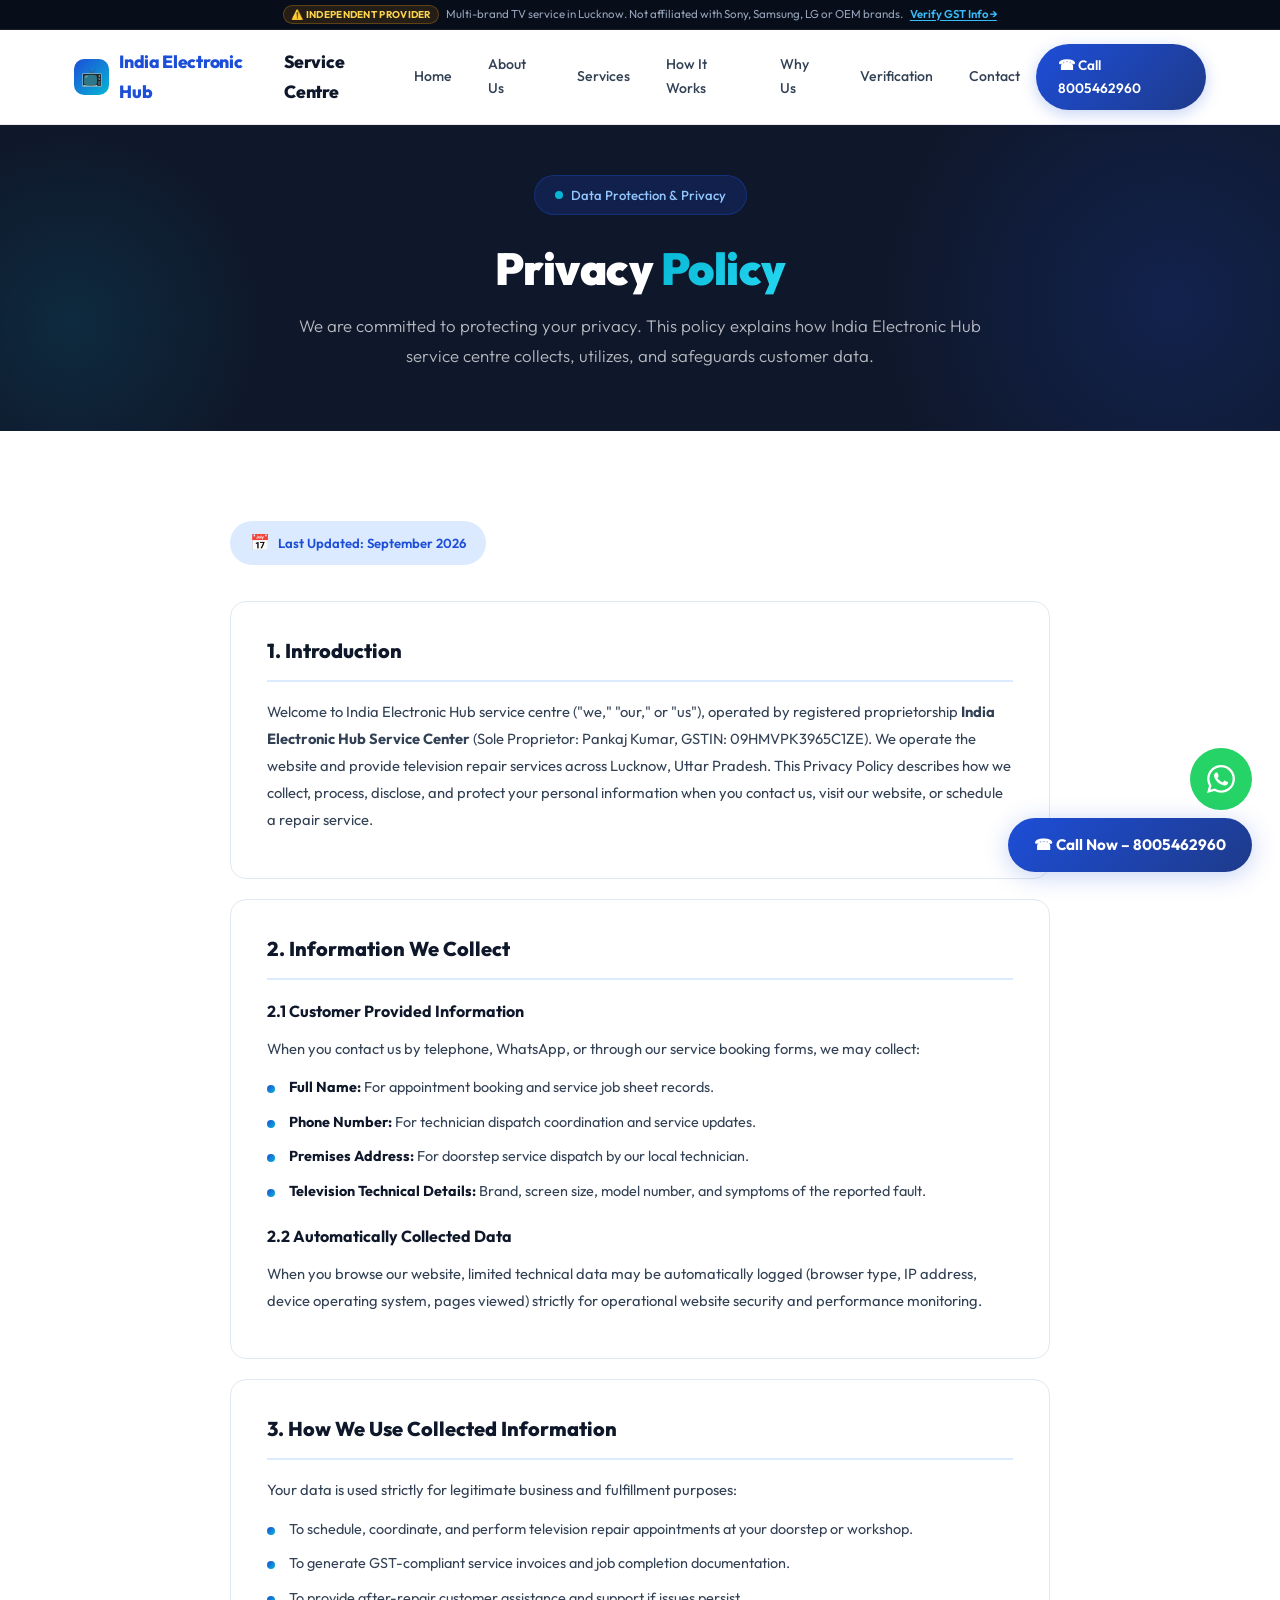
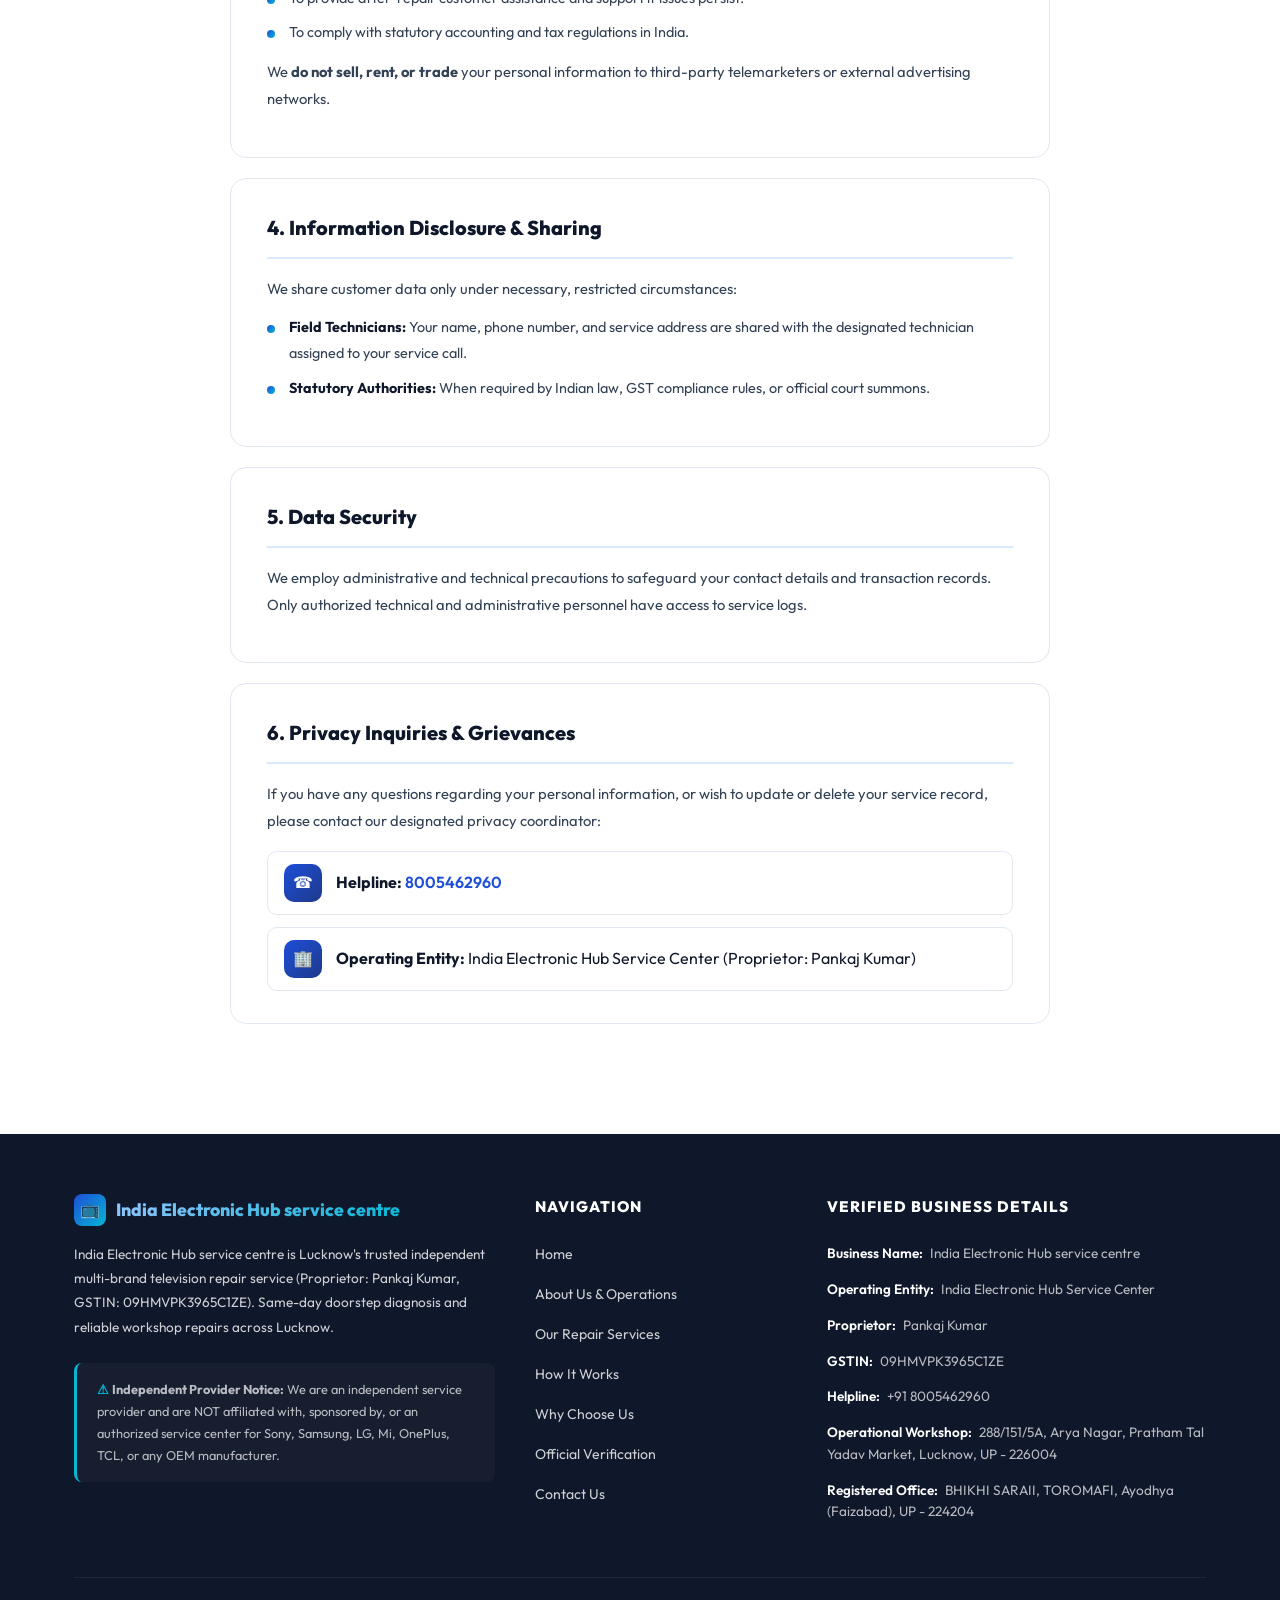
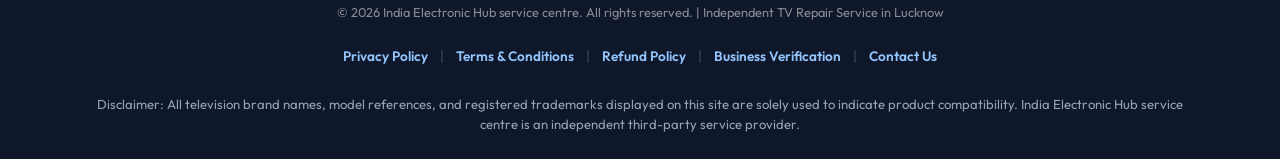
<file: privacy-policy.html>
<!DOCTYPE html>
<html lang="en">
<head>
<meta charset="UTF-8">
<meta name="viewport" content="width=device-width, initial-scale=1.0">
<title>Privacy Policy – India Electronic Hub service centre | TV Repair Service Lucknow</title>
<meta name="description" content="Privacy Policy of India Electronic Hub service centre (GSTIN: 09HMVPK3965C1ZE). How we protect and manage customer personal information.">
<link rel="stylesheet" href="style.css">
<link rel="icon" type="image/svg+xml" href="data:image/svg+xml,<svg xmlns='http://www.w3.org/2000/svg' viewBox='0 0 100 100'><text y='.9em' font-size='90'>📺</text></svg>">
<link rel="canonical" href="https://indiaelectronichub.vercel.app/privacy-policy.html">
<meta property="og:title" content="Privacy Policy - India Electronic Hub service centre">
<meta property="og:description" content="Our commitment to safeguarding your privacy and customer information.">
<meta property="og:url" content="https://indiaelectronichub.vercel.app/privacy-policy.html">
<meta property="og:type" content="website">
<script type="application/ld+json">
{
  "@context": "https://schema.org",
  "@type": "LocalBusiness",
  "name": "India Electronic Hub service centre",
  "alternateName": "India Electronic Hub service centre",
  "url": "https://indiaelectronichub.vercel.app/",
  "telephone": "+918005462960",
  "taxID": "09HMVPK3965C1ZE"
}
</script>
</head>
<body>

<!-- TOP COMPLIANCE BAR -->
<div class="top-compliance-bar">
  <div class="top-compliance-inner">
    <span class="compliance-tag">⚠️ Independent Provider</span>
    <span class="compliance-text">Multi-brand TV service in Lucknow. Not affiliated with Sony, Samsung, LG or OEM brands.</span>
    <a href="business-verification.html" class="compliance-link">Verify GST Info &rarr;</a>
  </div>
</div>

<!-- HEADER -->
<header class="header" id="header">
  <div class="header-inner">
    <a href="index.html" class="logo">
      <span class="logo-icon">📺</span>
      India Electronic Hub <span>Service Centre</span>
    </a>
    <nav class="nav" id="desktopNav">
      <a href="index.html">Home</a>
      <a href="about.html">About Us</a>
      <a href="index.html#services">Services</a>
      <a href="index.html#process">How It Works</a>
      <a href="index.html#why">Why Us</a>
      <a href="business-verification.html">Verification</a>
      <a href="contact.html">Contact</a>
    </nav>
    <a href="tel:8005462960" class="header-cta" id="headerCallBtn">&#9742; Call 8005462960</a>
    <button class="menu-toggle" id="menuToggle" aria-label="Open menu">&#9776;</button>
  </div>
</header>

<!-- MOBILE NAV -->
<div class="mobile-nav" id="mobileNav">
  <button class="close-btn" id="closeNav" aria-label="Close menu">&times;</button>
  <a href="index.html">Home</a>
  <a href="about.html">About Us</a>
  <a href="index.html#services">Services</a>
  <a href="index.html#process">How It Works</a>
  <a href="index.html#why">Why Us</a>
  <a href="business-verification.html">Verification</a>
  <a href="contact.html">Contact</a>
  <a href="tel:8005462960" class="mobile-phone-btn">&#9742; Call 8005462960</a>
</div>

<!-- PAGE HERO -->
<section class="page-hero">
  <div class="container">
    <div class="page-hero-content">
      <div class="hero-badge">
        <span class="badge-dot"></span>
        Data Protection & Privacy
      </div>
      <h1>Privacy <span class="highlight">Policy</span></h1>
      <p>We are committed to protecting your privacy. This policy explains how India Electronic Hub service centre collects, utilizes, and safeguards customer data.</p>
    </div>
  </div>
</section>

<!-- PRIVACY POLICY CONTENT -->
<section class="section" id="policyContent">
  <div class="container">
    <div class="legal-content">
      <div class="legal-updated">
        <span class="legal-update-icon">📅</span>
        Last Updated: September 2026
      </div>

      <div class="legal-card" id="ppIntro">
        <h2>1. Introduction</h2>
        <p>Welcome to India Electronic Hub service centre ("we," "our," or "us"), operated by registered proprietorship <strong>India Electronic Hub Service Center</strong> (Sole Proprietor: Pankaj Kumar, GSTIN: 09HMVPK3965C1ZE). We operate the website and provide television repair services across Lucknow, Uttar Pradesh. This Privacy Policy describes how we collect, process, disclose, and protect your personal information when you contact us, visit our website, or schedule a repair service.</p>
      </div>

      <div class="legal-card" id="ppCollection">
        <h2>2. Information We Collect</h2>
        <h3>2.1 Customer Provided Information</h3>
        <p>When you contact us by telephone, WhatsApp, or through our service booking forms, we may collect:</p>
        <ul>
          <li><strong>Full Name:</strong> For appointment booking and service job sheet records.</li>
          <li><strong>Phone Number:</strong> For technician dispatch coordination and service updates.</li>
          <li><strong>Premises Address:</strong> For doorstep service dispatch by our local technician.</li>
          <li><strong>Television Technical Details:</strong> Brand, screen size, model number, and symptoms of the reported fault.</li>
        </ul>
        <h3>2.2 Automatically Collected Data</h3>
        <p>When you browse our website, limited technical data may be automatically logged (browser type, IP address, device operating system, pages viewed) strictly for operational website security and performance monitoring.</p>
      </div>

      <div class="legal-card" id="ppUse">
        <h2>3. How We Use Collected Information</h2>
        <p>Your data is used strictly for legitimate business and fulfillment purposes:</p>
        <ul>
          <li>To schedule, coordinate, and perform television repair appointments at your doorstep or workshop.</li>
          <li>To generate GST-compliant service invoices and job completion documentation.</li>
          <li>To provide after-repair customer assistance and support if issues persist.</li>
          <li>To comply with statutory accounting and tax regulations in India.</li>
        </ul>
        <p>We <strong>do not sell, rent, or trade</strong> your personal information to third-party telemarketers or external advertising networks.</p>
      </div>

      <div class="legal-card" id="ppSharing">
        <h2>4. Information Disclosure & Sharing</h2>
        <p>We share customer data only under necessary, restricted circumstances:</p>
        <ul>
          <li><strong>Field Technicians:</strong> Your name, phone number, and service address are shared with the designated technician assigned to your service call.</li>
          <li><strong>Statutory Authorities:</strong> When required by Indian law, GST compliance rules, or official court summons.</li>
        </ul>
      </div>

      <div class="legal-card" id="ppSecurity">
        <h2>5. Data Security</h2>
        <p>We employ administrative and technical precautions to safeguard your contact details and transaction records. Only authorized technical and administrative personnel have access to service logs.</p>
      </div>

      <div class="legal-card" id="ppContact">
        <h2>6. Privacy Inquiries & Grievances</h2>
        <p>If you have any questions regarding your personal information, or wish to update or delete your service record, please contact our designated privacy coordinator:</p>
        <div class="legal-contact-info">
          <div class="legal-contact-item">
            <span class="lc-icon">&#9742;</span>
            <div><strong>Helpline:</strong> <a href="tel:8005462960">8005462960</a></div>
          </div>
          <div class="legal-contact-item">
            <span class="lc-icon">🏢</span>
            <div><strong>Operating Entity:</strong> India Electronic Hub Service Center (Proprietor: Pankaj Kumar)</div>
          </div>
        </div>
      </div>
    </div>
  </div>
</section>

<!-- FOOTER -->
<footer class="footer" id="siteFooter">
  <div class="container">
    <div class="footer-grid">
      <div class="footer-col-about">
        <div class="footer-logo">
          <span class="fl-icon">📺</span>
          <span class="fl-text">India Electronic Hub service centre</span>
        </div>
        <p class="footer-about">India Electronic Hub service centre is Lucknow's trusted independent multi-brand television repair service (Proprietor: Pankaj Kumar, GSTIN: 09HMVPK3965C1ZE). Same-day doorstep diagnosis and reliable workshop repairs across Lucknow.</p>
        <div class="footer-disclaimer">
          <span class="warning-icon">⚠</span> <strong>Independent Provider Notice:</strong> We are an independent service provider and are NOT affiliated with, sponsored by, or an authorized service center for Sony, Samsung, LG, Mi, OnePlus, TCL, or any OEM manufacturer.
        </div>
      </div>
      <div class="footer-col-links">
        <h4>NAVIGATION</h4>
        <div class="footer-links">
          <a href="index.html">Home</a>
          <a href="about.html">About Us & Operations</a>
          <a href="index.html#services">Our Repair Services</a>
          <a href="index.html#process">How It Works</a>
          <a href="index.html#why">Why Choose Us</a>
          <a href="business-verification.html">Official Verification</a>
          <a href="contact.html">Contact Us</a>
        </div>
      </div>
      <div class="footer-col-legal">
        <h4>VERIFIED BUSINESS DETAILS</h4>
        <ul class="legal-office-list">
          <li><strong>Business Name:</strong> India Electronic Hub service centre</li>
          <li><strong>Operating Entity:</strong> India Electronic Hub Service Center</li>
          <li><strong>Proprietor:</strong> Pankaj Kumar</li>
          <li><strong>GSTIN:</strong> 09HMVPK3965C1ZE</li>
          <li><strong>Helpline:</strong> +91 8005462960</li>
          <li><strong>Operational Workshop:</strong> 288/151/5A, Arya Nagar, Pratham Tal Yadav Market, Lucknow, UP - 226004</li>
          <li><strong>Registered Office:</strong> BHIKHI SARAII, TOROMAFI, Ayodhya (Faizabad), UP - 224204</li>
        </ul>
      </div>
    </div>
    <div class="footer-bottom">
      <p class="copyright-text">&copy; 2026 India Electronic Hub service centre. All rights reserved. | Independent TV Repair Service in Lucknow</p>
      <div class="footer-bottom-links">
        <a href="privacy-policy.html">Privacy Policy</a> <span class="sep">|</span> 
        <a href="terms-and-conditions.html">Terms & Conditions</a> <span class="sep">|</span> 
        <a href="refund-policy.html">Refund Policy</a> <span class="sep">|</span> 
        <a href="business-verification.html">Business Verification</a> <span class="sep">|</span> 
        <a href="contact.html">Contact Us</a>
      </div>
      <p class="disclaimer-text" style="font-size: 0.82rem; color: #94A3B8; margin-top: 15px; text-align: center; line-height: 1.5; padding: 0 15px;">Disclaimer: All television brand names, model references, and registered trademarks displayed on this site are solely used to indicate product compatibility. India Electronic Hub service centre is an independent third-party service provider.</p>
    </div>
  </div>
</footer>

<!-- FLOATING BUTTONS -->
<a href="https://wa.me/918005462960?text=Hi%2C%20I%20need%20TV%20repair%20service%20in%20Lucknow" target="_blank" class="floating-whatsapp" aria-label="WhatsApp" id="floatingWa">
  <svg width="28" height="28" viewBox="0 0 24 24" fill="white"><path d="M17.472 14.382c-.297-.149-1.758-.867-2.03-.967-.273-.099-.471-.148-.67.15-.197.297-.767.966-.94 1.164-.173.199-.347.223-.644.075-.297-.15-1.255-.463-2.39-1.475-.883-.788-1.48-1.761-1.653-2.059-.173-.297-.018-.458.13-.606.134-.133.298-.347.446-.52.149-.174.198-.298.298-.497.099-.198.05-.371-.025-.52-.075-.149-.669-1.612-.916-2.207-.242-.579-.487-.5-.669-.51-.173-.008-.371-.01-.57-.01-.198 0-.52.074-.792.372-.272.297-1.04 1.016-1.04 2.479 0 1.462 1.065 2.875 1.213 3.074.149.198 2.096 3.2 5.077 4.487.709.306 1.262.489 1.694.625.712.227 1.36.195 1.871.118.571-.085 1.758-.719 2.006-1.413.248-.694.248-1.289.173-1.413-.074-.124-.272-.198-.57-.347m-5.421 7.403h-.004a9.87 9.87 0 01-5.031-1.378l-.361-.214-3.741.982.998-3.648-.235-.374a9.86 9.86 0 01-1.51-5.26c.001-5.45 4.436-9.884 9.888-9.884 2.64 0 5.122 1.03 6.988 2.898a9.825 9.825 0 012.893 6.994c-.003 5.45-4.437 9.884-9.885 9.884m8.413-18.297A11.815 11.815 0 0012.05 0C5.495 0 .16 5.335.157 11.892c0 2.096.547 4.142 1.588 5.945L.057 24l6.305-1.654a11.882 11.882 0 005.683 1.448h.005c6.554 0 11.89-5.335 11.893-11.893a11.821 11.821 0 00-3.48-8.413z"/></svg>
</a>
<a href="tel:8005462960" class="floating-call" id="floatingCall">&#9742; Call Now – 8005462960</a>

<script>
window.addEventListener("scroll", function() {
  document.getElementById("header").classList.toggle("scrolled", window.scrollY > 40);
});
document.getElementById("menuToggle").addEventListener("click", function() {
  document.getElementById("mobileNav").classList.add("open");
});
document.getElementById("closeNav").addEventListener("click", function() {
  document.getElementById("mobileNav").classList.remove("open");
});
document.querySelectorAll('.mobile-nav a:not(.close-btn):not(.mobile-phone-btn)').forEach(function(link) {
  link.addEventListener('click', function() {
    document.getElementById('mobileNav').classList.remove('open');
  });
});
</script>
</body>
</html>
</file>
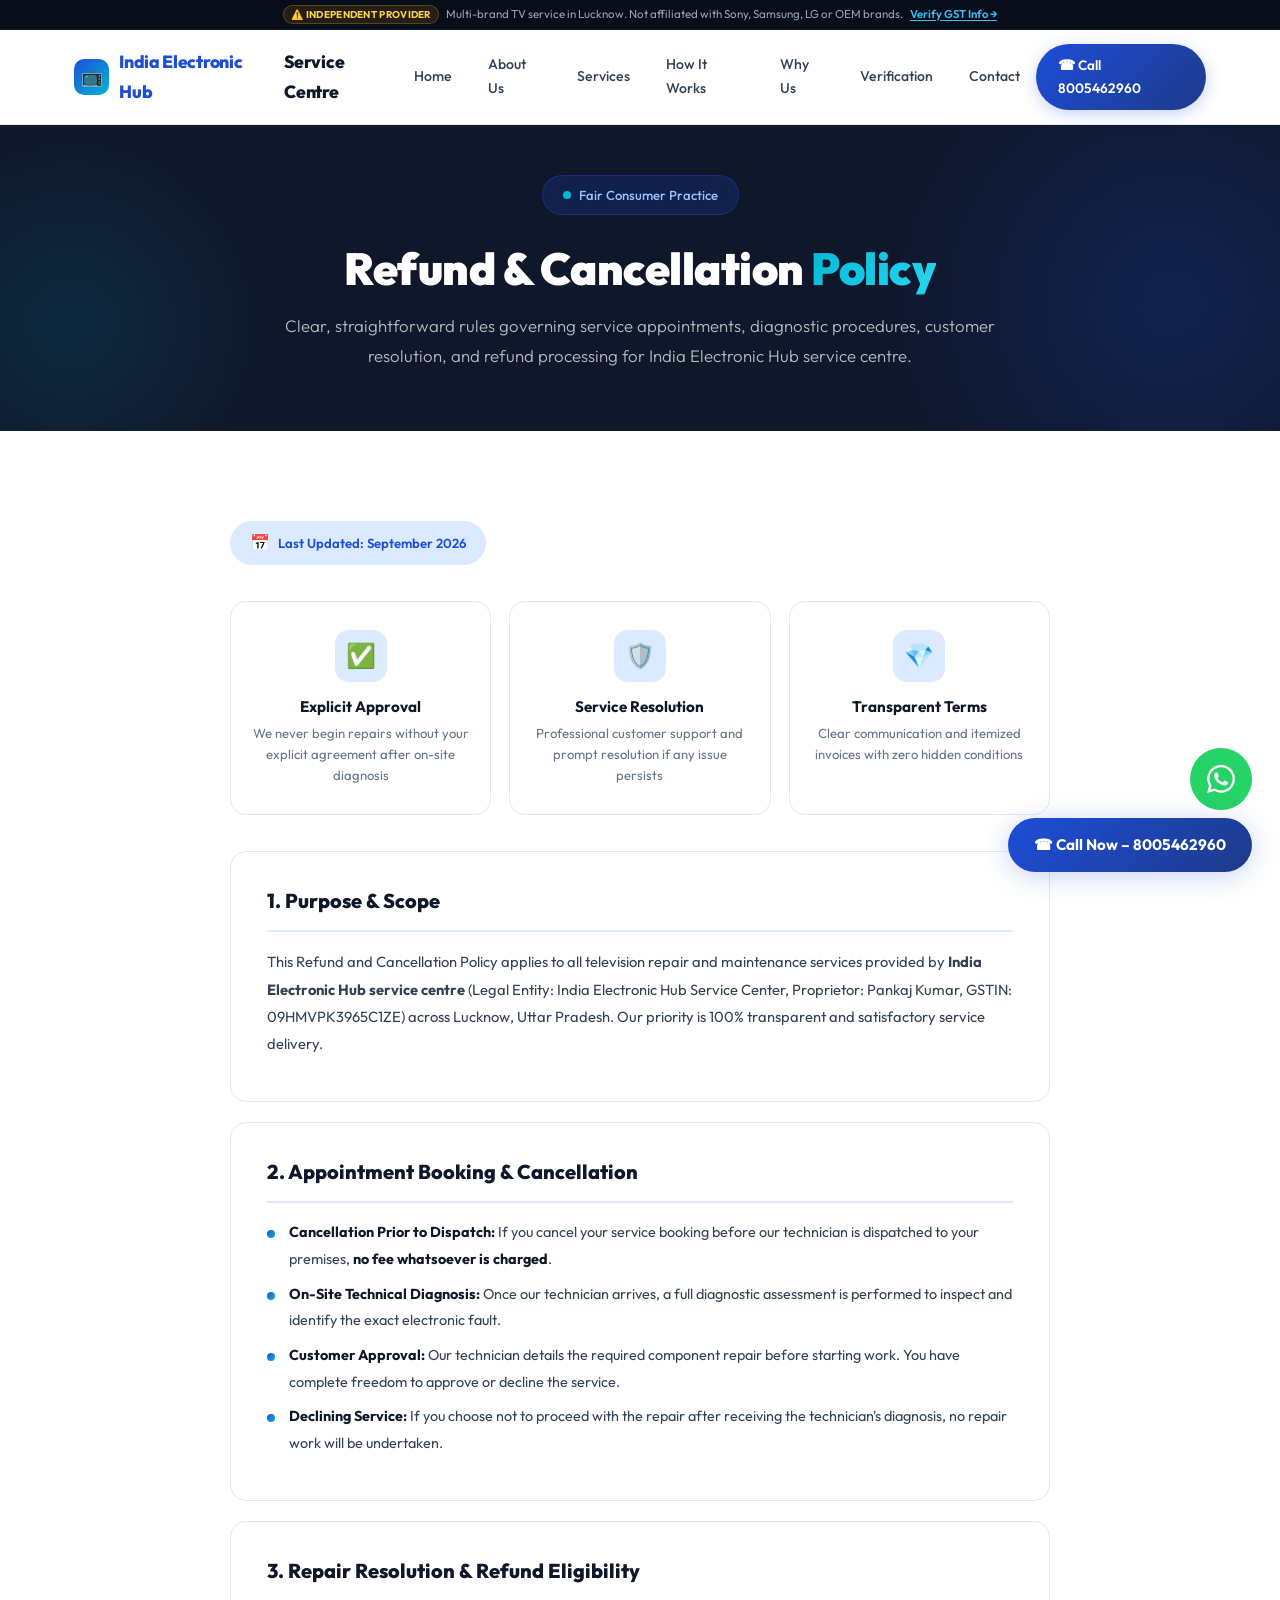
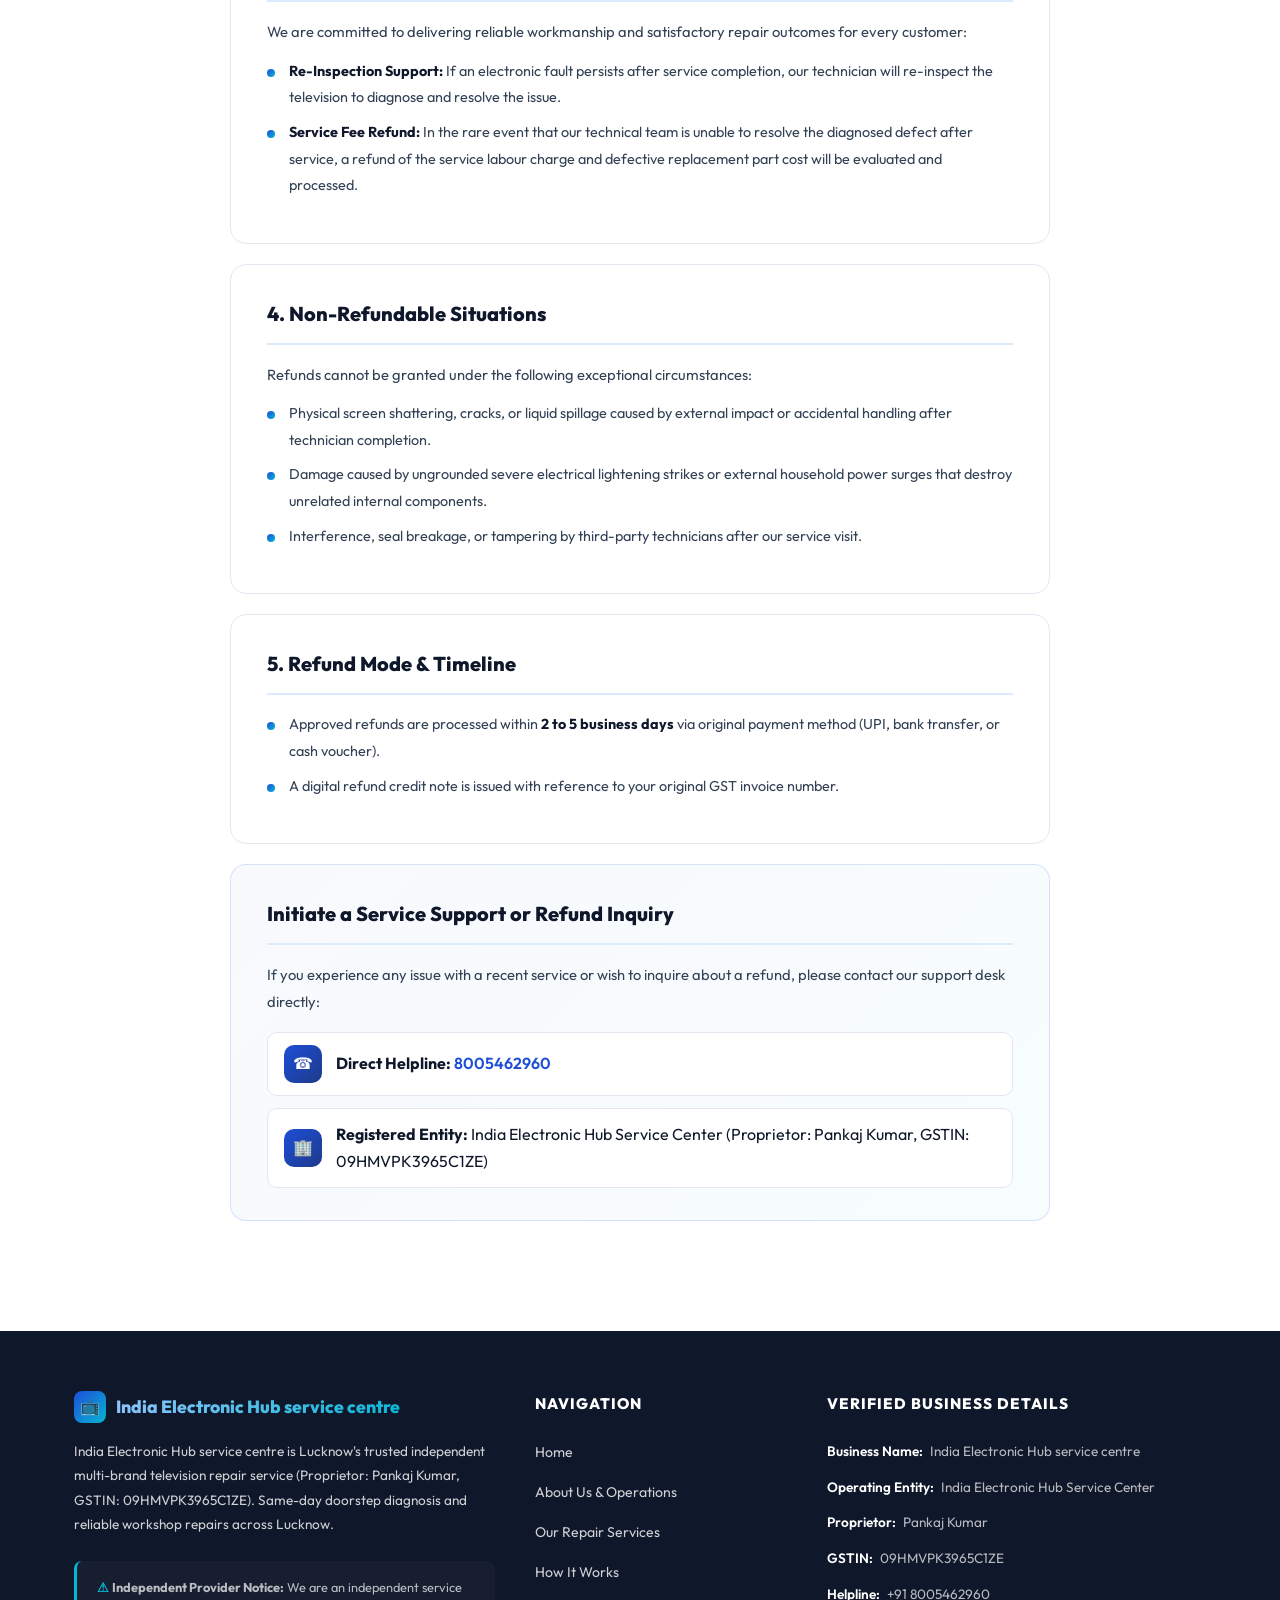
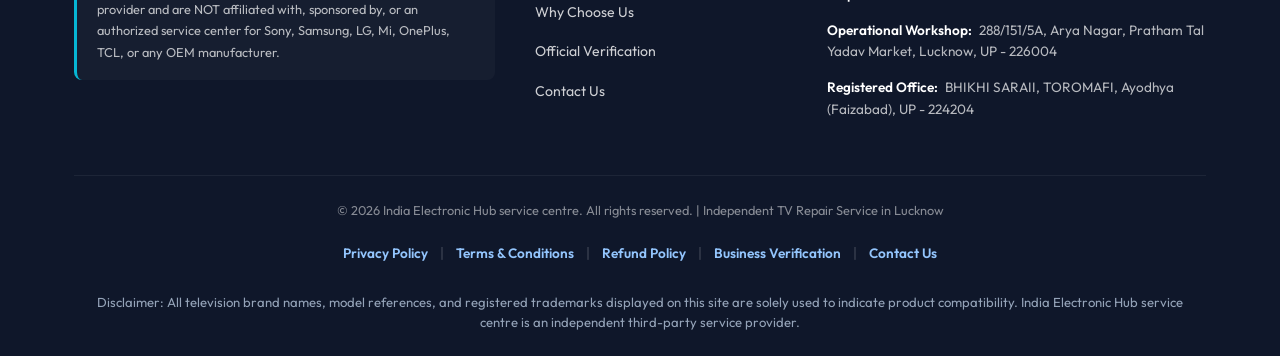
<file: refund-policy.html>
<!DOCTYPE html>
<html lang="en">
<head>
<meta charset="UTF-8">
<meta name="viewport" content="width=device-width, initial-scale=1.0">
<title>Refund & Cancellation Policy – India Electronic Hub service centre | TV Repair Lucknow</title>
<meta name="description" content="Refund and Cancellation Policy of India Electronic Hub service centre (GSTIN: 09HMVPK3965C1ZE). Transparent service policies and customer refund conditions.">
<link rel="stylesheet" href="style.css">
<link rel="icon" type="image/svg+xml" href="data:image/svg+xml,<svg xmlns='http://www.w3.org/2000/svg' viewBox='0 0 100 100'><text y='.9em' font-size='90'>📺</text></svg>">
<link rel="canonical" href="https://indiaelectronichub.vercel.app/refund-policy.html">
<meta property="og:title" content="Refund Policy - India Electronic Hub service centre">
<meta property="og:description" content="Fair, transparent refund, cancellation, and customer service policies.">
<meta property="og:url" content="https://indiaelectronichub.vercel.app/refund-policy.html">
<meta property="og:type" content="website">
<script type="application/ld+json">
{
  "@context": "https://schema.org",
  "@type": "LocalBusiness",
  "name": "India Electronic Hub service centre",
  "alternateName": "India Electronic Hub service centre",
  "url": "https://indiaelectronichub.vercel.app/",
  "telephone": "+918005462960",
  "taxID": "09HMVPK3965C1ZE"
}
</script>
</head>
<body>

<!-- TOP COMPLIANCE BAR -->
<div class="top-compliance-bar">
  <div class="top-compliance-inner">
    <span class="compliance-tag">⚠️ Independent Provider</span>
    <span class="compliance-text">Multi-brand TV service in Lucknow. Not affiliated with Sony, Samsung, LG or OEM brands.</span>
    <a href="business-verification.html" class="compliance-link">Verify GST Info &rarr;</a>
  </div>
</div>

<!-- HEADER -->
<header class="header" id="header">
  <div class="header-inner">
    <a href="index.html" class="logo">
      <span class="logo-icon">📺</span>
      India Electronic Hub <span>Service Centre</span>
    </a>
    <nav class="nav" id="desktopNav">
      <a href="index.html">Home</a>
      <a href="about.html">About Us</a>
      <a href="index.html#services">Services</a>
      <a href="index.html#process">How It Works</a>
      <a href="index.html#why">Why Us</a>
      <a href="business-verification.html">Verification</a>
      <a href="contact.html">Contact</a>
    </nav>
    <a href="tel:8005462960" class="header-cta" id="headerCallBtn">&#9742; Call 8005462960</a>
    <button class="menu-toggle" id="menuToggle" aria-label="Open menu">&#9776;</button>
  </div>
</header>

<!-- MOBILE NAV -->
<div class="mobile-nav" id="mobileNav">
  <button class="close-btn" id="closeNav" aria-label="Close menu">&times;</button>
  <a href="index.html">Home</a>
  <a href="about.html">About Us</a>
  <a href="index.html#services">Services</a>
  <a href="index.html#process">How It Works</a>
  <a href="index.html#why">Why Us</a>
  <a href="business-verification.html">Verification</a>
  <a href="contact.html">Contact</a>
  <a href="tel:8005462960" class="mobile-phone-btn">&#9742; Call 8005462960</a>
</div>

<!-- PAGE HERO -->
<section class="page-hero">
  <div class="container">
    <div class="page-hero-content">
      <div class="hero-badge">
        <span class="badge-dot"></span>
        Fair Consumer Practice
      </div>
      <h1>Refund & Cancellation <span class="highlight">Policy</span></h1>
      <p>Clear, straightforward rules governing service appointments, diagnostic procedures, customer resolution, and refund processing for India Electronic Hub service centre.</p>
    </div>
  </div>
</section>

<!-- REFUND POLICY CONTENT -->
<section class="section" id="refundContent">
  <div class="container">
    <div class="legal-content">
      <div class="legal-updated">
        <span class="legal-update-icon">📅</span>
        Last Updated: September 2026
      </div>

      <!-- Highlights -->
      <div class="refund-highlights">
        <div class="refund-highlight-card" id="rhApproval">
          <div class="rh-icon">✅</div>
          <h3>Explicit Approval</h3>
          <p>We never begin repairs without your explicit agreement after on-site diagnosis</p>
        </div>
        <div class="refund-highlight-card" id="rhResolution">
          <div class="rh-icon">🛡️</div>
          <h3>Service Resolution</h3>
          <p>Professional customer support and prompt resolution if any issue persists</p>
        </div>
        <div class="refund-highlight-card" id="rhTransparent">
          <div class="rh-icon">💎</div>
          <h3>Transparent Terms</h3>
          <p>Clear communication and itemized invoices with zero hidden conditions</p>
        </div>
      </div>

      <div class="legal-card" id="rpOverview">
        <h2>1. Purpose & Scope</h2>
        <p>This Refund and Cancellation Policy applies to all television repair and maintenance services provided by <strong>India Electronic Hub service centre</strong> (Legal Entity: India Electronic Hub Service Center, Proprietor: Pankaj Kumar, GSTIN: 09HMVPK3965C1ZE) across Lucknow, Uttar Pradesh. Our priority is 100% transparent and satisfactory service delivery.</p>
      </div>

      <div class="legal-card" id="rpInspection">
        <h2>2. Appointment Booking & Cancellation</h2>
        <ul>
          <li><strong>Cancellation Prior to Dispatch:</strong> If you cancel your service booking before our technician is dispatched to your premises, <strong>no fee whatsoever is charged</strong>.</li>
          <li><strong>On-Site Technical Diagnosis:</strong> Once our technician arrives, a full diagnostic assessment is performed to inspect and identify the exact electronic fault.</li>
          <li><strong>Customer Approval:</strong> Our technician details the required component repair before starting work. You have complete freedom to approve or decline the service.</li>
          <li><strong>Declining Service:</strong> If you choose not to proceed with the repair after receiving the technician's diagnosis, no repair work will be undertaken.</li>
        </ul>
      </div>

      <div class="legal-card" id="rpResolution">
        <h2>3. Repair Resolution & Refund Eligibility</h2>
        <p>We are committed to delivering reliable workmanship and satisfactory repair outcomes for every customer:</p>
        <ul>
          <li><strong>Re-Inspection Support:</strong> If an electronic fault persists after service completion, our technician will re-inspect the television to diagnose and resolve the issue.</li>
          <li><strong>Service Fee Refund:</strong> In the rare event that our technical team is unable to resolve the diagnosed defect after service, a refund of the service labour charge and defective replacement part cost will be evaluated and processed.</li>
        </ul>
      </div>

      <div class="legal-card" id="rpExclusions">
        <h2>4. Non-Refundable Situations</h2>
        <p>Refunds cannot be granted under the following exceptional circumstances:</p>
        <ul>
          <li>Physical screen shattering, cracks, or liquid spillage caused by external impact or accidental handling after technician completion.</li>
          <li>Damage caused by ungrounded severe electrical lightening strikes or external household power surges that destroy unrelated internal components.</li>
          <li>Interference, seal breakage, or tampering by third-party technicians after our service visit.</li>
        </ul>
      </div>

      <div class="legal-card" id="rpProcessing">
        <h2>5. Refund Mode & Timeline</h2>
        <ul>
          <li>Approved refunds are processed within <strong>2 to 5 business days</strong> via original payment method (UPI, bank transfer, or cash voucher).</li>
          <li>A digital refund credit note is issued with reference to your original GST invoice number.</li>
        </ul>
      </div>

      <div class="legal-card legal-card-contact" id="rpHelp">
        <h2>Initiate a Service Support or Refund Inquiry</h2>
        <p>If you experience any issue with a recent service or wish to inquire about a refund, please contact our support desk directly:</p>
        <div class="legal-contact-info">
          <div class="legal-contact-item">
            <span class="lc-icon">&#9742;</span>
            <div><strong>Direct Helpline:</strong> <a href="tel:8005462960">8005462960</a></div>
          </div>
          <div class="legal-contact-item">
            <span class="lc-icon">🏢</span>
            <div><strong>Registered Entity:</strong> India Electronic Hub Service Center (Proprietor: Pankaj Kumar, GSTIN: 09HMVPK3965C1ZE)</div>
          </div>
        </div>
      </div>
    </div>
  </div>
</section>

<!-- FOOTER -->
<footer class="footer" id="siteFooter">
  <div class="container">
    <div class="footer-grid">
      <div class="footer-col-about">
        <div class="footer-logo">
          <span class="fl-icon">📺</span>
          <span class="fl-text">India Electronic Hub service centre</span>
        </div>
        <p class="footer-about">India Electronic Hub service centre is Lucknow's trusted independent multi-brand television repair service (Proprietor: Pankaj Kumar, GSTIN: 09HMVPK3965C1ZE). Same-day doorstep diagnosis and reliable workshop repairs across Lucknow.</p>
        <div class="footer-disclaimer">
          <span class="warning-icon">⚠</span> <strong>Independent Provider Notice:</strong> We are an independent service provider and are NOT affiliated with, sponsored by, or an authorized service center for Sony, Samsung, LG, Mi, OnePlus, TCL, or any OEM manufacturer.
        </div>
      </div>
      <div class="footer-col-links">
        <h4>NAVIGATION</h4>
        <div class="footer-links">
          <a href="index.html">Home</a>
          <a href="about.html">About Us & Operations</a>
          <a href="index.html#services">Our Repair Services</a>
          <a href="index.html#process">How It Works</a>
          <a href="index.html#why">Why Choose Us</a>
          <a href="business-verification.html">Official Verification</a>
          <a href="contact.html">Contact Us</a>
        </div>
      </div>
      <div class="footer-col-legal">
        <h4>VERIFIED BUSINESS DETAILS</h4>
        <ul class="legal-office-list">
          <li><strong>Business Name:</strong> India Electronic Hub service centre</li>
          <li><strong>Operating Entity:</strong> India Electronic Hub Service Center</li>
          <li><strong>Proprietor:</strong> Pankaj Kumar</li>
          <li><strong>GSTIN:</strong> 09HMVPK3965C1ZE</li>
          <li><strong>Helpline:</strong> +91 8005462960</li>
          <li><strong>Operational Workshop:</strong> 288/151/5A, Arya Nagar, Pratham Tal Yadav Market, Lucknow, UP - 226004</li>
          <li><strong>Registered Office:</strong> BHIKHI SARAII, TOROMAFI, Ayodhya (Faizabad), UP - 224204</li>
        </ul>
      </div>
    </div>
    <div class="footer-bottom">
      <p class="copyright-text">&copy; 2026 India Electronic Hub service centre. All rights reserved. | Independent TV Repair Service in Lucknow</p>
      <div class="footer-bottom-links">
        <a href="privacy-policy.html">Privacy Policy</a> <span class="sep">|</span> 
        <a href="terms-and-conditions.html">Terms & Conditions</a> <span class="sep">|</span> 
        <a href="refund-policy.html">Refund Policy</a> <span class="sep">|</span> 
        <a href="business-verification.html">Business Verification</a> <span class="sep">|</span> 
        <a href="contact.html">Contact Us</a>
      </div>
      <p class="disclaimer-text" style="font-size: 0.82rem; color: #94A3B8; margin-top: 15px; text-align: center; line-height: 1.5; padding: 0 15px;">Disclaimer: All television brand names, model references, and registered trademarks displayed on this site are solely used to indicate product compatibility. India Electronic Hub service centre is an independent third-party service provider.</p>
    </div>
  </div>
</footer>

<!-- FLOATING BUTTONS -->
<a href="https://wa.me/918005462960?text=Hi%2C%20I%20need%20TV%20repair%20service%20in%20Lucknow" target="_blank" class="floating-whatsapp" aria-label="WhatsApp" id="floatingWa">
  <svg width="28" height="28" viewBox="0 0 24 24" fill="white"><path d="M17.472 14.382c-.297-.149-1.758-.867-2.03-.967-.273-.099-.471-.148-.67.15-.197.297-.767.966-.94 1.164-.173.199-.347.223-.644.075-.297-.15-1.255-.463-2.39-1.475-.883-.788-1.48-1.761-1.653-2.059-.173-.297-.018-.458.13-.606.134-.133.298-.347.446-.52.149-.174.198-.298.298-.497.099-.198.05-.371-.025-.52-.075-.149-.669-1.612-.916-2.207-.242-.579-.487-.5-.669-.51-.173-.008-.371-.01-.57-.01-.198 0-.52.074-.792.372-.272.297-1.04 1.016-1.04 2.479 0 1.462 1.065 2.875 1.213 3.074.149.198 2.096 3.2 5.077 4.487.709.306 1.262.489 1.694.625.712.227 1.36.195 1.871.118.571-.085 1.758-.719 2.006-1.413.248-.694.248-1.289.173-1.413-.074-.124-.272-.198-.57-.347m-5.421 7.403h-.004a9.87 9.87 0 01-5.031-1.378l-.361-.214-3.741.982.998-3.648-.235-.374a9.86 9.86 0 01-1.51-5.26c.001-5.45 4.436-9.884 9.888-9.884 2.64 0 5.122 1.03 6.988 2.898a9.825 9.825 0 012.893 6.994c-.003 5.45-4.437 9.884-9.885 9.884m8.413-18.297A11.815 11.815 0 0012.05 0C5.495 0 .16 5.335.157 11.892c0 2.096.547 4.142 1.588 5.945L.057 24l6.305-1.654a11.882 11.882 0 005.683 1.448h.005c6.554 0 11.89-5.335 11.893-11.893a11.821 11.821 0 00-3.48-8.413z"/></svg>
</a>
<a href="tel:8005462960" class="floating-call" id="floatingCall">&#9742; Call Now – 8005462960</a>

<script>
window.addEventListener("scroll", function() {
  document.getElementById("header").classList.toggle("scrolled", window.scrollY > 40);
});
document.getElementById("menuToggle").addEventListener("click", function() {
  document.getElementById("mobileNav").classList.add("open");
});
document.getElementById("closeNav").addEventListener("click", function() {
  document.getElementById("mobileNav").classList.remove("open");
});
document.querySelectorAll('.mobile-nav a:not(.close-btn):not(.mobile-phone-btn)').forEach(function(link) {
  link.addEventListener('click', function() {
    document.getElementById('mobileNav').classList.remove('open');
  });
});
</script>
</body>
</html>
</file>
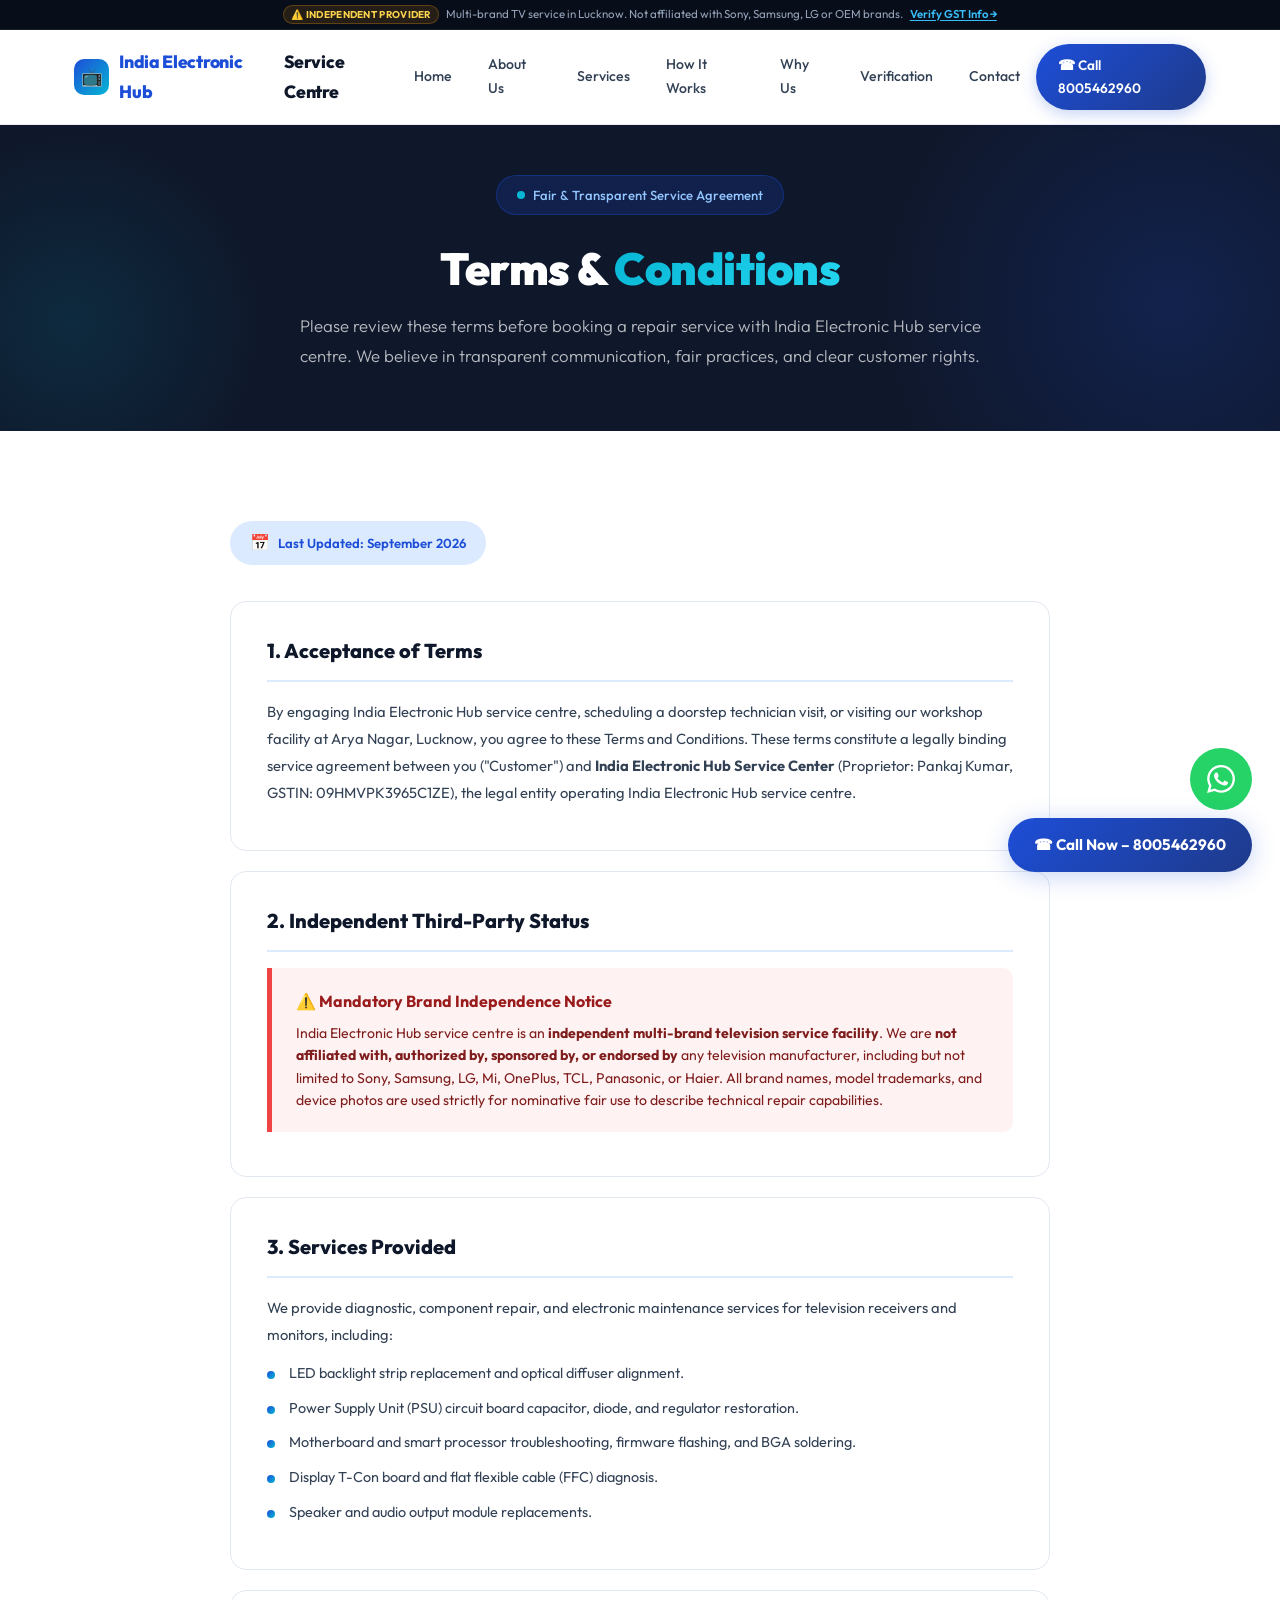
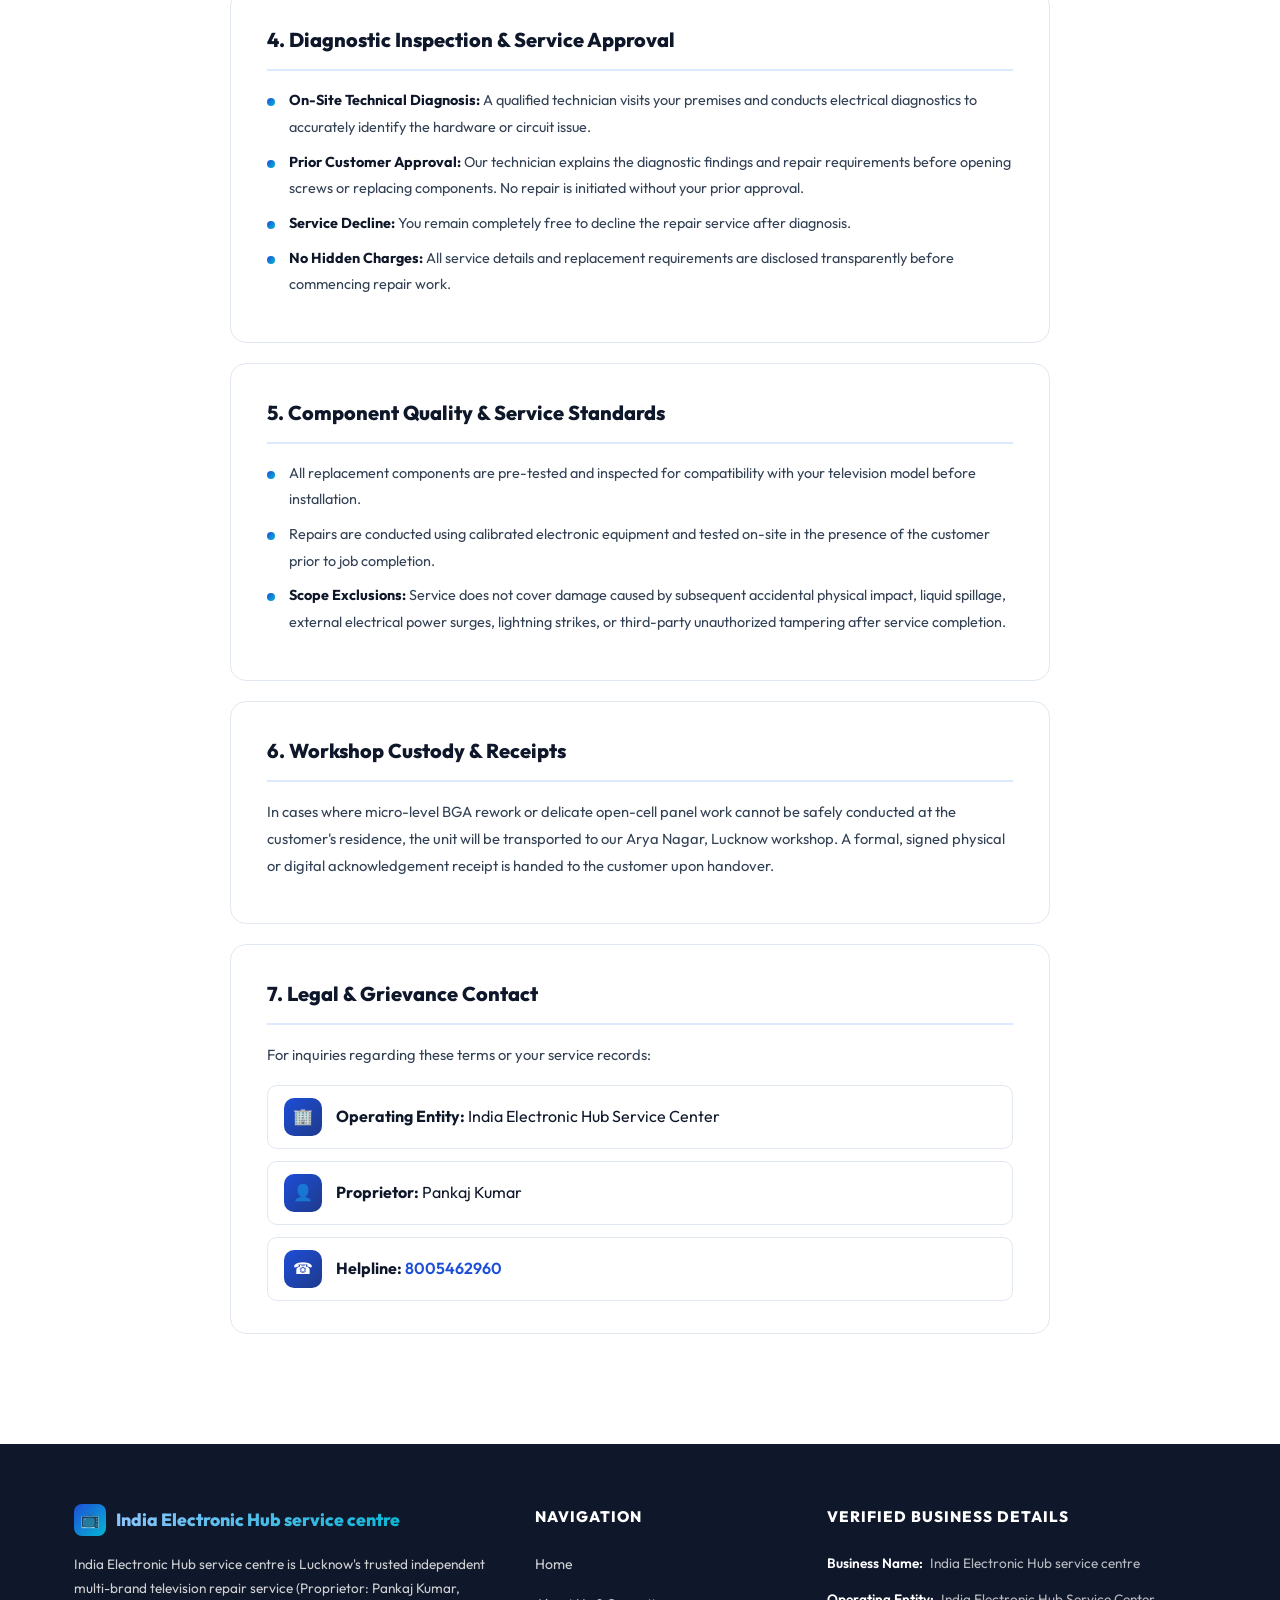
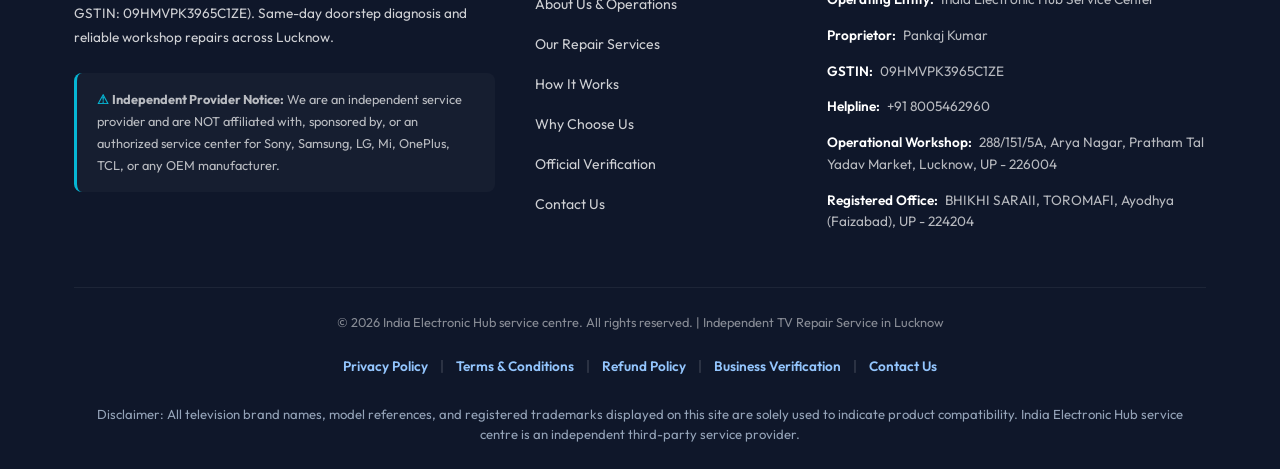
<file: terms-and-conditions.html>
<!DOCTYPE html>
<html lang="en">
<head>
<meta charset="UTF-8">
<meta name="viewport" content="width=device-width, initial-scale=1.0">
<title>Terms & Conditions – India Electronic Hub service centre | TV Repair Service Lucknow</title>
<meta name="description" content="Terms and Conditions of service for India Electronic Hub service centre (GSTIN: 09HMVPK3965C1ZE). Independent service agreement and customer policies.">
<link rel="stylesheet" href="style.css">
<link rel="icon" type="image/svg+xml" href="data:image/svg+xml,<svg xmlns='http://www.w3.org/2000/svg' viewBox='0 0 100 100'><text y='.9em' font-size='90'>📺</text></svg>">
<link rel="canonical" href="https://indiaelectronichub.vercel.app/terms-and-conditions.html">
<meta property="og:title" content="Terms & Conditions - India Electronic Hub service centre">
<meta property="og:description" content="Service agreement, customer terms, and transparent repair conditions.">
<meta property="og:url" content="https://indiaelectronichub.vercel.app/terms-and-conditions.html">
<meta property="og:type" content="website">
<script type="application/ld+json">
{
  "@context": "https://schema.org",
  "@type": "LocalBusiness",
  "name": "India Electronic Hub service centre",
  "alternateName": "India Electronic Hub service centre",
  "url": "https://indiaelectronichub.vercel.app/",
  "telephone": "+918005462960",
  "taxID": "09HMVPK3965C1ZE"
}
</script>
</head>
<body>

<!-- TOP COMPLIANCE BAR -->
<div class="top-compliance-bar">
  <div class="top-compliance-inner">
    <span class="compliance-tag">⚠️ Independent Provider</span>
    <span class="compliance-text">Multi-brand TV service in Lucknow. Not affiliated with Sony, Samsung, LG or OEM brands.</span>
    <a href="business-verification.html" class="compliance-link">Verify GST Info &rarr;</a>
  </div>
</div>

<!-- HEADER -->
<header class="header" id="header">
  <div class="header-inner">
    <a href="index.html" class="logo">
      <span class="logo-icon">📺</span>
      India Electronic Hub <span>Service Centre</span>
    </a>
    <nav class="nav" id="desktopNav">
      <a href="index.html">Home</a>
      <a href="about.html">About Us</a>
      <a href="index.html#services">Services</a>
      <a href="index.html#process">How It Works</a>
      <a href="index.html#why">Why Us</a>
      <a href="business-verification.html">Verification</a>
      <a href="contact.html">Contact</a>
    </nav>
    <a href="tel:8005462960" class="header-cta" id="headerCallBtn">&#9742; Call 8005462960</a>
    <button class="menu-toggle" id="menuToggle" aria-label="Open menu">&#9776;</button>
  </div>
</header>

<!-- MOBILE NAV -->
<div class="mobile-nav" id="mobileNav">
  <button class="close-btn" id="closeNav" aria-label="Close menu">&times;</button>
  <a href="index.html">Home</a>
  <a href="about.html">About Us</a>
  <a href="index.html#services">Services</a>
  <a href="index.html#process">How It Works</a>
  <a href="index.html#why">Why Us</a>
  <a href="business-verification.html">Verification</a>
  <a href="contact.html">Contact</a>
  <a href="tel:8005462960" class="mobile-phone-btn">&#9742; Call 8005462960</a>
</div>

<!-- PAGE HERO -->
<section class="page-hero">
  <div class="container">
    <div class="page-hero-content">
      <div class="hero-badge">
        <span class="badge-dot"></span>
        Fair & Transparent Service Agreement
      </div>
      <h1>Terms & <span class="highlight">Conditions</span></h1>
      <p>Please review these terms before booking a repair service with India Electronic Hub service centre. We believe in transparent communication, fair practices, and clear customer rights.</p>
    </div>
  </div>
</section>

<!-- TERMS CONTENT -->
<section class="section" id="termsContent">
  <div class="container">
    <div class="legal-content">
      <div class="legal-updated">
        <span class="legal-update-icon">📅</span>
        Last Updated: September 2026
      </div>

      <div class="legal-card" id="tcIntro">
        <h2>1. Acceptance of Terms</h2>
        <p>By engaging India Electronic Hub service centre, scheduling a doorstep technician visit, or visiting our workshop facility at Arya Nagar, Lucknow, you agree to these Terms and Conditions. These terms constitute a legally binding service agreement between you ("Customer") and <strong>India Electronic Hub Service Center</strong> (Proprietor: Pankaj Kumar, GSTIN: 09HMVPK3965C1ZE), the legal entity operating India Electronic Hub service centre.</p>
      </div>

      <div class="legal-card" id="tcBrandDisclaimer">
        <h2>2. Independent Third-Party Status</h2>
        <div class="prominent-disclaimer-box" style="margin:12px 0;">
          <h4>⚠️ Mandatory Brand Independence Notice</h4>
          <p>India Electronic Hub service centre is an <strong>independent multi-brand television service facility</strong>. We are <strong>not affiliated with, authorized by, sponsored by, or endorsed by</strong> any television manufacturer, including but not limited to Sony, Samsung, LG, Mi, OnePlus, TCL, Panasonic, or Haier. All brand names, model trademarks, and device photos are used strictly for nominative fair use to describe technical repair capabilities.</p>
        </div>
      </div>

      <div class="legal-card" id="tcServices">
        <h2>3. Services Provided</h2>
        <p>We provide diagnostic, component repair, and electronic maintenance services for television receivers and monitors, including:</p>
        <ul>
          <li>LED backlight strip replacement and optical diffuser alignment.</li>
          <li>Power Supply Unit (PSU) circuit board capacitor, diode, and regulator restoration.</li>
          <li>Motherboard and smart processor troubleshooting, firmware flashing, and BGA soldering.</li>
          <li>Display T-Con board and flat flexible cable (FFC) diagnosis.</li>
          <li>Speaker and audio output module replacements.</li>
        </ul>
      </div>

      <div class="legal-card" id="tcInspection">
        <h2>4. Diagnostic Inspection & Service Approval</h2>
        <ul>
          <li><strong>On-Site Technical Diagnosis:</strong> A qualified technician visits your premises and conducts electrical diagnostics to accurately identify the hardware or circuit issue.</li>
          <li><strong>Prior Customer Approval:</strong> Our technician explains the diagnostic findings and repair requirements before opening screws or replacing components. No repair is initiated without your prior approval.</li>
          <li><strong>Service Decline:</strong> You remain completely free to decline the repair service after diagnosis.</li>
          <li><strong>No Hidden Charges:</strong> All service details and replacement requirements are disclosed transparently before commencing repair work.</li>
        </ul>
      </div>

      <div class="legal-card" id="tcQuality">
        <h2>5. Component Quality & Service Standards</h2>
        <ul>
          <li>All replacement components are pre-tested and inspected for compatibility with your television model before installation.</li>
          <li>Repairs are conducted using calibrated electronic equipment and tested on-site in the presence of the customer prior to job completion.</li>
          <li><strong>Scope Exclusions:</strong> Service does not cover damage caused by subsequent accidental physical impact, liquid spillage, external electrical power surges, lightning strikes, or third-party unauthorized tampering after service completion.</li>
        </ul>
      </div>

      <div class="legal-card" id="tcWorkshop">
        <h2>6. Workshop Custody & Receipts</h2>
        <p>In cases where micro-level BGA rework or delicate open-cell panel work cannot be safely conducted at the customer's residence, the unit will be transported to our Arya Nagar, Lucknow workshop. A formal, signed physical or digital acknowledgement receipt is handed to the customer upon handover.</p>
      </div>

      <div class="legal-card" id="tcContact">
        <h2>7. Legal & Grievance Contact</h2>
        <p>For inquiries regarding these terms or your service records:</p>
        <div class="legal-contact-info">
          <div class="legal-contact-item">
            <span class="lc-icon">🏢</span>
            <div><strong>Operating Entity:</strong> India Electronic Hub Service Center</div>
          </div>
          <div class="legal-contact-item">
            <span class="lc-icon">👤</span>
            <div><strong>Proprietor:</strong> Pankaj Kumar</div>
          </div>
          <div class="legal-contact-item">
            <span class="lc-icon">&#9742;</span>
            <div><strong>Helpline:</strong> <a href="tel:8005462960">8005462960</a></div>
          </div>
        </div>
      </div>
    </div>
  </div>
</section>

<!-- FOOTER -->
<footer class="footer" id="siteFooter">
  <div class="container">
    <div class="footer-grid">
      <div class="footer-col-about">
        <div class="footer-logo">
          <span class="fl-icon">📺</span>
          <span class="fl-text">India Electronic Hub service centre</span>
        </div>
        <p class="footer-about">India Electronic Hub service centre is Lucknow's trusted independent multi-brand television repair service (Proprietor: Pankaj Kumar, GSTIN: 09HMVPK3965C1ZE). Same-day doorstep diagnosis and reliable workshop repairs across Lucknow.</p>
        <div class="footer-disclaimer">
          <span class="warning-icon">⚠</span> <strong>Independent Provider Notice:</strong> We are an independent service provider and are NOT affiliated with, sponsored by, or an authorized service center for Sony, Samsung, LG, Mi, OnePlus, TCL, or any OEM manufacturer.
        </div>
      </div>
      <div class="footer-col-links">
        <h4>NAVIGATION</h4>
        <div class="footer-links">
          <a href="index.html">Home</a>
          <a href="about.html">About Us & Operations</a>
          <a href="index.html#services">Our Repair Services</a>
          <a href="index.html#process">How It Works</a>
          <a href="index.html#why">Why Choose Us</a>
          <a href="business-verification.html">Official Verification</a>
          <a href="contact.html">Contact Us</a>
        </div>
      </div>
      <div class="footer-col-legal">
        <h4>VERIFIED BUSINESS DETAILS</h4>
        <ul class="legal-office-list">
          <li><strong>Business Name:</strong> India Electronic Hub service centre</li>
          <li><strong>Operating Entity:</strong> India Electronic Hub Service Center</li>
          <li><strong>Proprietor:</strong> Pankaj Kumar</li>
          <li><strong>GSTIN:</strong> 09HMVPK3965C1ZE</li>
          <li><strong>Helpline:</strong> +91 8005462960</li>
          <li><strong>Operational Workshop:</strong> 288/151/5A, Arya Nagar, Pratham Tal Yadav Market, Lucknow, UP - 226004</li>
          <li><strong>Registered Office:</strong> BHIKHI SARAII, TOROMAFI, Ayodhya (Faizabad), UP - 224204</li>
        </ul>
      </div>
    </div>
    <div class="footer-bottom">
      <p class="copyright-text">&copy; 2026 India Electronic Hub service centre. All rights reserved. | Independent TV Repair Service in Lucknow</p>
      <div class="footer-bottom-links">
        <a href="privacy-policy.html">Privacy Policy</a> <span class="sep">|</span> 
        <a href="terms-and-conditions.html">Terms & Conditions</a> <span class="sep">|</span> 
        <a href="refund-policy.html">Refund Policy</a> <span class="sep">|</span> 
        <a href="business-verification.html">Business Verification</a> <span class="sep">|</span> 
        <a href="contact.html">Contact Us</a>
      </div>
      <p class="disclaimer-text" style="font-size: 0.82rem; color: #94A3B8; margin-top: 15px; text-align: center; line-height: 1.5; padding: 0 15px;">Disclaimer: All television brand names, model references, and registered trademarks displayed on this site are solely used to indicate product compatibility. India Electronic Hub service centre is an independent third-party service provider.</p>
    </div>
  </div>
</footer>

<!-- FLOATING BUTTONS -->
<a href="https://wa.me/918005462960?text=Hi%2C%20I%20need%20TV%20repair%20service%20in%20Lucknow" target="_blank" class="floating-whatsapp" aria-label="WhatsApp" id="floatingWa">
  <svg width="28" height="28" viewBox="0 0 24 24" fill="white"><path d="M17.472 14.382c-.297-.149-1.758-.867-2.03-.967-.273-.099-.471-.148-.67.15-.197.297-.767.966-.94 1.164-.173.199-.347.223-.644.075-.297-.15-1.255-.463-2.39-1.475-.883-.788-1.48-1.761-1.653-2.059-.173-.297-.018-.458.13-.606.134-.133.298-.347.446-.52.149-.174.198-.298.298-.497.099-.198.05-.371-.025-.52-.075-.149-.669-1.612-.916-2.207-.242-.579-.487-.5-.669-.51-.173-.008-.371-.01-.57-.01-.198 0-.52.074-.792.372-.272.297-1.04 1.016-1.04 2.479 0 1.462 1.065 2.875 1.213 3.074.149.198 2.096 3.2 5.077 4.487.709.306 1.262.489 1.694.625.712.227 1.36.195 1.871.118.571-.085 1.758-.719 2.006-1.413.248-.694.248-1.289.173-1.413-.074-.124-.272-.198-.57-.347m-5.421 7.403h-.004a9.87 9.87 0 01-5.031-1.378l-.361-.214-3.741.982.998-3.648-.235-.374a9.86 9.86 0 01-1.51-5.26c.001-5.45 4.436-9.884 9.888-9.884 2.64 0 5.122 1.03 6.988 2.898a9.825 9.825 0 012.893 6.994c-.003 5.45-4.437 9.884-9.885 9.884m8.413-18.297A11.815 11.815 0 0012.05 0C5.495 0 .16 5.335.157 11.892c0 2.096.547 4.142 1.588 5.945L.057 24l6.305-1.654a11.882 11.882 0 005.683 1.448h.005c6.554 0 11.89-5.335 11.893-11.893a11.821 11.821 0 00-3.48-8.413z"/></svg>
</a>
<a href="tel:8005462960" class="floating-call" id="floatingCall">&#9742; Call Now – 8005462960</a>

<script>
window.addEventListener("scroll", function() {
  document.getElementById("header").classList.toggle("scrolled", window.scrollY > 40);
});
document.getElementById("menuToggle").addEventListener("click", function() {
  document.getElementById("mobileNav").classList.add("open");
});
document.getElementById("closeNav").addEventListener("click", function() {
  document.getElementById("mobileNav").classList.remove("open");
});
document.querySelectorAll('.mobile-nav a:not(.close-btn):not(.mobile-phone-btn)').forEach(function(link) {
  link.addEventListener('click', function() {
    document.getElementById('mobileNav').classList.remove('open');
  });
});
</script>
</body>
</html>
</file>
<file: style.css>
@import url('https://fonts.googleapis.com/css2?family=Outfit:wght@300;400;500;600;700;800;900&display=swap');

:root {
  /* Tech Blue & Electric Cyan premium palette */
  --primary: #1D4ED8;
  --primary-dark: #1E3A8A;
  --primary-light: #DBEAFE;
  --primary-glow: rgba(29,78,216,0.25);
  --accent: #06B6D4;
  --accent-dark: #0891B2;
  --accent-light: #CFFAFE;
  --dark: #0F172A;
  --dark-card: #1E293B;
  --text: #0F172A;
  --text-mid: #334155;
  --text-light: #64748B;
  --white: #FFFFFF;
  --off-white: #F8FAFC;
  --light-bg: #F1F5F9;
  --border: #E2E8F0;
  --success: #10B981;
  --whatsapp: #25D366;
  --shadow-sm: 0 2px 12px rgba(29,78,216,0.06);
  --shadow-md: 0 8px 30px rgba(29,78,216,0.10);
  --shadow-lg: 0 16px 50px rgba(29,78,216,0.14);
  --shadow-glow: 0 0 40px rgba(29,78,216,0.18);
  --radius: 16px;
  --radius-sm: 10px;
  --radius-xs: 6px;
  --ease: cubic-bezier(0.22, 1, 0.36, 1);
}

*, *::before, *::after { box-sizing: border-box; margin: 0; padding: 0; }
html { scroll-behavior: smooth; scroll-padding-top: 90px; }

body {
  font-family: 'Outfit', sans-serif;
  color: var(--text);
  line-height: 1.7;
  background: var(--white);
  -webkit-font-smoothing: antialiased;
  overflow-x: hidden;
}

a { text-decoration: none; color: inherit; }
ul { list-style: none; }
img { max-width: 100%; display: block; }
.container { max-width: 1180px; margin: 0 auto; padding: 0 24px; }

/* ===== ANIMATIONS ===== */
@keyframes floatY {
  0%, 100% { transform: translateY(0); }
  50% { transform: translateY(-8px); }
}
@keyframes shimmer {
  0% { background-position: -200% center; }
  100% { background-position: 200% center; }
}
@keyframes pulseGlow {
  0%, 100% { box-shadow: 0 0 0 0 var(--primary-glow); }
  50% { box-shadow: 0 0 0 12px rgba(29,78,216,0); }
}
@keyframes pulseWA {
  0%, 100% { box-shadow: 0 4px 20px rgba(37,211,102,0.35); }
  50% { box-shadow: 0 4px 35px rgba(37,211,102,0.55); }
}
@keyframes slideUp {
  from { opacity: 0; transform: translateY(30px); }
  to { opacity: 1; transform: translateY(0); }
}
@keyframes spinSlow {
  from { transform: rotate(0deg); }
  to { transform: rotate(360deg); }
}

/* ===== HEADER ===== */
.header {
  position: sticky; top: 0; left: 0; right: 0; z-index: 1000;
  background: rgba(255,255,255,0.96);
  backdrop-filter: blur(20px) saturate(180%);
  -webkit-backdrop-filter: blur(20px) saturate(180%);
  border-bottom: 1px solid rgba(226,221,240,0.6);
  transition: all 0.3s var(--ease);
}
.header.scrolled {
  box-shadow: var(--shadow-md);
  background: rgba(255,255,255,0.98);
}
.header-inner {
  display: flex; align-items: center; justify-content: space-between;
  padding: 14px 24px; max-width: 1180px; margin: 0 auto;
}
.logo {
  font-size: 1.1rem; font-weight: 800; color: var(--primary);
  display: flex; align-items: center; gap: 10px;
  letter-spacing: -0.3px;
}
.logo span { color: var(--dark); }
.logo-icon {
  width: 36px; height: 36px; border-radius: 10px;
  background: linear-gradient(135deg, var(--primary), var(--accent));
  display: flex; align-items: center; justify-content: center;
  font-size: 1.1rem; color: white;
}
.nav { display: flex; align-items: center; gap: 4px; }
.nav a {
  padding: 8px 16px; border-radius: 50px;
  font-size: 0.88rem; font-weight: 500; color: var(--text-mid);
  transition: all 0.3s var(--ease); position: relative;
}
.nav a:hover, .nav a.active {
  background: var(--primary-light); color: var(--primary); font-weight: 600;
}
.header-cta {
  display: inline-flex; align-items: center; gap: 6px;
  background: linear-gradient(135deg, var(--primary), var(--primary-dark));
  color: var(--white);
  padding: 10px 22px; border-radius: 50px;
  font-weight: 600; font-size: 0.85rem;
  transition: all 0.3s var(--ease);
  box-shadow: 0 4px 15px var(--primary-glow);
}
.header-cta:hover {
  transform: translateY(-2px);
  box-shadow: 0 6px 25px var(--primary-glow);
}
.menu-toggle {
  display: none; background: none; border: none; font-size: 1.5rem;
  color: var(--dark); cursor: pointer;
}

/* ===== HERO ===== */
.hero {
  padding: 50px 0 80px;
  background: var(--dark);
  position: relative; overflow: hidden; color: var(--white);
}
.hero::before {
  content: ''; position: absolute; top: -50%; right: -20%;
  width: 800px; height: 800px; border-radius: 50%;
  background: radial-gradient(circle, rgba(29,78,216,0.25) 0%, transparent 70%);
  animation: floatY 8s ease-in-out infinite;
}
.hero::after {
  content: ''; position: absolute; bottom: -30%; left: -10%;
  width: 600px; height: 600px; border-radius: 50%;
  background: radial-gradient(circle, rgba(6,182,212,0.15) 0%, transparent 70%);
  animation: floatY 10s ease-in-out infinite 2s;
}
.hero-content {
  position: relative; z-index: 2; text-align: center;
  max-width: 820px; margin: 0 auto;
  animation: slideUp 0.8s var(--ease);
}
.hero-badge {
  display: inline-flex; align-items: center; gap: 8px;
  background: rgba(29,78,216,0.2);
  border: 1px solid rgba(29,78,216,0.35);
  padding: 8px 20px; border-radius: 50px;
  font-size: 0.82rem; font-weight: 500; margin-bottom: 28px;
  backdrop-filter: blur(10px);
  color: #93C5FD;
}
.hero-badge .badge-dot {
  width: 8px; height: 8px; border-radius: 50%;
  background: var(--accent); animation: pulseGlow 2s infinite;
}
.hero h1 {
  font-size: 3.2rem; font-weight: 900; line-height: 1.1;
  margin-bottom: 20px; letter-spacing: -1px;
}
.hero h1 .highlight {
  background: linear-gradient(135deg, var(--accent), #22D3EE, var(--accent));
  background-size: 200% auto;
  -webkit-background-clip: text;
  -webkit-text-fill-color: transparent;
  background-clip: text;
  animation: shimmer 4s linear infinite;
}
.hero p {
  font-size: 1.15rem; opacity: 0.75; margin-bottom: 40px;
  line-height: 1.8; font-weight: 300;
}
.hero-buttons { display: flex; gap: 16px; justify-content: center; flex-wrap: wrap; }

/* Buttons */
.btn {
  display: inline-flex; align-items: center; gap: 8px;
  padding: 15px 30px; border-radius: 50px;
  font-weight: 600; font-size: 0.95rem;
  transition: all 0.35s var(--ease); border: none; cursor: pointer;
  font-family: 'Outfit', sans-serif; position: relative; overflow: hidden;
}
.btn-primary {
  background: linear-gradient(135deg, var(--accent), var(--accent-dark));
  color: var(--white);
  box-shadow: 0 4px 20px rgba(6,182,212,0.3);
}
.btn-primary:hover {
  transform: translateY(-3px);
  box-shadow: 0 8px 30px rgba(6,182,212,0.45);
}
.btn-whatsapp {
  background: var(--whatsapp); color: var(--white);
  box-shadow: 0 4px 20px rgba(37,211,102,0.3);
}
.btn-whatsapp:hover {
  background: #1EBE5D; transform: translateY(-3px);
  box-shadow: 0 8px 30px rgba(37,211,102,0.4);
}
.btn-secondary {
  background: linear-gradient(135deg, var(--primary), var(--primary-dark));
  color: var(--white);
  box-shadow: 0 4px 20px var(--primary-glow);
}
.btn-secondary:hover {
  transform: translateY(-3px);
  box-shadow: 0 8px 30px var(--primary-glow);
}

/* Trust Bar */
.trust-bar {
  display: flex; justify-content: center; gap: 40px;
  margin-top: 56px; padding-top: 32px;
  border-top: 1px solid rgba(255,255,255,0.08);
}
.trust-item { text-align: center; font-size: 0.82rem; opacity: 0.7; }
.trust-item .t-icon {
  width: 48px; height: 48px; border-radius: 12px;
  background: rgba(255,255,255,0.06);
  border: 1px solid rgba(255,255,255,0.08);
  display: flex; align-items: center; justify-content: center;
  font-size: 1.3rem; margin: 0 auto 10px;
}
.trust-item strong { display: block; font-size: 1rem; color: var(--white); }
.trust-item span { font-size: 0.78rem; color: rgba(255,255,255,0.5); }

/* ===== SECTIONS ===== */
.section { padding: 90px 0; }
.section-alt { background: var(--light-bg); }
.section-header { text-align: center; margin-bottom: 56px; }
.section-header .label {
  display: inline-flex; align-items: center; gap: 6px;
  background: var(--primary-light); color: var(--primary);
  padding: 6px 18px; border-radius: 50px;
  font-size: 0.76rem; font-weight: 700; text-transform: uppercase;
  letter-spacing: 1.5px; margin-bottom: 16px;
}
.section-header h2 {
  font-size: 2.4rem; font-weight: 800; color: var(--dark);
  margin-bottom: 14px; letter-spacing: -0.5px;
}
.section-header > p {
  color: var(--text-light); max-width: 560px; margin: 0 auto;
  font-size: 1.05rem; font-weight: 300;
}

/* ===== SERVICES ===== */
.services-grid {
  display: grid; grid-template-columns: repeat(4, 1fr); gap: 22px;
}
.service-card {
  background: var(--white); border: 1px solid var(--border);
  border-radius: var(--radius); padding: 32px 22px;
  text-align: center; transition: all 0.4s var(--ease);
  position: relative;
}
.service-card::before {
  content: ''; position: absolute; top: 0; left: 50%;
  transform: translateX(-50%); width: 50px; height: 3px;
  background: linear-gradient(90deg, var(--primary), var(--accent));
  border-radius: 0 0 4px 4px; opacity: 0;
  transition: all 0.4s var(--ease);
}
.service-card:hover {
  transform: translateY(-8px);
  box-shadow: var(--shadow-lg);
  border-color: rgba(29,78,216,0.2);
}
.service-card:hover::before { opacity: 1; width: 80px; }
a.service-card { display: block; color: inherit; cursor: pointer; }
.service-card .s-icon {
  width: 60px; height: 60px; border-radius: 16px;
  background: linear-gradient(135deg, var(--primary-light), #E0F2FE);
  color: var(--primary);
  display: flex; align-items: center; justify-content: center;
  font-size: 1.6rem; margin: 0 auto 18px;
  transition: all 0.4s var(--ease);
}
.service-card:hover .s-icon {
  background: linear-gradient(135deg, var(--primary), var(--primary-dark));
  color: white; transform: scale(1.08);
}
.service-card h3 { font-size: 1.02rem; font-weight: 700; margin-bottom: 8px; }
.service-card p { font-size: 0.84rem; color: var(--text-light); line-height: 1.6; }

/* ===== BRANDS ===== */
.brands-grid {
  display: grid; grid-template-columns: repeat(6, 1fr); gap: 16px;
}
.brand-card {
  background: var(--white); border: 1px solid var(--border);
  border-radius: var(--radius); padding: 22px 14px;
  text-align: center; transition: all 0.4s var(--ease);
  cursor: pointer; position: relative; overflow: hidden;
}
.brand-card::after {
  content: ''; position: absolute; inset: 0;
  background: linear-gradient(135deg, rgba(29,78,216,0.05), rgba(6,182,212,0.05));
  opacity: 0; transition: opacity 0.4s var(--ease);
}
.brand-card:hover {
  transform: translateY(-5px); box-shadow: var(--shadow-md);
  border-color: rgba(29,78,216,0.25);
}
.brand-card:hover::after { opacity: 1; }
.brand-card .b-dot {
  width: 40px; height: 40px; border-radius: 50%;
  margin: 0 auto 10px;
  display: flex; align-items: center; justify-content: center;
  font-size: 1.2rem; font-weight: 800; color: white;
  position: relative; z-index: 1;
}
.brand-card h3 { font-size: 0.85rem; font-weight: 700; position: relative; z-index: 1; }

/* ===== WHY CHOOSE ===== */
.why-grid { display: grid; grid-template-columns: repeat(5, 1fr); gap: 20px; }
.why-card {
  text-align: center; padding: 30px 18px;
  background: var(--white); border-radius: var(--radius);
  border: 1px solid var(--border); transition: all 0.4s var(--ease);
  position: relative; overflow: hidden;
}
.why-card::before {
  content: ''; position: absolute; bottom: 0; left: 0; right: 0;
  height: 3px;
  background: linear-gradient(90deg, var(--primary), var(--accent));
  transform: scaleX(0); transition: transform 0.4s var(--ease);
}
.why-card:hover { transform: translateY(-5px); box-shadow: var(--shadow-md); }
.why-card:hover::before { transform: scaleX(1); }
.why-card .w-icon {
  width: 52px; height: 52px; border-radius: 14px;
  background: var(--primary-light);
  display: flex; align-items: center; justify-content: center;
  font-size: 1.5rem; margin: 0 auto 14px;
  transition: all 0.4s var(--ease);
}
.why-card:hover .w-icon {
  background: linear-gradient(135deg, var(--primary), var(--primary-dark));
  color: white; transform: rotate(-5deg) scale(1.05);
}
.why-card h3 { font-size: 0.95rem; font-weight: 700; margin-bottom: 6px; }
.why-card p { font-size: 0.82rem; color: var(--text-light); }

/* ===== PROCESS ===== */
.process-grid {
  display: grid; grid-template-columns: repeat(4, 1fr); gap: 24px;
  position: relative;
}
.process-grid::before {
  content: ''; position: absolute; top: 30px;
  left: calc(12.5% + 12px); right: calc(12.5% + 12px);
  height: 2px; background: linear-gradient(90deg,
    var(--primary), var(--accent), var(--primary));
  opacity: 0.2;
}
.process-card { text-align: center; position: relative; z-index: 1; }
.process-card .step {
  width: 62px; height: 62px; border-radius: 50%;
  background: var(--white);
  border: 3px solid var(--primary);
  color: var(--primary); display: flex; align-items: center; justify-content: center;
  font-size: 1.4rem; font-weight: 900; margin: 0 auto 18px;
  transition: all 0.4s var(--ease); position: relative;
}
.process-card:hover .step {
  background: linear-gradient(135deg, var(--primary), var(--accent));
  border-color: transparent; color: white;
  transform: scale(1.1);
  box-shadow: 0 0 30px var(--primary-glow);
}
.process-card h3 { font-size: 1rem; font-weight: 700; margin-bottom: 6px; }
.process-card p { font-size: 0.84rem; color: var(--text-light); }

/* ===== REVIEWS ===== */
.reviews-grid { display: grid; grid-template-columns: repeat(3, 1fr); gap: 22px; }
.hidden-review { display: none; }
.review-card {
  background: var(--white); border: 1px solid var(--border);
  border-radius: var(--radius); padding: 30px;
  transition: all 0.4s var(--ease); position: relative;
}
.review-card::before {
  content: '"'; position: absolute; top: 16px; right: 24px;
  font-size: 4rem; font-weight: 900; color: var(--primary-light);
  line-height: 1; font-family: Georgia, serif;
}
.review-card:hover { box-shadow: var(--shadow-md); transform: translateY(-3px); }
.review-stars { color: var(--accent); font-size: 1rem; margin-bottom: 14px; letter-spacing: 2px; }
.review-card > p {
  font-size: 0.92rem; color: var(--text-mid); margin-bottom: 18px;
  font-style: italic; line-height: 1.7; position: relative; z-index: 1;
}
.reviewer { display: flex; align-items: center; gap: 12px; }
.reviewer-avatar {
  width: 42px; height: 42px; border-radius: 50%;
  background: linear-gradient(135deg, var(--primary), var(--accent));
  color: white; display: flex; align-items: center; justify-content: center;
  font-weight: 700; font-size: 0.85rem;
}
.reviewer-name { font-weight: 600; font-size: 0.9rem; }
.reviewer-loc { font-size: 0.78rem; color: var(--text-light); }

/* ===== FAQ ===== */
.faq-list { max-width: 760px; margin: 0 auto; }
.faq-item {
  border: 1px solid var(--border); border-radius: var(--radius);
  margin-bottom: 14px; overflow: hidden; background: var(--white);
  transition: all 0.3s var(--ease);
}
.faq-item:hover { border-color: rgba(29,78,216,0.2); }
.faq-item.open { border-color: var(--primary); box-shadow: var(--shadow-sm); }
.faq-q {
  width: 100%; padding: 20px 26px; background: none; border: none;
  display: flex; align-items: center; justify-content: space-between;
  font-size: 0.95rem; font-weight: 600; font-family: 'Outfit', sans-serif;
  color: var(--text); cursor: pointer; text-align: left;
  transition: all 0.3s var(--ease);
}
.faq-q:hover { color: var(--primary); }
.faq-q .icon {
  width: 28px; height: 28px; border-radius: 50%;
  background: var(--primary-light); color: var(--primary);
  display: flex; align-items: center; justify-content: center;
  font-size: 1rem; font-weight: 600; flex-shrink: 0;
  transition: all 0.4s var(--ease);
}
.faq-item.open .faq-q .icon {
  transform: rotate(45deg);
  background: var(--primary); color: white;
}
.faq-a {
  max-height: 0; overflow: hidden; transition: max-height 0.4s var(--ease);
  padding: 0 26px; font-size: 0.9rem; color: var(--text-light); line-height: 1.8;
}
.faq-item.open .faq-a { max-height: 300px; padding: 0 26px 20px; }

/* ===== CONTACT ===== */
.contact-detail {
  display: flex; align-items: center; gap: 16px;
  padding: 18px 20px; background: var(--off-white); border-radius: var(--radius);
  margin-bottom: 14px; font-weight: 500;
  border: 1px solid var(--border);
  transition: all 0.3s var(--ease);
}
.contact-detail:hover {
  border-color: rgba(29,78,216,0.2);
  box-shadow: var(--shadow-sm);
}
.contact-detail .c-icon {
  width: 46px; height: 46px; border-radius: 12px;
  background: linear-gradient(135deg, var(--primary), var(--primary-dark));
  color: var(--white);
  display: flex; align-items: center; justify-content: center;
  font-size: 1.15rem; flex-shrink: 0;
}

/* ===== CTA BANNER ===== */
.cta-banner {
  padding: 70px 0; text-align: center;
  background: var(--dark);
  position: relative; overflow: hidden;
  color: var(--white);
}
.cta-banner::before {
  content: ''; position: absolute; top: -100px; right: -100px;
  width: 400px; height: 400px; border-radius: 50%;
  background: radial-gradient(circle, rgba(29,78,216,0.2), transparent 70%);
}
.cta-banner::after {
  content: ''; position: absolute; bottom: -80px; left: -80px;
  width: 300px; height: 300px; border-radius: 50%;
  background: radial-gradient(circle, rgba(6,182,212,0.12), transparent 70%);
}
.cta-banner .container { position: relative; z-index: 1; }
.cta-banner h2 { font-size: 2.2rem; font-weight: 800; margin-bottom: 14px; }
.cta-banner p { opacity: 0.7; margin-bottom: 32px; font-size: 1.05rem; font-weight: 300; }

/* ===== FOOTER ===== */
.footer {
  background: var(--dark); color: rgba(255,255,255,0.7);
  padding: 60px 0 0;
  font-size: 0.85rem;
  font-family: 'Outfit', sans-serif;
}
.footer-grid {
  display: grid; grid-template-columns: 2fr 1.2fr 1.8fr; gap: 40px;
  margin-bottom: 40px;
}
.footer-logo {
  font-size: 1.1rem; font-weight: 800; margin-bottom: 16px;
  display: flex; align-items: center; gap: 10px;
}
.footer-logo .fl-icon {
  width: 32px; height: 32px; border-radius: 8px;
  background: linear-gradient(135deg, var(--primary), var(--accent));
  display: flex; align-items: center; justify-content: center;
  font-size: 1rem;
}
.footer-logo .fl-text {
  background: linear-gradient(135deg, #93C5FD, var(--accent));
  -webkit-background-clip: text; -webkit-text-fill-color: transparent;
  background-clip: text;
}
.footer h4 {
  color: var(--white); font-size: 0.95rem; margin-bottom: 24px;
  text-transform: uppercase; letter-spacing: 1px; font-weight: 800;
}
.footer-about { font-size: 0.85rem; line-height: 1.8; margin-bottom: 24px; color: rgba(255,255,255,0.8); }
.footer-disclaimer {
  background: rgba(255,255,255,0.03); border-radius: 8px;
  padding: 16px 20px; font-size: 0.8rem;
  border-left: 3px solid var(--accent);
  line-height: 1.7; color: rgba(255,255,255,0.7);
}
.footer-disclaimer .warning-icon { color: var(--accent); font-weight: bold; }
.footer-links {
  display: flex; flex-direction: column; gap: 16px;
}
.footer-links a {
  display: inline-block; font-size: 0.88rem; color: rgba(255,255,255,0.8);
  transition: all 0.3s var(--ease);
}
.footer-links a:hover { color: var(--accent); padding-left: 4px; }
.legal-office-list {
  list-style: none; padding: 0; margin: 0;
}
.legal-office-list li {
  margin-bottom: 14px; font-size: 0.85rem; color: rgba(255,255,255,0.7); line-height: 1.6;
}
.legal-office-list li strong { color: var(--white); font-weight: 600; margin-right: 4px; }
.footer-bottom {
  border-top: 1px solid rgba(255,255,255,0.06);
  padding: 24px 0;
  display: flex; flex-direction: column; align-items: center; gap: 12px;
}
.copyright-text {
  font-size: 0.8rem; color: rgba(255,255,255,0.5); text-align: center; margin-bottom: 8px;
}
.footer-bottom-links {
  display: flex; gap: 12px; align-items: center; justify-content: center;
  flex-wrap: wrap;
}
.footer-bottom-links a {
  color: #93C5FD; font-weight: 600; font-size: 0.85rem;
  transition: color 0.3s ease;
}
.footer-bottom-links a:hover { color: var(--accent); }
.footer-bottom-links .sep { color: rgba(255,255,255,0.2); font-size: 0.9rem; }

/* ===== FLOATING BUTTONS ===== */
.floating-whatsapp {
  position: fixed; bottom: 90px; right: 28px; z-index: 999;
  width: 62px; height: 62px; border-radius: 50%;
  background: var(--whatsapp); color: var(--white);
  display: flex; align-items: center; justify-content: center;
  font-size: 1.8rem;
  transition: all 0.35s var(--ease); animation: pulseWA 2.5s infinite;
}
.floating-whatsapp:hover { transform: scale(1.1) rotate(-5deg); }
.floating-call {
  position: fixed; bottom: 28px; right: 28px; z-index: 999;
  display: flex; align-items: center; gap: 8px;
  background: linear-gradient(135deg, var(--primary), var(--primary-dark));
  color: var(--white);
  padding: 14px 26px; border-radius: 50px;
  font-weight: 700; font-size: 0.95rem;
  box-shadow: 0 4px 25px var(--primary-glow);
  transition: all 0.35s var(--ease); animation: pulseGlow 2.5s infinite;
}
.floating-call:hover {
  transform: scale(1.05) translateY(-2px);
  box-shadow: 0 8px 35px var(--primary-glow);
}

/* ===== MOBILE NAV ===== */
.mobile-nav {
  display: none; position: fixed; top: 0; left: 0; right: 0; bottom: 0;
  background: rgba(15,23,42,0.97); backdrop-filter: blur(20px);
  z-index: 9999; flex-direction: column;
  align-items: center; justify-content: center; gap: 8px;
}
.mobile-nav.open { display: flex; }
.mobile-nav a {
  color: var(--white); font-size: 1.3rem; font-weight: 600;
  padding: 14px 36px; border-radius: var(--radius-sm);
  transition: all 0.3s var(--ease); text-align: center;
}
.mobile-nav a:hover { background: rgba(29,78,216,0.2); }
.mobile-nav .close-btn {
  position: absolute; top: 18px; right: 18px;
  background: rgba(255,255,255,0.08);
  border: 2px solid rgba(255,255,255,0.15);
  color: var(--white); width: 50px; height: 50px;
  font-size: 1.5rem; cursor: pointer; border-radius: 50%;
  display: flex; align-items: center; justify-content: center;
  transition: all 0.3s var(--ease); z-index: 10000;
}
.mobile-nav .close-btn:hover { background: rgba(29,78,216,0.3); }
.mobile-nav .mobile-phone-btn {
  display: flex; align-items: center; justify-content: center; gap: 10px;
  margin-top: 24px; padding: 16px 40px;
  background: linear-gradient(135deg, var(--primary), var(--accent));
  color: var(--white);
  border-radius: 50px; font-size: 1.15rem; font-weight: 700;
  box-shadow: 0 4px 25px var(--primary-glow);
}

/* ===== PAGE HERO (Sub-pages) ===== */
.page-hero {
  padding: 50px 0 60px;
  background: var(--dark);
  position: relative; overflow: hidden; color: var(--white);
}
.page-hero::before {
  content: ''; position: absolute; top: -40%; right: -15%;
  width: 600px; height: 600px; border-radius: 50%;
  background: radial-gradient(circle, rgba(29,78,216,0.2) 0%, transparent 70%);
  animation: floatY 8s ease-in-out infinite;
}
.page-hero::after {
  content: ''; position: absolute; bottom: -30%; left: -10%;
  width: 400px; height: 400px; border-radius: 50%;
  background: radial-gradient(circle, rgba(6,182,212,0.12) 0%, transparent 70%);
  animation: floatY 10s ease-in-out infinite 2s;
}
.page-hero-content {
  position: relative; z-index: 2; text-align: center;
  max-width: 720px; margin: 0 auto;
  animation: slideUp 0.8s var(--ease);
}
.page-hero h1 {
  font-size: 2.8rem; font-weight: 900; line-height: 1.15;
  margin-bottom: 16px; letter-spacing: -0.5px;
}
.page-hero h1 .highlight {
  background: linear-gradient(135deg, var(--accent), #22D3EE, var(--accent));
  background-size: 200% auto;
  -webkit-background-clip: text;
  -webkit-text-fill-color: transparent;
  background-clip: text;
  animation: shimmer 4s linear infinite;
}
.page-hero p {
  font-size: 1.05rem; opacity: 0.7; line-height: 1.8; font-weight: 300;
}

/* ===== LEGAL CONTENT (Privacy, Terms, Refund) ===== */
.legal-content {
  max-width: 820px; margin: 0 auto;
}
.legal-updated {
  display: inline-flex; align-items: center; gap: 8px;
  background: var(--primary-light); color: var(--primary);
  padding: 8px 20px; border-radius: 50px;
  font-size: 0.82rem; font-weight: 600; margin-bottom: 36px;
}
.legal-update-icon { font-size: 1rem; }
.legal-card {
  background: var(--white); border: 1px solid var(--border);
  border-radius: var(--radius); padding: 32px 36px;
  margin-bottom: 20px; transition: all 0.3s var(--ease);
}
.legal-card:hover {
  border-color: rgba(29,78,216,0.15);
  box-shadow: var(--shadow-sm);
}
.legal-card h2 {
  font-size: 1.25rem; font-weight: 800; color: var(--dark);
  margin-bottom: 16px; padding-bottom: 12px;
  border-bottom: 2px solid var(--primary-light);
}
.legal-card h3 {
  font-size: 1rem; font-weight: 700; color: var(--text);
  margin: 18px 0 10px;
}
.legal-card p {
  font-size: 0.92rem; color: var(--text-mid); line-height: 1.85;
  margin-bottom: 12px;
}
.legal-card ul {
  padding-left: 0; margin: 12px 0;
}
.legal-card ul li {
  position: relative; padding-left: 22px;
  font-size: 0.9rem; color: var(--text-mid); line-height: 1.85;
  margin-bottom: 8px;
}
.legal-card ul li::before {
  content: ''; position: absolute; left: 0; top: 11px;
  width: 8px; height: 8px; border-radius: 50%;
  background: linear-gradient(135deg, var(--primary), var(--accent));
}
.legal-card ul li strong { color: var(--text); }
.legal-card a { color: var(--primary); font-weight: 600; }
.legal-card a:hover { text-decoration: underline; }
.legal-highlight {
  background: var(--accent-light); border: 1px solid rgba(6,182,212,0.3);
  border-radius: var(--radius-sm); padding: 18px 22px; margin: 14px 0;
  border-left: 4px solid var(--accent);
}
.legal-highlight p { margin: 0; color: var(--text); }

/* Legal Contact Card */
.legal-card-contact {
  background: linear-gradient(135deg, rgba(29,78,216,0.03), rgba(6,182,212,0.03));
  border-color: rgba(29,78,216,0.15);
}
.legal-contact-info {
  display: flex; flex-direction: column; gap: 12px; margin-top: 16px;
}
.legal-contact-item {
  display: flex; align-items: center; gap: 14px;
  padding: 12px 16px; background: var(--white);
  border-radius: var(--radius-sm); border: 1px solid var(--border);
  transition: all 0.3s var(--ease);
}
.legal-contact-item:hover {
  border-color: rgba(29,78,216,0.2);
  box-shadow: var(--shadow-sm);
}
.lc-icon {
  width: 38px; height: 38px; border-radius: 10px;
  background: linear-gradient(135deg, var(--primary), var(--primary-dark));
  color: var(--white);
  display: flex; align-items: center; justify-content: center;
  font-size: 1rem; flex-shrink: 0;
}
.lc-icon-wa {
  background: linear-gradient(135deg, var(--whatsapp), #1EBE5D);
}

/* ===== ABOUT SECTION ===== */
.about-grid { display: grid; grid-template-columns: repeat(3, 1fr); gap: 24px; align-items: stretch; }
.about-card {
  background: var(--white); border: 2px solid var(--accent);
  border-radius: var(--radius); padding: 32px 24px;
}
.about-card h3 {
  font-size: 1.25rem; font-weight: 800; color: var(--dark);
  margin-bottom: 24px;
}
.entity-details { list-style: none; padding: 0; margin: 0; }
.entity-details li {
  font-size: 0.95rem; color: var(--text-mid); padding-bottom: 16px; margin-bottom: 16px;
  border-bottom: 1px dotted var(--border);
}
.entity-details li:last-child { border-bottom: none; margin-bottom: 0; padding-bottom: 0; }
.entity-details li strong { color: var(--text); display: inline-block; margin-right: 8px; }
.gst-text { color: var(--success); font-weight: 700; }
.address-item { border-bottom: none !important; }
.address-item strong { display: block; margin-bottom: 8px; }

.callback-form { display: flex; flex-direction: column; gap: 16px; }
.callback-form input, .callback-form select {
  width: 100%; padding: 14px 16px; border: 1px solid var(--border);
  border-radius: var(--radius-sm); font-family: 'Outfit', sans-serif;
  font-size: 0.95rem; color: var(--text); background: var(--white); outline: none;
}
.callback-form input:focus, .callback-form select:focus {
  border-color: var(--accent); box-shadow: 0 0 0 3px var(--accent-light);
}
.submit-btn {
  background: var(--dark-card); color: var(--white); width: 100%;
  justify-content: center; padding: 16px; margin-top: 8px; border-radius: var(--radius-xs);
  border: none; cursor: pointer; font-weight: 600; font-family: 'Outfit', sans-serif;
  transition: all 0.3s var(--ease);
}
.submit-btn:hover { background: var(--dark); }

.disclaimer-text p {
  font-size: 0.9rem; color: var(--text-light); line-height: 1.7;
  margin-bottom: 20px;
}
.disclaimer-text p:last-child { margin-bottom: 0; }
.disclaimer-text strong { color: var(--text); font-weight: 700; }

@media (max-width: 992px) {
  .about-grid { grid-template-columns: 1fr; }
}

/* ===== CONTACT PAGE ===== */
.contact-page-grid {
  display: grid; grid-template-columns: 1.2fr 1fr; gap: 40px;
  align-items: start;
}
.contact-form-wrapper {
  background: var(--white); border: 1px solid var(--border);
  border-radius: var(--radius); padding: 40px;
  box-shadow: var(--shadow-sm);
}
.form-header { margin-bottom: 28px; }
.form-header h2 {
  font-size: 1.5rem; font-weight: 800; color: var(--dark);
  margin-bottom: 6px;
}
.form-header p { color: var(--text-light); font-size: 0.92rem; }
.contact-form { display: flex; flex-direction: column; gap: 18px; }
.form-row { display: grid; grid-template-columns: 1fr 1fr; gap: 18px; }
.form-group { display: flex; flex-direction: column; gap: 6px; }
.form-group label {
  font-size: 0.85rem; font-weight: 600; color: var(--text);
}
.form-group .required { color: #EF4444; }
.form-group input,
.form-group select,
.form-group textarea {
  padding: 13px 16px; border: 1px solid var(--border);
  border-radius: var(--radius-sm); font-family: 'Outfit', sans-serif;
  font-size: 0.92rem; color: var(--text);
  background: var(--off-white); transition: all 0.3s var(--ease);
  outline: none;
}
.form-group input:focus,
.form-group select:focus,
.form-group textarea:focus {
  border-color: var(--primary); box-shadow: 0 0 0 3px var(--primary-glow);
  background: var(--white);
}
.form-group input::placeholder,
.form-group textarea::placeholder {
  color: var(--text-light); font-weight: 300;
}
.form-group textarea { resize: vertical; min-height: 100px; }
.form-group select { cursor: pointer; }
.form-submit-btn {
  width: 100%; justify-content: center; padding: 16px;
  font-size: 1rem; margin-top: 4px;
}
.form-success {
  text-align: center; padding: 48px 24px;
  animation: slideUp 0.5s var(--ease);
}
.form-success .success-icon { font-size: 3.5rem; margin-bottom: 16px; }
.form-success h3 {
  font-size: 1.4rem; font-weight: 800; color: var(--dark);
  margin-bottom: 10px;
}
.form-success p { color: var(--text-light); font-size: 0.95rem; }

/* Contact Sidebar */
.contact-info-sidebar { display: flex; flex-direction: column; gap: 24px; }
.info-card {
  background: var(--white); border: 1px solid var(--border);
  border-radius: var(--radius); overflow: hidden;
  box-shadow: var(--shadow-sm);
}
.info-card-header {
  padding: 24px 28px 18px;
  background: linear-gradient(135deg, rgba(29,78,216,0.04), rgba(6,182,212,0.04));
  border-bottom: 1px solid var(--border);
}
.info-card-header h3 {
  font-size: 1.15rem; font-weight: 800; color: var(--dark);
  margin-bottom: 4px;
}
.info-card-header p { color: var(--text-light); font-size: 0.85rem; }
.info-items { padding: 8px 14px; }
.info-item {
  display: flex; align-items: center; gap: 14px;
  padding: 14px; border-radius: var(--radius-sm);
  transition: all 0.3s var(--ease); cursor: default;
}
a.info-item { cursor: pointer; }
.info-item:hover { background: var(--light-bg); }
.info-icon {
  width: 42px; height: 42px; border-radius: 12px;
  background: linear-gradient(135deg, var(--primary), var(--primary-dark));
  color: var(--white);
  display: flex; align-items: center; justify-content: center;
  font-size: 1.1rem; flex-shrink: 0;
}
.info-icon-wa {
  background: linear-gradient(135deg, var(--whatsapp), #1EBE5D);
}
.info-icon-hours {
  background: linear-gradient(135deg, var(--accent), var(--accent-dark));
}
.info-item strong {
  display: block; font-size: 0.88rem; font-weight: 700; color: var(--text);
}
.info-item span {
  font-size: 0.82rem; color: var(--text-light);
}

/* Map Card */
.map-card {
  background: var(--white); border: 1px solid var(--border);
  border-radius: var(--radius); padding: 24px;
  box-shadow: var(--shadow-sm);
}
.map-card h3 {
  font-size: 1.05rem; font-weight: 700; color: var(--dark);
  margin-bottom: 14px;
}
.map-embed { border-radius: 12px; overflow: hidden; margin-bottom: 12px; }
.map-note {
  font-size: 0.82rem; color: var(--text-light);
  text-align: center; margin-top: 8px;
}

/* ===== REFUND HIGHLIGHTS ===== */
.refund-highlights {
  display: grid; grid-template-columns: repeat(3, 1fr); gap: 18px;
  margin-bottom: 36px;
}
.refund-highlight-card {
  text-align: center; padding: 28px 18px;
  background: var(--white); border: 1px solid var(--border);
  border-radius: var(--radius);
  transition: all 0.4s var(--ease);
}
.refund-highlight-card:hover {
  transform: translateY(-5px); box-shadow: var(--shadow-md);
  border-color: rgba(29,78,216,0.2);
}
.rh-icon {
  width: 52px; height: 52px; border-radius: 14px;
  background: var(--primary-light);
  display: flex; align-items: center; justify-content: center;
  font-size: 1.5rem; margin: 0 auto 12px;
}
.refund-highlight-card h3 {
  font-size: 0.95rem; font-weight: 700; color: var(--dark);
  margin-bottom: 4px;
}
.refund-highlight-card p {
  font-size: 0.82rem; color: var(--text-light); line-height: 1.6;
}

/* Refund Scenarios */
.refund-scenario {
  border-radius: var(--radius-sm); padding: 18px 22px; margin: 16px 0;
}
.refund-scenario h3 { margin: 0 0 12px; font-size: 0.95rem; }
.refund-eligible {
  background: rgba(16,185,129,0.06); border: 1px solid rgba(16,185,129,0.2);
  border-left: 4px solid var(--success);
}
.refund-ineligible {
  background: rgba(239,68,68,0.04); border: 1px solid rgba(239,68,68,0.15);
  border-left: 4px solid #EF4444;
}

/* Refund Steps */
.refund-steps { display: flex; flex-direction: column; gap: 16px; margin-top: 16px; }
.refund-step {
  display: flex; align-items: flex-start; gap: 16px;
  padding: 16px; background: var(--off-white);
  border-radius: var(--radius-sm); border: 1px solid var(--border);
}
.rs-number {
  width: 38px; height: 38px; border-radius: 50%;
  background: linear-gradient(135deg, var(--primary), var(--accent));
  color: var(--white); display: flex; align-items: center; justify-content: center;
  font-weight: 800; font-size: 0.95rem; flex-shrink: 0;
}
.refund-step h4 {
  font-size: 0.92rem; font-weight: 700; color: var(--dark);
  margin-bottom: 2px;
}
.refund-step p {
  font-size: 0.85rem; color: var(--text-mid); line-height: 1.7; margin: 0;
}

/* Timeline Table */
.timeline-table { overflow-x: auto; margin-top: 16px; }
.timeline-table table {
  width: 100%; border-collapse: collapse;
  border-radius: var(--radius-sm); overflow: hidden;
  border: 1px solid var(--border);
}
.timeline-table th {
  background: linear-gradient(135deg, var(--primary), var(--primary-dark));
  color: var(--white); padding: 14px 18px;
  font-size: 0.85rem; font-weight: 700; text-align: left;
}
.timeline-table td {
  padding: 14px 18px; font-size: 0.88rem; color: var(--text-mid);
  border-bottom: 1px solid var(--border);
}
.timeline-table tr:last-child td { border-bottom: none; }
.timeline-table tr:hover td { background: var(--light-bg); }

/* ===== RESPONSIVE ===== */
@media (max-width: 1024px) {
  .services-grid { grid-template-columns: repeat(2, 1fr); }
  .why-grid { grid-template-columns: repeat(3, 1fr); }
  .brands-grid { grid-template-columns: repeat(3, 1fr); }
  .footer-grid { grid-template-columns: 1fr 1fr; }
  .contact-page-grid { grid-template-columns: 1fr; }
  .refund-highlights { grid-template-columns: repeat(3, 1fr); }
}
@media (max-width: 768px) {
  body { padding-bottom: 54px; }
  .nav { display: none; }
  .menu-toggle { display: block; }
  .header-inner { padding: 10px 16px; }
  .logo { font-size: 0.95rem; gap: 8px; font-weight: 800; max-width: 80%; }
  .logo-icon { width: 30px; height: 30px; font-size: 0.95rem; border-radius: 8px; flex-shrink: 0; }
  .header-cta { display: none; }
  
  /* Hero spacing without overlap */
  .hero { padding: 36px 0 46px; }
  .hero h1 { font-size: 1.85rem; line-height: 1.25; margin-bottom: 12px; }
  .hero p { font-size: 0.92rem; line-height: 1.6; margin-bottom: 22px; }
  .hero-badge { font-size: 0.75rem; padding: 6px 14px; margin-bottom: 16px; }
  
  /* Responsive verified entity badge */
  .verified-entity-badge {
    display: flex;
    flex-direction: column;
    align-items: center;
    gap: 4px;
    padding: 10px 14px;
    border-radius: 12px;
    font-size: 0.76rem;
    line-height: 1.45;
    text-align: center;
    max-width: 100%;
    margin: 0 auto 20px;
    box-sizing: border-box;
    word-break: break-word;
  }
  
  /* Hero CTA buttons */
  .hero-buttons {
    display: flex;
    flex-direction: column;
    gap: 10px;
    width: 100%;
    max-width: 320px;
    margin: 0 auto;
  }
  .hero-buttons .btn {
    width: 100%;
    justify-content: center;
    padding: 13px 18px;
    font-size: 0.92rem;
  }
  
  /* Trust bar 2x2 grid */
  .trust-bar {
    display: grid;
    grid-template-columns: 1fr 1fr;
    gap: 10px;
    margin-top: 30px;
    padding-top: 20px;
  }
  .trust-item {
    background: rgba(255,255,255,0.04);
    border: 1px solid rgba(255,255,255,0.08);
    border-radius: 12px;
    padding: 10px 8px;
    text-align: center;
  }
  .trust-item .t-icon {
    width: 36px;
    height: 36px;
    font-size: 1.1rem;
    margin: 0 auto 6px;
    border-radius: 8px;
  }
  .trust-item strong { font-size: 0.85rem; }
  .trust-item span { font-size: 0.72rem; }
  
  /* Sections & Layouts */
  .section { padding: 48px 0; }
  .section-header { margin-bottom: 36px; }
  .section-header h2 { font-size: 1.6rem; }
  .section-header p { font-size: 0.88rem; }
  
  .services-grid { grid-template-columns: 1fr; gap: 14px; }
  .service-card { padding: 22px 18px; }
  
  .why-grid { grid-template-columns: 1fr; gap: 12px; }
  .why-card { padding: 20px 16px; }
  
  .process-grid { grid-template-columns: 1fr; gap: 14px; }
  .process-grid::before { display: none; }
  .process-card { padding: 22px 18px; }
  
  .reviews-grid { grid-template-columns: 1fr; gap: 14px; }
  .review-card { padding: 20px 16px; }
  
  .brands-grid { grid-template-columns: repeat(2, 1fr); gap: 10px; }
  .footer-grid { grid-template-columns: 1fr; gap: 28px; }
  .footer { padding-bottom: 70px; }
  
  /* Bottom Floating Bars without overlap */
  .floating-call { 
    bottom: 0; left: 0; right: 0; width: 100%; height: 50px;
    border-radius: 0; justify-content: center; align-items: center;
    padding: 0 16px; font-size: 1rem; font-weight: 700;
    box-shadow: 0 -4px 20px rgba(0,0,0,0.2); animation: none;
    z-index: 999;
  }
  .floating-whatsapp {
    bottom: 62px; right: 16px; width: 50px; height: 50px;
    font-size: 1.4rem; z-index: 998;
    box-shadow: 0 4px 16px rgba(37,211,102,0.4);
  }
  
  .cta-banner { padding: 50px 0; }
  .cta-banner h2 { font-size: 1.5rem; }
  .cta-banner p { font-size: 0.9rem; margin-bottom: 24px; }
  
  .page-hero { padding: 36px 0 40px; }
  .page-hero h1 { font-size: 1.8rem; }
  .page-hero p { font-size: 0.9rem; }
  
  .contact-page-grid { grid-template-columns: 1fr; gap: 24px; }
  .contact-form-wrapper { padding: 22px 16px; }
  .legal-card { padding: 20px 16px; }
  .legal-card h2 { font-size: 1.15rem; }
  .form-row { grid-template-columns: 1fr; gap: 0; }
  .refund-highlights { grid-template-columns: 1fr; gap: 14px; }
  
  /* Input accessibility: 16px avoids iOS zoom */
  input, select, textarea { font-size: 16px !important; }
}
@media (max-width: 480px) {
  .hero h1 { font-size: 1.7rem; }
  .page-hero h1 { font-size: 1.65rem; }
  .section-header h2 { font-size: 1.45rem; }
  .trust-bar { gap: 8px; }
  .trust-item { padding: 8px 6px; }
  .trust-item .t-icon { width: 32px; height: 32px; font-size: 1rem; }
  .legal-card { padding: 18px 14px; }
  .legal-card h2 { font-size: 1.05rem; }
  .contact-form-wrapper { padding: 18px 14px; }
}

/* Custom Address Cards */
.address-card-heading {
  font-size: 1.1rem;
  font-weight: 600;
  margin-top: 20px;
  margin-bottom: 8px;
  color: var(--text-dark);
}
.address-custom-card {
  background-color: #f3f4f6;
  border-radius: 12px;
  padding: 18px;
  font-size: 0.95rem;
  line-height: 1.6;
  color: #374151;
  margin-bottom: 16px;
  word-break: break-word;
}
.address-custom-card strong {
  color: #111827;
  font-weight: 700;
  display: block;
  margin-bottom: 6px;
}
.address-note {
  font-size: 0.95rem;
  color: #4b5563;
  margin-bottom: 24px;
  line-height: 1.5;
}

/* ==========================================================================
   GOOGLE ADS BOV COMPLIANCE & REVAMP STYLES (India Electronic Hub service centre)
   ========================================================================== */

/* Top Compliance & Independent Provider Alert Bar (Ultra-Sleek) */
.top-compliance-bar {
  background: #080D1A;
  color: #94A3B8;
  font-size: 0.72rem;
  line-height: 1.4;
  border-bottom: 1px solid rgba(255,255,255,0.07);
  padding: 5px 14px;
  position: relative;
  z-index: 1001;
  text-align: center;
}
.top-compliance-inner {
  display: block;
  text-align: center;
  max-width: 1180px;
  margin: 0 auto;
  line-height: 1.4;
}
.compliance-tag {
  display: inline-flex;
  align-items: center;
  gap: 3px;
  background: rgba(245, 158, 11, 0.12);
  color: #FCD34D;
  border: 1px solid rgba(245, 158, 11, 0.28);
  padding: 1.5px 7px;
  border-radius: 999px;
  font-weight: 700;
  text-transform: uppercase;
  letter-spacing: 0.3px;
  font-size: 0.62rem;
  white-space: nowrap;
  vertical-align: middle;
  margin-right: 5px;
}
.compliance-text {
  color: #94A3B8;
  font-size: 0.72rem;
  margin: 0;
  display: inline;
  vertical-align: middle;
}
.compliance-text strong {
  color: #E2E8F0;
  font-weight: 600;
}
.compliance-link {
  color: #38BDF8;
  font-weight: 600;
  white-space: nowrap;
  font-size: 0.71rem;
  text-decoration: underline;
  text-underline-offset: 2px;
  transition: color 0.2s ease;
  display: inline;
  vertical-align: middle;
  margin-left: 5px;
}
.compliance-link:hover {
  color: #7DD3FC;
}

/* Header adjustment for compliance bar */
.header {
  padding-top: 0;
}
.header-with-compliance {
  box-shadow: 0 4px 20px rgba(0,0,0,0.06);
}

/* Verified Entity Mini Badge */
.verified-entity-badge {
  display: inline-flex;
  align-items: center;
  gap: 8px;
  background: rgba(16, 185, 129, 0.12);
  border: 1px solid rgba(16, 185, 129, 0.35);
  color: #065F46;
  padding: 6px 14px;
  border-radius: 50px;
  font-size: 0.8rem;
  font-weight: 600;
  margin-top: 10px;
}
.verified-dot {
  width: 8px;
  height: 8px;
  border-radius: 50%;
  background: #10B981;
  display: inline-block;
  box-shadow: 0 0 0 3px rgba(16, 185, 129, 0.2);
}

/* Rate Card & Transparent Pricing */
.pricing-grid {
  display: grid;
  grid-template-columns: repeat(3, 1fr);
  gap: 24px;
  margin-top: 36px;
}
.pricing-card {
  background: var(--white);
  border-radius: var(--radius);
  border: 1px solid var(--border);
  padding: 32px 26px;
  box-shadow: var(--shadow-sm);
  display: flex;
  flex-direction: column;
  position: relative;
  transition: all 0.35s var(--ease);
}
.pricing-card:hover {
  transform: translateY(-6px);
  box-shadow: var(--shadow-lg);
  border-color: var(--primary-light);
}
.pricing-card.featured {
  border: 2px solid var(--primary);
  background: linear-gradient(180deg, #FFFFFF 0%, #F8FAFC 100%);
  box-shadow: var(--shadow-md);
}
.pricing-card.featured .pricing-badge {
  position: absolute;
  top: -14px;
  left: 50%;
  transform: translateX(-50%);
  background: linear-gradient(135deg, var(--primary), var(--primary-dark));
  color: var(--white);
  font-size: 0.72rem;
  font-weight: 700;
  text-transform: uppercase;
  letter-spacing: 1px;
  padding: 4px 14px;
  border-radius: 50px;
  box-shadow: 0 2px 10px var(--primary-glow);
}
.pricing-header {
  margin-bottom: 20px;
}
.pricing-icon {
  font-size: 2rem;
  margin-bottom: 12px;
}
.pricing-title {
  font-size: 1.25rem;
  font-weight: 700;
  color: var(--dark);
  margin-bottom: 6px;
}
.pricing-desc {
  font-size: 0.86rem;
  color: var(--text-light);
  line-height: 1.5;
}
.pricing-cost {
  margin: 18px 0;
  padding: 16px 0;
  border-top: 1px solid var(--border);
  border-bottom: 1px solid var(--border);
}
.pricing-amount {
  font-size: 2rem;
  font-weight: 800;
  color: var(--primary);
}
.pricing-amount span {
  font-size: 0.88rem;
  font-weight: 500;
  color: var(--text-light);
}
.pricing-features {
  list-style: none;
  padding: 0;
  margin: 0 0 24px 0;
  flex: 1;
}
.pricing-features li {
  font-size: 0.86rem;
  color: var(--text-mid);
  padding: 6px 0;
  display: flex;
  align-items: center;
  gap: 8px;
}
.pricing-features li::before {
  content: '✓';
  color: var(--success);
  font-weight: 800;
  font-size: 0.9rem;
}
.pricing-guarantee-box {
  background: #F0FDF4;
  border: 1px solid #BBF7D0;
  border-radius: var(--radius-sm);
  padding: 20px 24px;
  margin-top: 36px;
  display: flex;
  align-items: center;
  gap: 20px;
}
.pricing-guarantee-icon {
  font-size: 2.2rem;
}
.pricing-guarantee-content h4 {
  font-size: 1.05rem;
  font-weight: 700;
  color: #166534;
  margin-bottom: 4px;
}
.pricing-guarantee-content p {
  font-size: 0.88rem;
  color: #14532D;
  margin: 0;
  line-height: 1.5;
}

/* Operational Transparency & Business Verification Showcase */
.transparency-section {
  background: #F8FAFC;
  border-top: 1px solid var(--border);
  border-bottom: 1px solid var(--border);
}
.transparency-grid {
  display: grid;
  grid-template-columns: repeat(2, 1fr);
  gap: 28px;
  margin-top: 36px;
}
.transparency-card {
  background: var(--white);
  border: 1px solid var(--border);
  border-radius: var(--radius);
  padding: 30px;
  box-shadow: var(--shadow-sm);
}
.transparency-card h3 {
  font-size: 1.2rem;
  font-weight: 700;
  color: var(--dark);
  margin-bottom: 14px;
  display: flex;
  align-items: center;
  gap: 10px;
}
.transparency-card p {
  font-size: 0.92rem;
  color: var(--text-mid);
  line-height: 1.65;
  margin-bottom: 16px;
}
.verification-kv-list {
  list-style: none;
  padding: 0;
  margin: 0;
}
.verification-kv-list li {
  display: flex;
  justify-content: space-between;
  padding: 10px 0;
  border-bottom: 1px solid var(--border);
  font-size: 0.88rem;
}
.verification-kv-list li:last-child {
  border-bottom: none;
}
.verification-kv-list .kv-key {
  font-weight: 600;
  color: var(--text-mid);
}
.verification-kv-list .kv-value {
  font-weight: 700;
  color: var(--dark);
  text-align: right;
}

/* About Page Specific Styles */
.about-hero-stats {
  display: flex;
  justify-content: center;
  gap: 24px;
  margin-top: 32px;
  flex-wrap: wrap;
}
.about-stat {
  background: rgba(255,255,255,0.08);
  border: 1px solid rgba(255,255,255,0.15);
  border-radius: var(--radius-sm);
  padding: 16px 28px;
  text-align: center;
}
.about-stat-num {
  font-size: 1.8rem;
  font-weight: 800;
  color: var(--accent);
  display: block;
}
.about-stat-label {
  font-size: 0.8rem;
  color: rgba(255,255,255,0.7);
  text-transform: uppercase;
  letter-spacing: 0.5px;
}
.charter-card {
  background: #FFFBEB;
  border: 1px solid #FDE68A;
  border-radius: var(--radius);
  padding: 32px;
  margin-top: 36px;
}
.charter-card h3 {
  color: #92400E;
  font-size: 1.25rem;
  font-weight: 700;
  margin-bottom: 12px;
  display: flex;
  align-items: center;
  gap: 10px;
}
.charter-card p {
  color: #78350F;
  font-size: 0.92rem;
  line-height: 1.65;
  margin-bottom: 12px;
}

/* Prominent Disclaimer Callout Box */
.prominent-disclaimer-box {
  background: #FEF2F2;
  border-left: 5px solid #EF4444;
  border-radius: 0 var(--radius-sm) var(--radius-sm) 0;
  padding: 20px 24px;
  margin: 28px 0;
}
.prominent-disclaimer-box h4 {
  color: #991B1B;
  font-size: 1rem;
  font-weight: 700;
  margin-bottom: 6px;
  display: flex;
  align-items: center;
  gap: 8px;
}
.prominent-disclaimer-box p {
  color: #7F1D1D;
  font-size: 0.88rem;
  line-height: 1.6;
  margin: 0;
}

/* Responsive Overrides */
@media (max-width: 900px) {
  .pricing-grid { grid-template-columns: 1fr; }
  .transparency-grid { grid-template-columns: 1fr; }
  .pricing-guarantee-box { flex-direction: column; text-align: center; }
  .legal-contact-info { flex-direction: column; gap: 12px; }
  .contact-detail { padding: 14px 16px; }
  .contact-detail .c-icon { width: 42px; height: 42px; font-size: 1.15rem; }
}

@media (max-width: 480px) {
  .container { padding: 0 16px; }
  .pricing-card { padding: 20px 16px; }
  .pricing-amount { font-size: 1.7rem; }
  .transparency-card { padding: 20px 14px; }
  .top-compliance-bar { padding: 4px 8px; }
  .top-compliance-inner { display: block; text-align: center; line-height: 1.35; }
  .top-compliance-bar .compliance-text { font-size: 0.66rem; line-height: 1.35; color: #94A3B8; }
  .top-compliance-bar .compliance-link { font-size: 0.66rem; margin-left: 4px; }
  .top-compliance-bar .compliance-tag { font-size: 0.56rem; padding: 1px 5px; margin-right: 3px; }
  .charter-card { padding: 20px 16px; }
  .prominent-disclaimer-box { padding: 16px 14px; }
}
</file>
